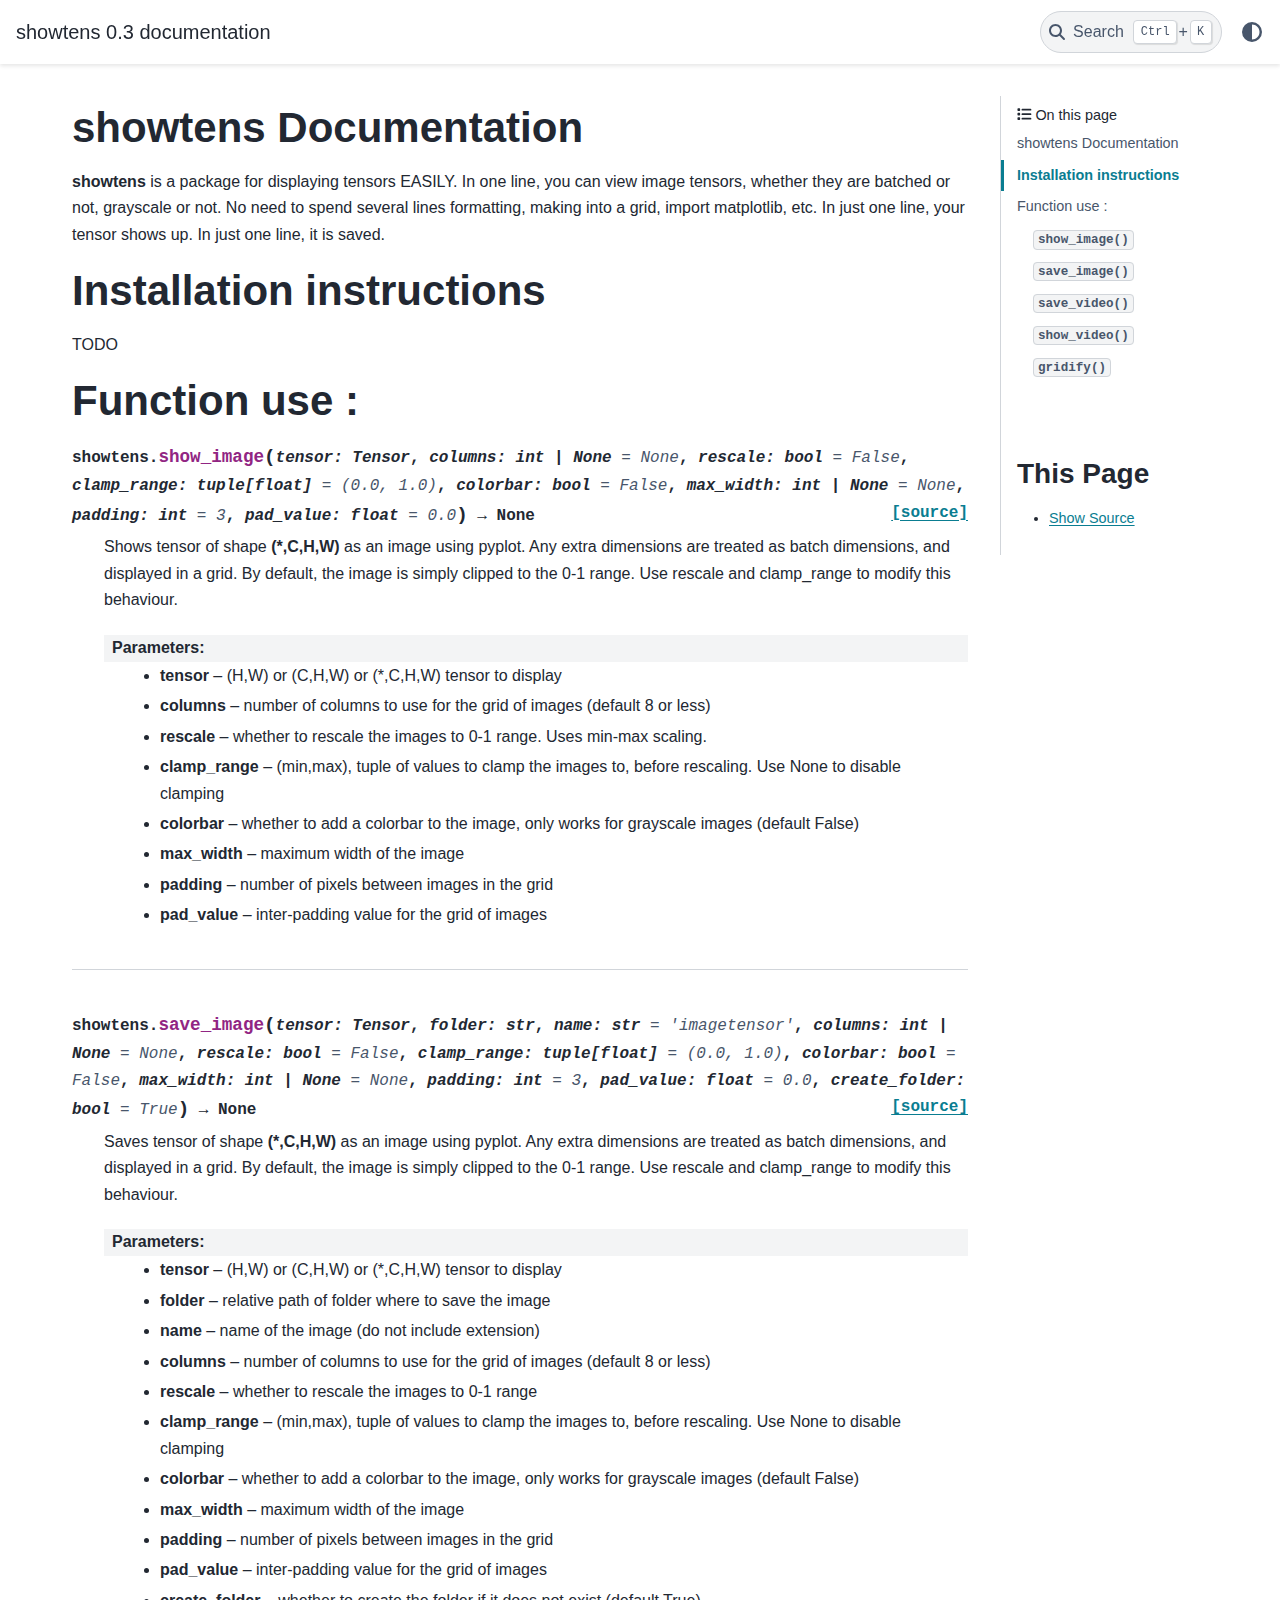
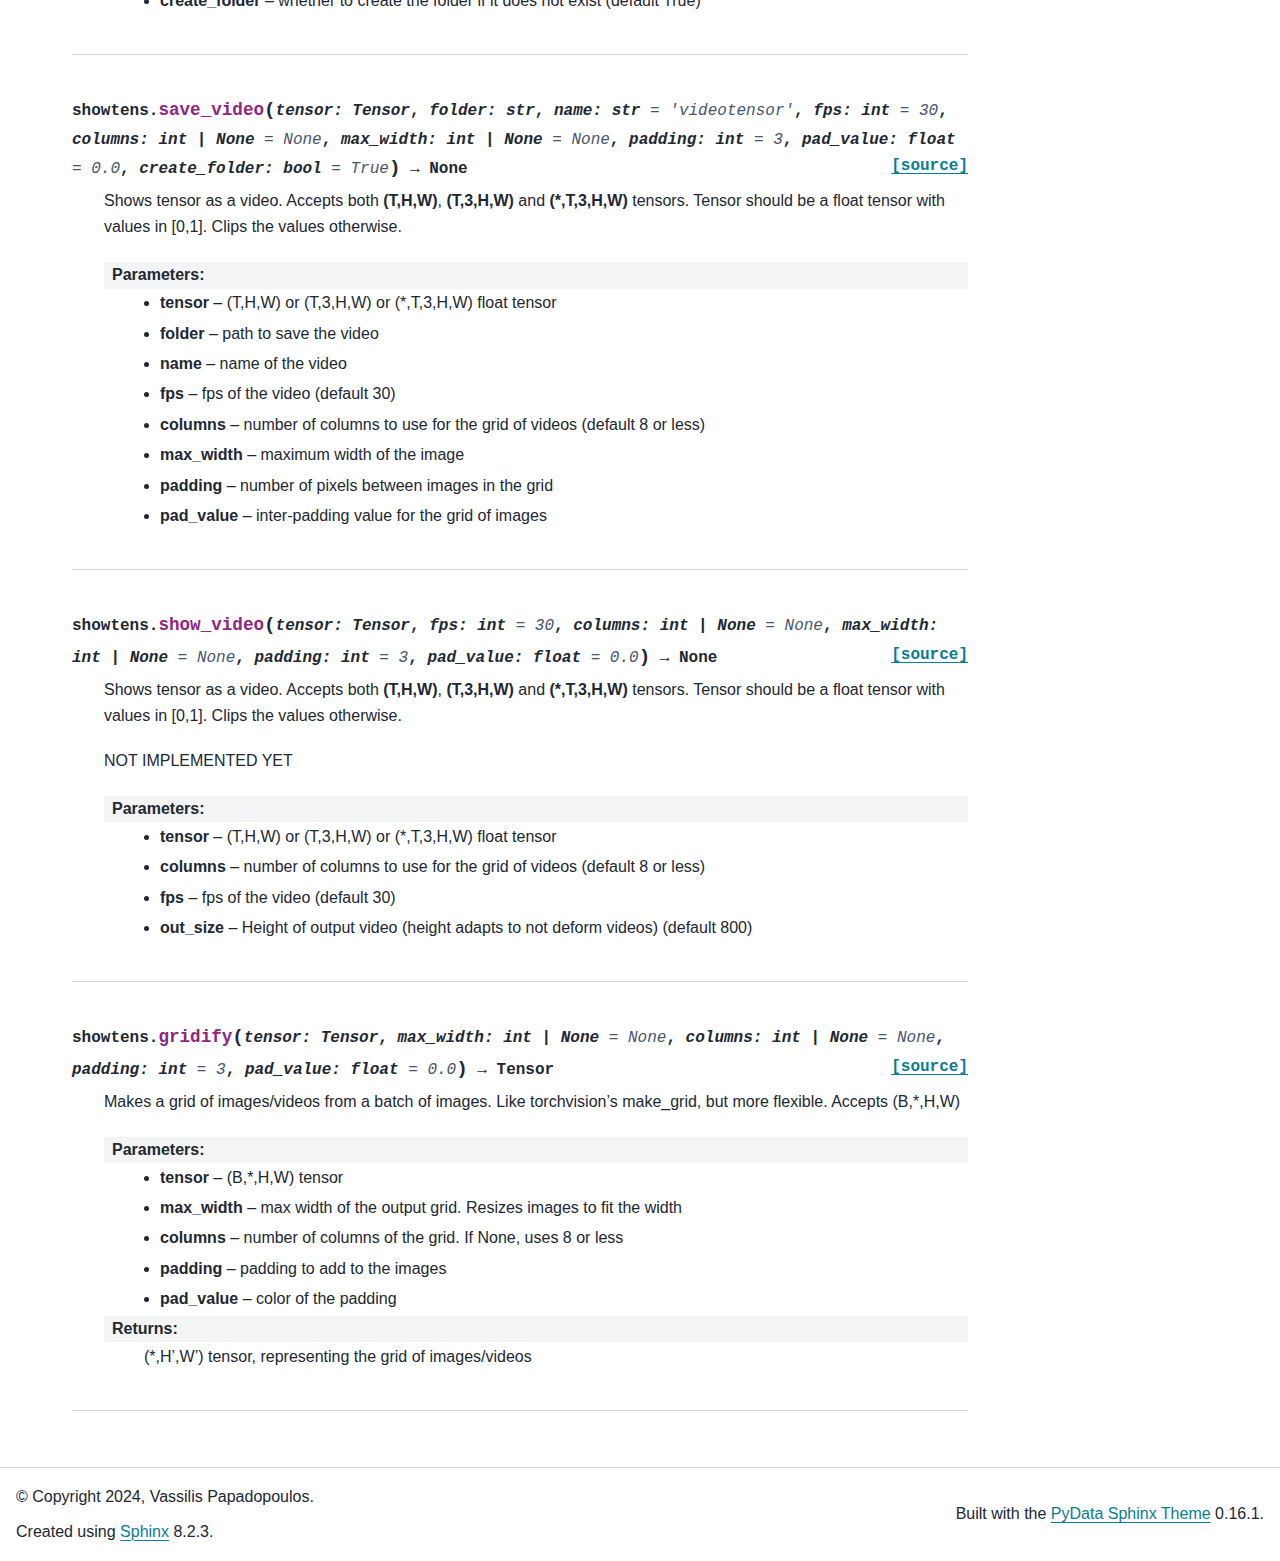
<file: index.html>
<!DOCTYPE html>


<html lang="en" data-content_root="./" >

  <head>
    <meta charset="utf-8" />
    <meta name="viewport" content="width=device-width, initial-scale=1.0" /><meta name="viewport" content="width=device-width, initial-scale=1" />

    <title>showtens Documentation &#8212; showtens 0.3 documentation</title>
  
  
  
  <script data-cfasync="false">
    document.documentElement.dataset.mode = localStorage.getItem("mode") || "";
    document.documentElement.dataset.theme = localStorage.getItem("theme") || "";
  </script>
  <!--
    this give us a css class that will be invisible only if js is disabled
  -->
  <noscript>
    <style>
      .pst-js-only { display: none !important; }

    </style>
  </noscript>
  
  <!-- Loaded before other Sphinx assets -->
  <link href="_static/styles/theme.css?digest=8878045cc6db502f8baf" rel="stylesheet" />
<link href="_static/styles/pydata-sphinx-theme.css?digest=8878045cc6db502f8baf" rel="stylesheet" />

    <link rel="stylesheet" type="text/css" href="_static/pygments.css?v=8f2a1f02" />
    <link rel="stylesheet" type="text/css" href="_static/custom.css?v=f9c38fcf" />
  
  <!-- So that users can add custom icons -->
  <script src="_static/scripts/fontawesome.js?digest=8878045cc6db502f8baf"></script>
  <!-- Pre-loaded scripts that we'll load fully later -->
  <link rel="preload" as="script" href="_static/scripts/bootstrap.js?digest=8878045cc6db502f8baf" />
<link rel="preload" as="script" href="_static/scripts/pydata-sphinx-theme.js?digest=8878045cc6db502f8baf" />

    <script src="_static/documentation_options.js?v=b489f392"></script>
    <script src="_static/doctools.js?v=9bcbadda"></script>
    <script src="_static/sphinx_highlight.js?v=dc90522c"></script>
    <script>DOCUMENTATION_OPTIONS.pagename = 'index';</script>
    <link rel="index" title="Index" href="genindex.html" />
    <link rel="search" title="Search" href="search.html" />
  <meta name="viewport" content="width=device-width, initial-scale=1"/>
  <meta name="docsearch:language" content="en"/>
  <meta name="docsearch:version" content="" />
  </head>
  
  
  <body data-bs-spy="scroll" data-bs-target=".bd-toc-nav" data-offset="180" data-bs-root-margin="0px 0px -60%" data-default-mode="">

  
  
  <div id="pst-skip-link" class="skip-link d-print-none"><a href="#main-content">Skip to main content</a></div>
  
  <div id="pst-scroll-pixel-helper"></div>
  
  <button type="button" class="btn rounded-pill" id="pst-back-to-top">
    <i class="fa-solid fa-arrow-up"></i>Back to top</button>

  
  <dialog id="pst-search-dialog">
    
<form class="bd-search d-flex align-items-center"
      action="search.html"
      method="get">
  <i class="fa-solid fa-magnifying-glass"></i>
  <input type="search"
         class="form-control"
         name="q"
         placeholder="Search the docs ..."
         aria-label="Search the docs ..."
         autocomplete="off"
         autocorrect="off"
         autocapitalize="off"
         spellcheck="false"/>
  <span class="search-button__kbd-shortcut"><kbd class="kbd-shortcut__modifier">Ctrl</kbd>+<kbd>K</kbd></span>
</form>
  </dialog>

  <div class="pst-async-banner-revealer d-none">
  <aside id="bd-header-version-warning" class="d-none d-print-none" aria-label="Version warning"></aside>
</div>

  
    <header class="bd-header navbar navbar-expand-lg bd-navbar d-print-none">
<div class="bd-header__inner bd-page-width">
  <button class="pst-navbar-icon sidebar-toggle primary-toggle" aria-label="Site navigation">
    <span class="fa-solid fa-bars"></span>
  </button>
  
  
  <div class="col-lg-3 navbar-header-items__start">
    
      <div class="navbar-item">

  
    
  

<a class="navbar-brand logo" href="#">
  
  
  
  
  
  
    <p class="title logo__title">showtens 0.3 documentation</p>
  
</a></div>
    
  </div>
  
  <div class="col-lg-9 navbar-header-items">
    
    <div class="me-auto navbar-header-items__center">
      
        <div class="navbar-item">
<nav>
  <ul class="bd-navbar-elements navbar-nav">
    
  </ul>
</nav></div>
      
    </div>
    
    
    <div class="navbar-header-items__end">
      
        <div class="navbar-item navbar-persistent--container">
          

<button class="btn search-button-field search-button__button pst-js-only" title="Search" aria-label="Search" data-bs-placement="bottom" data-bs-toggle="tooltip">
 <i class="fa-solid fa-magnifying-glass"></i>
 <span class="search-button__default-text">Search</span>
 <span class="search-button__kbd-shortcut"><kbd class="kbd-shortcut__modifier">Ctrl</kbd>+<kbd class="kbd-shortcut__modifier">K</kbd></span>
</button>
        </div>
      
      
        <div class="navbar-item">

<button class="btn btn-sm nav-link pst-navbar-icon theme-switch-button pst-js-only" aria-label="Color mode" data-bs-title="Color mode"  data-bs-placement="bottom" data-bs-toggle="tooltip">
  <i class="theme-switch fa-solid fa-sun                fa-lg" data-mode="light" title="Light"></i>
  <i class="theme-switch fa-solid fa-moon               fa-lg" data-mode="dark"  title="Dark"></i>
  <i class="theme-switch fa-solid fa-circle-half-stroke fa-lg" data-mode="auto"  title="System Settings"></i>
</button></div>
      
    </div>
    
  </div>
  
  
    <div class="navbar-persistent--mobile">

<button class="btn search-button-field search-button__button pst-js-only" title="Search" aria-label="Search" data-bs-placement="bottom" data-bs-toggle="tooltip">
 <i class="fa-solid fa-magnifying-glass"></i>
 <span class="search-button__default-text">Search</span>
 <span class="search-button__kbd-shortcut"><kbd class="kbd-shortcut__modifier">Ctrl</kbd>+<kbd class="kbd-shortcut__modifier">K</kbd></span>
</button>
    </div>
  

  
    <button class="pst-navbar-icon sidebar-toggle secondary-toggle" aria-label="On this page">
      <span class="fa-solid fa-outdent"></span>
    </button>
  
</div>

    </header>
  

  <div class="bd-container">
    <div class="bd-container__inner bd-page-width">
      
      
      
        
      
      <dialog id="pst-primary-sidebar-modal"></dialog>
      <div id="pst-primary-sidebar" class="bd-sidebar-primary bd-sidebar hide-on-wide">
        

  
  <div class="sidebar-header-items sidebar-primary__section">
    
    
      <div class="sidebar-header-items__center">
        
          
          
            <div class="navbar-item">
<nav>
  <ul class="bd-navbar-elements navbar-nav">
    
  </ul>
</nav></div>
          
        
      </div>
    
    
    
      <div class="sidebar-header-items__end">
        
          <div class="navbar-item">

<button class="btn btn-sm nav-link pst-navbar-icon theme-switch-button pst-js-only" aria-label="Color mode" data-bs-title="Color mode"  data-bs-placement="bottom" data-bs-toggle="tooltip">
  <i class="theme-switch fa-solid fa-sun                fa-lg" data-mode="light" title="Light"></i>
  <i class="theme-switch fa-solid fa-moon               fa-lg" data-mode="dark"  title="Dark"></i>
  <i class="theme-switch fa-solid fa-circle-half-stroke fa-lg" data-mode="auto"  title="System Settings"></i>
</button></div>
        
      </div>
    
  </div>
  
  
  <div class="sidebar-primary-items__end sidebar-primary__section">
      <div class="sidebar-primary-item">
<div id="ethical-ad-placement"
      class="flat"
      data-ea-publisher="readthedocs"
      data-ea-type="readthedocs-sidebar"
      data-ea-manual="true">
</div></div>
  </div>


      </div>
      
      <main id="main-content" class="bd-main" role="main">
        
        
          <div class="bd-content">
            <div class="bd-article-container">
              
              <div class="bd-header-article d-print-none"></div>
              
              
              
                
<div id="searchbox"></div>
                <article class="bd-article">
                  
  <section id="showtens-documentation">
<h1>showtens Documentation<a class="headerlink" href="#showtens-documentation" title="Link to this heading">#</a></h1>
<p><strong>showtens</strong> is a package for displaying tensors EASILY. In one line, you can
view image tensors, whether they are batched or not, grayscale or not.
No need to spend several lines formatting, making into a grid, import matplotlib, etc.
In just one line, your tensor shows up. In just one line, it is saved.</p>
</section>
<section id="installation-instructions">
<h1>Installation instructions<a class="headerlink" href="#installation-instructions" title="Link to this heading">#</a></h1>
<p>TODO</p>
</section>
<section id="module-showtens">
<span id="function-use"></span><h1>Function use :<a class="headerlink" href="#module-showtens" title="Link to this heading">#</a></h1>
<dl class="py function">
<dt class="sig sig-object py" id="showtens.show_image">
<span class="sig-prename descclassname"><span class="pre">showtens.</span></span><span class="sig-name descname"><span class="pre">show_image</span></span><span class="sig-paren">(</span><em class="sig-param"><span class="n"><span class="pre">tensor</span></span><span class="p"><span class="pre">:</span></span><span class="w"> </span><span class="n"><span class="pre">Tensor</span></span></em>, <em class="sig-param"><span class="n"><span class="pre">columns</span></span><span class="p"><span class="pre">:</span></span><span class="w"> </span><span class="n"><span class="pre">int</span><span class="w"> </span><span class="p"><span class="pre">|</span></span><span class="w"> </span><span class="pre">None</span></span><span class="w"> </span><span class="o"><span class="pre">=</span></span><span class="w"> </span><span class="default_value"><span class="pre">None</span></span></em>, <em class="sig-param"><span class="n"><span class="pre">rescale</span></span><span class="p"><span class="pre">:</span></span><span class="w"> </span><span class="n"><span class="pre">bool</span></span><span class="w"> </span><span class="o"><span class="pre">=</span></span><span class="w"> </span><span class="default_value"><span class="pre">False</span></span></em>, <em class="sig-param"><span class="n"><span class="pre">clamp_range</span></span><span class="p"><span class="pre">:</span></span><span class="w"> </span><span class="n"><span class="pre">tuple</span><span class="p"><span class="pre">[</span></span><span class="pre">float</span><span class="p"><span class="pre">]</span></span></span><span class="w"> </span><span class="o"><span class="pre">=</span></span><span class="w"> </span><span class="default_value"><span class="pre">(0.0,</span> <span class="pre">1.0)</span></span></em>, <em class="sig-param"><span class="n"><span class="pre">colorbar</span></span><span class="p"><span class="pre">:</span></span><span class="w"> </span><span class="n"><span class="pre">bool</span></span><span class="w"> </span><span class="o"><span class="pre">=</span></span><span class="w"> </span><span class="default_value"><span class="pre">False</span></span></em>, <em class="sig-param"><span class="n"><span class="pre">max_width</span></span><span class="p"><span class="pre">:</span></span><span class="w"> </span><span class="n"><span class="pre">int</span><span class="w"> </span><span class="p"><span class="pre">|</span></span><span class="w"> </span><span class="pre">None</span></span><span class="w"> </span><span class="o"><span class="pre">=</span></span><span class="w"> </span><span class="default_value"><span class="pre">None</span></span></em>, <em class="sig-param"><span class="n"><span class="pre">padding</span></span><span class="p"><span class="pre">:</span></span><span class="w"> </span><span class="n"><span class="pre">int</span></span><span class="w"> </span><span class="o"><span class="pre">=</span></span><span class="w"> </span><span class="default_value"><span class="pre">3</span></span></em>, <em class="sig-param"><span class="n"><span class="pre">pad_value</span></span><span class="p"><span class="pre">:</span></span><span class="w"> </span><span class="n"><span class="pre">float</span></span><span class="w"> </span><span class="o"><span class="pre">=</span></span><span class="w"> </span><span class="default_value"><span class="pre">0.0</span></span></em><span class="sig-paren">)</span> <span class="sig-return"><span class="sig-return-icon">&#x2192;</span> <span class="sig-return-typehint"><span class="pre">None</span></span></span><a class="reference internal" href="_modules/showtens/images.html#show_image"><span class="viewcode-link"><span class="pre">[source]</span></span></a><a class="headerlink" href="#showtens.show_image" title="Link to this definition">#</a></dt>
<dd><p>Shows tensor of shape <strong>(*,C,H,W)</strong> as an image using pyplot.
Any extra dimensions are treated as batch dimensions, and displayed in a grid.
By default, the image is simply clipped to the 0-1 range. Use rescale and clamp_range to modify this behaviour.</p>
<dl class="field-list simple">
<dt class="field-odd">Parameters<span class="colon">:</span></dt>
<dd class="field-odd"><ul class="simple">
<li><p><strong>tensor</strong> – (H,W) or (C,H,W) or (*,C,H,W) tensor to display</p></li>
<li><p><strong>columns</strong> – number of columns to use for the grid of images (default 8 or less)</p></li>
<li><p><strong>rescale</strong> – whether to rescale the images to 0-1 range. Uses min-max scaling.</p></li>
<li><p><strong>clamp_range</strong> – (min,max), tuple of values to clamp the images to, before rescaling. Use None to disable clamping</p></li>
<li><p><strong>colorbar</strong> – whether to add a colorbar to the image, only works for grayscale images (default False)</p></li>
<li><p><strong>max_width</strong> – maximum width of the image</p></li>
<li><p><strong>padding</strong> – number of pixels between images in the grid</p></li>
<li><p><strong>pad_value</strong> – inter-padding value for the grid of images</p></li>
</ul>
</dd>
</dl>
</dd></dl>

<dl class="py function">
<dt class="sig sig-object py" id="showtens.save_image">
<span class="sig-prename descclassname"><span class="pre">showtens.</span></span><span class="sig-name descname"><span class="pre">save_image</span></span><span class="sig-paren">(</span><em class="sig-param"><span class="n"><span class="pre">tensor</span></span><span class="p"><span class="pre">:</span></span><span class="w"> </span><span class="n"><span class="pre">Tensor</span></span></em>, <em class="sig-param"><span class="n"><span class="pre">folder</span></span><span class="p"><span class="pre">:</span></span><span class="w"> </span><span class="n"><span class="pre">str</span></span></em>, <em class="sig-param"><span class="n"><span class="pre">name</span></span><span class="p"><span class="pre">:</span></span><span class="w"> </span><span class="n"><span class="pre">str</span></span><span class="w"> </span><span class="o"><span class="pre">=</span></span><span class="w"> </span><span class="default_value"><span class="pre">'imagetensor'</span></span></em>, <em class="sig-param"><span class="n"><span class="pre">columns</span></span><span class="p"><span class="pre">:</span></span><span class="w"> </span><span class="n"><span class="pre">int</span><span class="w"> </span><span class="p"><span class="pre">|</span></span><span class="w"> </span><span class="pre">None</span></span><span class="w"> </span><span class="o"><span class="pre">=</span></span><span class="w"> </span><span class="default_value"><span class="pre">None</span></span></em>, <em class="sig-param"><span class="n"><span class="pre">rescale</span></span><span class="p"><span class="pre">:</span></span><span class="w"> </span><span class="n"><span class="pre">bool</span></span><span class="w"> </span><span class="o"><span class="pre">=</span></span><span class="w"> </span><span class="default_value"><span class="pre">False</span></span></em>, <em class="sig-param"><span class="n"><span class="pre">clamp_range</span></span><span class="p"><span class="pre">:</span></span><span class="w"> </span><span class="n"><span class="pre">tuple</span><span class="p"><span class="pre">[</span></span><span class="pre">float</span><span class="p"><span class="pre">]</span></span></span><span class="w"> </span><span class="o"><span class="pre">=</span></span><span class="w"> </span><span class="default_value"><span class="pre">(0.0,</span> <span class="pre">1.0)</span></span></em>, <em class="sig-param"><span class="n"><span class="pre">colorbar</span></span><span class="p"><span class="pre">:</span></span><span class="w"> </span><span class="n"><span class="pre">bool</span></span><span class="w"> </span><span class="o"><span class="pre">=</span></span><span class="w"> </span><span class="default_value"><span class="pre">False</span></span></em>, <em class="sig-param"><span class="n"><span class="pre">max_width</span></span><span class="p"><span class="pre">:</span></span><span class="w"> </span><span class="n"><span class="pre">int</span><span class="w"> </span><span class="p"><span class="pre">|</span></span><span class="w"> </span><span class="pre">None</span></span><span class="w"> </span><span class="o"><span class="pre">=</span></span><span class="w"> </span><span class="default_value"><span class="pre">None</span></span></em>, <em class="sig-param"><span class="n"><span class="pre">padding</span></span><span class="p"><span class="pre">:</span></span><span class="w"> </span><span class="n"><span class="pre">int</span></span><span class="w"> </span><span class="o"><span class="pre">=</span></span><span class="w"> </span><span class="default_value"><span class="pre">3</span></span></em>, <em class="sig-param"><span class="n"><span class="pre">pad_value</span></span><span class="p"><span class="pre">:</span></span><span class="w"> </span><span class="n"><span class="pre">float</span></span><span class="w"> </span><span class="o"><span class="pre">=</span></span><span class="w"> </span><span class="default_value"><span class="pre">0.0</span></span></em>, <em class="sig-param"><span class="n"><span class="pre">create_folder</span></span><span class="p"><span class="pre">:</span></span><span class="w"> </span><span class="n"><span class="pre">bool</span></span><span class="w"> </span><span class="o"><span class="pre">=</span></span><span class="w"> </span><span class="default_value"><span class="pre">True</span></span></em><span class="sig-paren">)</span> <span class="sig-return"><span class="sig-return-icon">&#x2192;</span> <span class="sig-return-typehint"><span class="pre">None</span></span></span><a class="reference internal" href="_modules/showtens/images.html#save_image"><span class="viewcode-link"><span class="pre">[source]</span></span></a><a class="headerlink" href="#showtens.save_image" title="Link to this definition">#</a></dt>
<dd><p>Saves tensor of shape <strong>(*,C,H,W)</strong> as an image using pyplot.
Any extra dimensions are treated as batch dimensions, and displayed in a grid.
By default, the image is simply clipped to the 0-1 range. Use rescale and clamp_range to modify this behaviour.</p>
<dl class="field-list simple">
<dt class="field-odd">Parameters<span class="colon">:</span></dt>
<dd class="field-odd"><ul class="simple">
<li><p><strong>tensor</strong> – (H,W) or (C,H,W) or (*,C,H,W) tensor to display</p></li>
<li><p><strong>folder</strong> – relative path of folder where to save the image</p></li>
<li><p><strong>name</strong> – name of the image (do not include extension)</p></li>
<li><p><strong>columns</strong> – number of columns to use for the grid of images (default 8 or less)</p></li>
<li><p><strong>rescale</strong> – whether to rescale the images to 0-1 range</p></li>
<li><p><strong>clamp_range</strong> – (min,max), tuple of values to clamp the images to, before rescaling. Use None to disable clamping</p></li>
<li><p><strong>colorbar</strong> – whether to add a colorbar to the image, only works for grayscale images (default False)</p></li>
<li><p><strong>max_width</strong> – maximum width of the image</p></li>
<li><p><strong>padding</strong> – number of pixels between images in the grid</p></li>
<li><p><strong>pad_value</strong> – inter-padding value for the grid of images</p></li>
<li><p><strong>create_folder</strong> – whether to create the folder if it does not exist (default True)</p></li>
</ul>
</dd>
</dl>
</dd></dl>

<dl class="py function">
<dt class="sig sig-object py" id="showtens.save_video">
<span class="sig-prename descclassname"><span class="pre">showtens.</span></span><span class="sig-name descname"><span class="pre">save_video</span></span><span class="sig-paren">(</span><em class="sig-param"><span class="n"><span class="pre">tensor</span></span><span class="p"><span class="pre">:</span></span><span class="w"> </span><span class="n"><span class="pre">Tensor</span></span></em>, <em class="sig-param"><span class="n"><span class="pre">folder</span></span><span class="p"><span class="pre">:</span></span><span class="w"> </span><span class="n"><span class="pre">str</span></span></em>, <em class="sig-param"><span class="n"><span class="pre">name</span></span><span class="p"><span class="pre">:</span></span><span class="w"> </span><span class="n"><span class="pre">str</span></span><span class="w"> </span><span class="o"><span class="pre">=</span></span><span class="w"> </span><span class="default_value"><span class="pre">'videotensor'</span></span></em>, <em class="sig-param"><span class="n"><span class="pre">fps</span></span><span class="p"><span class="pre">:</span></span><span class="w"> </span><span class="n"><span class="pre">int</span></span><span class="w"> </span><span class="o"><span class="pre">=</span></span><span class="w"> </span><span class="default_value"><span class="pre">30</span></span></em>, <em class="sig-param"><span class="n"><span class="pre">columns</span></span><span class="p"><span class="pre">:</span></span><span class="w"> </span><span class="n"><span class="pre">int</span><span class="w"> </span><span class="p"><span class="pre">|</span></span><span class="w"> </span><span class="pre">None</span></span><span class="w"> </span><span class="o"><span class="pre">=</span></span><span class="w"> </span><span class="default_value"><span class="pre">None</span></span></em>, <em class="sig-param"><span class="n"><span class="pre">max_width</span></span><span class="p"><span class="pre">:</span></span><span class="w"> </span><span class="n"><span class="pre">int</span><span class="w"> </span><span class="p"><span class="pre">|</span></span><span class="w"> </span><span class="pre">None</span></span><span class="w"> </span><span class="o"><span class="pre">=</span></span><span class="w"> </span><span class="default_value"><span class="pre">None</span></span></em>, <em class="sig-param"><span class="n"><span class="pre">padding</span></span><span class="p"><span class="pre">:</span></span><span class="w"> </span><span class="n"><span class="pre">int</span></span><span class="w"> </span><span class="o"><span class="pre">=</span></span><span class="w"> </span><span class="default_value"><span class="pre">3</span></span></em>, <em class="sig-param"><span class="n"><span class="pre">pad_value</span></span><span class="p"><span class="pre">:</span></span><span class="w"> </span><span class="n"><span class="pre">float</span></span><span class="w"> </span><span class="o"><span class="pre">=</span></span><span class="w"> </span><span class="default_value"><span class="pre">0.0</span></span></em>, <em class="sig-param"><span class="n"><span class="pre">create_folder</span></span><span class="p"><span class="pre">:</span></span><span class="w"> </span><span class="n"><span class="pre">bool</span></span><span class="w"> </span><span class="o"><span class="pre">=</span></span><span class="w"> </span><span class="default_value"><span class="pre">True</span></span></em><span class="sig-paren">)</span> <span class="sig-return"><span class="sig-return-icon">&#x2192;</span> <span class="sig-return-typehint"><span class="pre">None</span></span></span><a class="reference internal" href="_modules/showtens/videos.html#save_video"><span class="viewcode-link"><span class="pre">[source]</span></span></a><a class="headerlink" href="#showtens.save_video" title="Link to this definition">#</a></dt>
<dd><p>Shows tensor as a video. Accepts both <strong>(T,H,W)</strong>, <strong>(T,3,H,W)</strong> and <strong>(*,T,3,H,W)</strong> tensors.
Tensor should be a float tensor with values in [0,1]. Clips the values otherwise.</p>
<dl class="field-list simple">
<dt class="field-odd">Parameters<span class="colon">:</span></dt>
<dd class="field-odd"><ul class="simple">
<li><p><strong>tensor</strong> – (T,H,W) or (T,3,H,W) or (*,T,3,H,W) float tensor</p></li>
<li><p><strong>folder</strong> – path to save the video</p></li>
<li><p><strong>name</strong> – name of the video</p></li>
<li><p><strong>fps</strong> – fps of the video (default 30)</p></li>
<li><p><strong>columns</strong> – number of columns to use for the grid of videos (default 8 or less)</p></li>
<li><p><strong>max_width</strong> – maximum width of the image</p></li>
<li><p><strong>padding</strong> – number of pixels between images in the grid</p></li>
<li><p><strong>pad_value</strong> – inter-padding value for the grid of images</p></li>
</ul>
</dd>
</dl>
</dd></dl>

<dl class="py function">
<dt class="sig sig-object py" id="showtens.show_video">
<span class="sig-prename descclassname"><span class="pre">showtens.</span></span><span class="sig-name descname"><span class="pre">show_video</span></span><span class="sig-paren">(</span><em class="sig-param"><span class="n"><span class="pre">tensor</span></span><span class="p"><span class="pre">:</span></span><span class="w"> </span><span class="n"><span class="pre">Tensor</span></span></em>, <em class="sig-param"><span class="n"><span class="pre">fps</span></span><span class="p"><span class="pre">:</span></span><span class="w"> </span><span class="n"><span class="pre">int</span></span><span class="w"> </span><span class="o"><span class="pre">=</span></span><span class="w"> </span><span class="default_value"><span class="pre">30</span></span></em>, <em class="sig-param"><span class="n"><span class="pre">columns</span></span><span class="p"><span class="pre">:</span></span><span class="w"> </span><span class="n"><span class="pre">int</span><span class="w"> </span><span class="p"><span class="pre">|</span></span><span class="w"> </span><span class="pre">None</span></span><span class="w"> </span><span class="o"><span class="pre">=</span></span><span class="w"> </span><span class="default_value"><span class="pre">None</span></span></em>, <em class="sig-param"><span class="n"><span class="pre">max_width</span></span><span class="p"><span class="pre">:</span></span><span class="w"> </span><span class="n"><span class="pre">int</span><span class="w"> </span><span class="p"><span class="pre">|</span></span><span class="w"> </span><span class="pre">None</span></span><span class="w"> </span><span class="o"><span class="pre">=</span></span><span class="w"> </span><span class="default_value"><span class="pre">None</span></span></em>, <em class="sig-param"><span class="n"><span class="pre">padding</span></span><span class="p"><span class="pre">:</span></span><span class="w"> </span><span class="n"><span class="pre">int</span></span><span class="w"> </span><span class="o"><span class="pre">=</span></span><span class="w"> </span><span class="default_value"><span class="pre">3</span></span></em>, <em class="sig-param"><span class="n"><span class="pre">pad_value</span></span><span class="p"><span class="pre">:</span></span><span class="w"> </span><span class="n"><span class="pre">float</span></span><span class="w"> </span><span class="o"><span class="pre">=</span></span><span class="w"> </span><span class="default_value"><span class="pre">0.0</span></span></em><span class="sig-paren">)</span> <span class="sig-return"><span class="sig-return-icon">&#x2192;</span> <span class="sig-return-typehint"><span class="pre">None</span></span></span><a class="reference internal" href="_modules/showtens/videos.html#show_video"><span class="viewcode-link"><span class="pre">[source]</span></span></a><a class="headerlink" href="#showtens.show_video" title="Link to this definition">#</a></dt>
<dd><p>Shows tensor as a video. Accepts both <strong>(T,H,W)</strong>, <strong>(T,3,H,W)</strong> and <strong>(*,T,3,H,W)</strong> tensors.
Tensor should be a float tensor with values in [0,1]. Clips the values otherwise.</p>
<p>NOT IMPLEMENTED YET</p>
<dl class="field-list simple">
<dt class="field-odd">Parameters<span class="colon">:</span></dt>
<dd class="field-odd"><ul class="simple">
<li><p><strong>tensor</strong> – (T,H,W) or (T,3,H,W) or (*,T,3,H,W) float tensor</p></li>
<li><p><strong>columns</strong> – number of columns to use for the grid of videos (default 8 or less)</p></li>
<li><p><strong>fps</strong> – fps of the video (default 30)</p></li>
<li><p><strong>out_size</strong> – Height of output video (height adapts to not deform videos) (default 800)</p></li>
</ul>
</dd>
</dl>
</dd></dl>

<dl class="py function">
<dt class="sig sig-object py" id="showtens.gridify">
<span class="sig-prename descclassname"><span class="pre">showtens.</span></span><span class="sig-name descname"><span class="pre">gridify</span></span><span class="sig-paren">(</span><em class="sig-param"><span class="n"><span class="pre">tensor</span></span><span class="p"><span class="pre">:</span></span><span class="w"> </span><span class="n"><span class="pre">Tensor</span></span></em>, <em class="sig-param"><span class="n"><span class="pre">max_width</span></span><span class="p"><span class="pre">:</span></span><span class="w"> </span><span class="n"><span class="pre">int</span><span class="w"> </span><span class="p"><span class="pre">|</span></span><span class="w"> </span><span class="pre">None</span></span><span class="w"> </span><span class="o"><span class="pre">=</span></span><span class="w"> </span><span class="default_value"><span class="pre">None</span></span></em>, <em class="sig-param"><span class="n"><span class="pre">columns</span></span><span class="p"><span class="pre">:</span></span><span class="w"> </span><span class="n"><span class="pre">int</span><span class="w"> </span><span class="p"><span class="pre">|</span></span><span class="w"> </span><span class="pre">None</span></span><span class="w"> </span><span class="o"><span class="pre">=</span></span><span class="w"> </span><span class="default_value"><span class="pre">None</span></span></em>, <em class="sig-param"><span class="n"><span class="pre">padding</span></span><span class="p"><span class="pre">:</span></span><span class="w"> </span><span class="n"><span class="pre">int</span></span><span class="w"> </span><span class="o"><span class="pre">=</span></span><span class="w"> </span><span class="default_value"><span class="pre">3</span></span></em>, <em class="sig-param"><span class="n"><span class="pre">pad_value</span></span><span class="p"><span class="pre">:</span></span><span class="w"> </span><span class="n"><span class="pre">float</span></span><span class="w"> </span><span class="o"><span class="pre">=</span></span><span class="w"> </span><span class="default_value"><span class="pre">0.0</span></span></em><span class="sig-paren">)</span> <span class="sig-return"><span class="sig-return-icon">&#x2192;</span> <span class="sig-return-typehint"><span class="pre">Tensor</span></span></span><a class="reference internal" href="_modules/showtens/util.html#gridify"><span class="viewcode-link"><span class="pre">[source]</span></span></a><a class="headerlink" href="#showtens.gridify" title="Link to this definition">#</a></dt>
<dd><p>Makes a grid of images/videos from a batch of images.
Like torchvision’s make_grid, but more flexible.
Accepts (B,*,H,W)</p>
<dl class="field-list simple">
<dt class="field-odd">Parameters<span class="colon">:</span></dt>
<dd class="field-odd"><ul class="simple">
<li><p><strong>tensor</strong> – (B,*,H,W) tensor</p></li>
<li><p><strong>max_width</strong> – max width of the output grid. Resizes images to fit the width</p></li>
<li><p><strong>columns</strong> – number of columns of the grid. If None, uses 8 or less</p></li>
<li><p><strong>padding</strong> – padding to add to the images</p></li>
<li><p><strong>pad_value</strong> – color of the padding</p></li>
</ul>
</dd>
<dt class="field-even">Returns<span class="colon">:</span></dt>
<dd class="field-even"><p>(*,H’,W’) tensor, representing the grid of images/videos</p>
</dd>
</dl>
</dd></dl>

</section>


                </article>
              
              
              
              
              
                <footer class="prev-next-footer d-print-none">
                  
<div class="prev-next-area">
</div>
                </footer>
              
            </div>
            
            
              
                <dialog id="pst-secondary-sidebar-modal"></dialog>
                <div id="pst-secondary-sidebar" class="bd-sidebar-secondary bd-toc"><div class="sidebar-secondary-items sidebar-secondary__inner">


  <div class="sidebar-secondary-item">
<div
    id="pst-page-navigation-heading-2"
    class="page-toc tocsection onthispage">
    <i class="fa-solid fa-list"></i> On this page
  </div>
  <nav class="bd-toc-nav page-toc" aria-labelledby="pst-page-navigation-heading-2">
    <ul class="visible nav section-nav flex-column">
<li class="toc-h1 nav-item toc-entry"><a class="reference internal nav-link" href="#">showtens Documentation</a></li>
<li class="toc-h1 nav-item toc-entry"><a class="reference internal nav-link" href="#installation-instructions">Installation instructions</a></li>
<li class="toc-h1 nav-item toc-entry"><a class="reference internal nav-link" href="#module-showtens">Function use :</a><ul class="visible nav section-nav flex-column">
<li class="toc-h2 nav-item toc-entry"><a class="reference internal nav-link" href="#showtens.show_image"><code class="docutils literal notranslate"><span class="pre">show_image()</span></code></a></li>
<li class="toc-h2 nav-item toc-entry"><a class="reference internal nav-link" href="#showtens.save_image"><code class="docutils literal notranslate"><span class="pre">save_image()</span></code></a></li>
<li class="toc-h2 nav-item toc-entry"><a class="reference internal nav-link" href="#showtens.save_video"><code class="docutils literal notranslate"><span class="pre">save_video()</span></code></a></li>
<li class="toc-h2 nav-item toc-entry"><a class="reference internal nav-link" href="#showtens.show_video"><code class="docutils literal notranslate"><span class="pre">show_video()</span></code></a></li>
<li class="toc-h2 nav-item toc-entry"><a class="reference internal nav-link" href="#showtens.gridify"><code class="docutils literal notranslate"><span class="pre">gridify()</span></code></a></li>
</ul>
</li>
</ul>

  </nav></div>

  <div class="sidebar-secondary-item">
  <div role="note" aria-label="source link">
    <h3>This Page</h3>
    <ul class="this-page-menu">
      <li><a href="_sources/index.rst.txt"
            rel="nofollow">Show Source</a></li>
    </ul>
   </div></div>

</div></div>
              
            
          </div>
          <footer class="bd-footer-content">
            
          </footer>
        
      </main>
    </div>
  </div>
  
  <!-- Scripts loaded after <body> so the DOM is not blocked -->
  <script defer src="_static/scripts/bootstrap.js?digest=8878045cc6db502f8baf"></script>
<script defer src="_static/scripts/pydata-sphinx-theme.js?digest=8878045cc6db502f8baf"></script>

  <footer class="bd-footer">
<div class="bd-footer__inner bd-page-width">
  
    <div class="footer-items__start">
      
        <div class="footer-item">

  <p class="copyright">
    
      © Copyright 2024, Vassilis Papadopoulos.
      <br/>
    
  </p>
</div>
      
        <div class="footer-item">

  <p class="sphinx-version">
    Created using <a href="https://www.sphinx-doc.org/">Sphinx</a> 8.2.3.
    <br/>
  </p>
</div>
      
    </div>
  
  
  
    <div class="footer-items__end">
      
        <div class="footer-item">
<p class="theme-version">
  <!-- # L10n: Setting the PST URL as an argument as this does not need to be localized -->
  Built with the <a href="https://pydata-sphinx-theme.readthedocs.io/en/stable/index.html">PyData Sphinx Theme</a> 0.16.1.
</p></div>
      
    </div>
  
</div>

  </footer>
  </body>
</html>
</file>
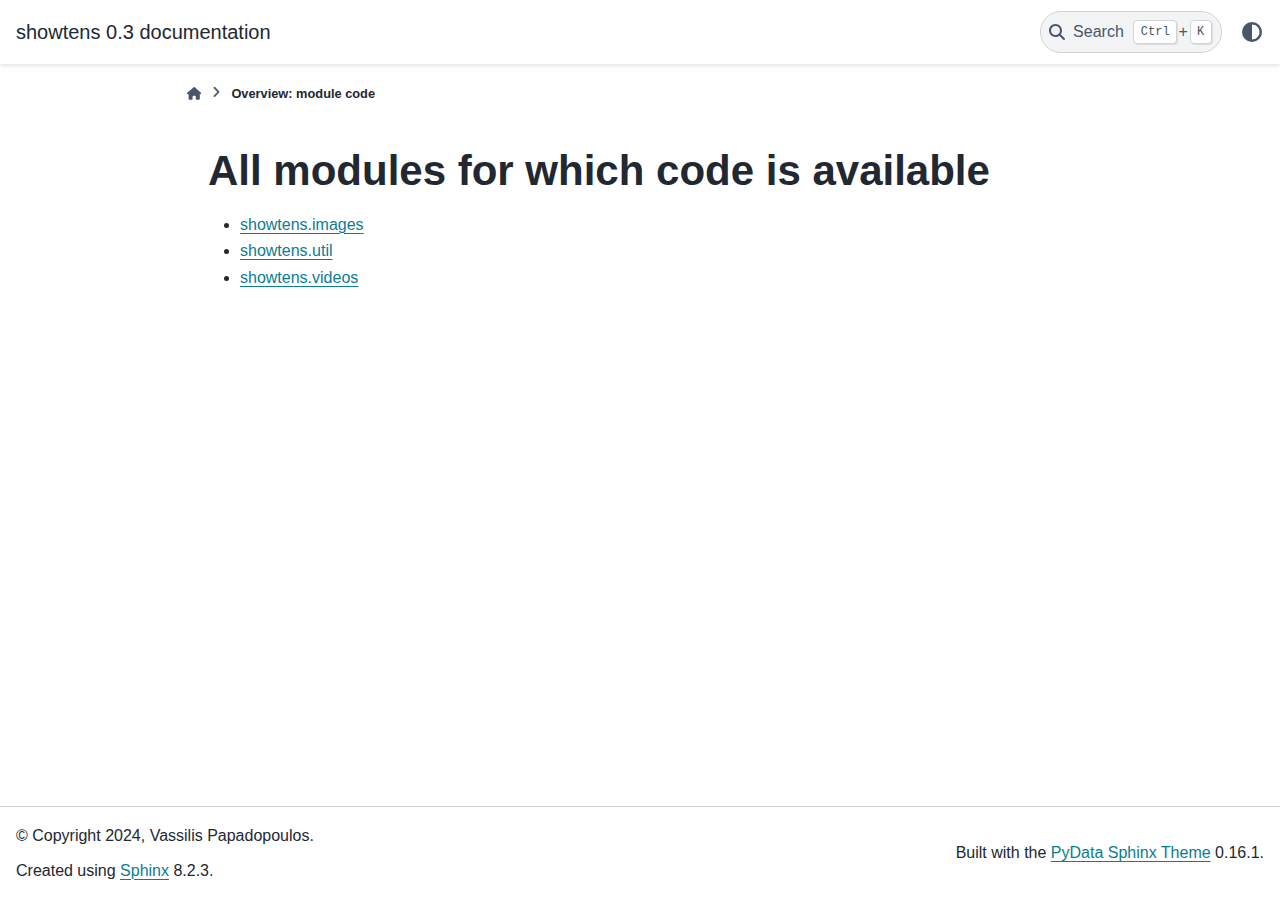
<file: _modules/index.html>
<!DOCTYPE html>


<html lang="en" data-content_root="../" >

  <head>
    <meta charset="utf-8" />
    <meta name="viewport" content="width=device-width, initial-scale=1.0" />
    <title>Overview: module code &#8212; showtens 0.3 documentation</title>
  
  
  
  <script data-cfasync="false">
    document.documentElement.dataset.mode = localStorage.getItem("mode") || "";
    document.documentElement.dataset.theme = localStorage.getItem("theme") || "";
  </script>
  <!--
    this give us a css class that will be invisible only if js is disabled
  -->
  <noscript>
    <style>
      .pst-js-only { display: none !important; }

    </style>
  </noscript>
  
  <!-- Loaded before other Sphinx assets -->
  <link href="../_static/styles/theme.css?digest=8878045cc6db502f8baf" rel="stylesheet" />
<link href="../_static/styles/pydata-sphinx-theme.css?digest=8878045cc6db502f8baf" rel="stylesheet" />

    <link rel="stylesheet" type="text/css" href="../_static/pygments.css?v=8f2a1f02" />
    <link rel="stylesheet" type="text/css" href="../_static/custom.css?v=f9c38fcf" />
  
  <!-- So that users can add custom icons -->
  <script src="../_static/scripts/fontawesome.js?digest=8878045cc6db502f8baf"></script>
  <!-- Pre-loaded scripts that we'll load fully later -->
  <link rel="preload" as="script" href="../_static/scripts/bootstrap.js?digest=8878045cc6db502f8baf" />
<link rel="preload" as="script" href="../_static/scripts/pydata-sphinx-theme.js?digest=8878045cc6db502f8baf" />

    <script src="../_static/documentation_options.js?v=b489f392"></script>
    <script src="../_static/doctools.js?v=9bcbadda"></script>
    <script src="../_static/sphinx_highlight.js?v=dc90522c"></script>
    <script>DOCUMENTATION_OPTIONS.pagename = '_modules/index';</script>
    <link rel="index" title="Index" href="../genindex.html" />
    <link rel="search" title="Search" href="../search.html" />
  <meta name="viewport" content="width=device-width, initial-scale=1"/>
  <meta name="docsearch:language" content="en"/>
  <meta name="docsearch:version" content="" />
  </head>
  
  
  <body data-bs-spy="scroll" data-bs-target=".bd-toc-nav" data-offset="180" data-bs-root-margin="0px 0px -60%" data-default-mode="">

  
  
  <div id="pst-skip-link" class="skip-link d-print-none"><a href="#main-content">Skip to main content</a></div>
  
  <div id="pst-scroll-pixel-helper"></div>
  
  <button type="button" class="btn rounded-pill" id="pst-back-to-top">
    <i class="fa-solid fa-arrow-up"></i>Back to top</button>

  
  <dialog id="pst-search-dialog">
    
<form class="bd-search d-flex align-items-center"
      action="../search.html"
      method="get">
  <i class="fa-solid fa-magnifying-glass"></i>
  <input type="search"
         class="form-control"
         name="q"
         placeholder="Search the docs ..."
         aria-label="Search the docs ..."
         autocomplete="off"
         autocorrect="off"
         autocapitalize="off"
         spellcheck="false"/>
  <span class="search-button__kbd-shortcut"><kbd class="kbd-shortcut__modifier">Ctrl</kbd>+<kbd>K</kbd></span>
</form>
  </dialog>

  <div class="pst-async-banner-revealer d-none">
  <aside id="bd-header-version-warning" class="d-none d-print-none" aria-label="Version warning"></aside>
</div>

  
    <header class="bd-header navbar navbar-expand-lg bd-navbar d-print-none">
<div class="bd-header__inner bd-page-width">
  <button class="pst-navbar-icon sidebar-toggle primary-toggle" aria-label="Site navigation">
    <span class="fa-solid fa-bars"></span>
  </button>
  
  
  <div class="col-lg-3 navbar-header-items__start">
    
      <div class="navbar-item">

  
    
  

<a class="navbar-brand logo" href="../index.html">
  
  
  
  
  
  
    <p class="title logo__title">showtens 0.3 documentation</p>
  
</a></div>
    
  </div>
  
  <div class="col-lg-9 navbar-header-items">
    
    <div class="me-auto navbar-header-items__center">
      
        <div class="navbar-item">
<nav>
  <ul class="bd-navbar-elements navbar-nav">
    
  </ul>
</nav></div>
      
    </div>
    
    
    <div class="navbar-header-items__end">
      
        <div class="navbar-item navbar-persistent--container">
          

<button class="btn search-button-field search-button__button pst-js-only" title="Search" aria-label="Search" data-bs-placement="bottom" data-bs-toggle="tooltip">
 <i class="fa-solid fa-magnifying-glass"></i>
 <span class="search-button__default-text">Search</span>
 <span class="search-button__kbd-shortcut"><kbd class="kbd-shortcut__modifier">Ctrl</kbd>+<kbd class="kbd-shortcut__modifier">K</kbd></span>
</button>
        </div>
      
      
        <div class="navbar-item">

<button class="btn btn-sm nav-link pst-navbar-icon theme-switch-button pst-js-only" aria-label="Color mode" data-bs-title="Color mode"  data-bs-placement="bottom" data-bs-toggle="tooltip">
  <i class="theme-switch fa-solid fa-sun                fa-lg" data-mode="light" title="Light"></i>
  <i class="theme-switch fa-solid fa-moon               fa-lg" data-mode="dark"  title="Dark"></i>
  <i class="theme-switch fa-solid fa-circle-half-stroke fa-lg" data-mode="auto"  title="System Settings"></i>
</button></div>
      
    </div>
    
  </div>
  
  
    <div class="navbar-persistent--mobile">

<button class="btn search-button-field search-button__button pst-js-only" title="Search" aria-label="Search" data-bs-placement="bottom" data-bs-toggle="tooltip">
 <i class="fa-solid fa-magnifying-glass"></i>
 <span class="search-button__default-text">Search</span>
 <span class="search-button__kbd-shortcut"><kbd class="kbd-shortcut__modifier">Ctrl</kbd>+<kbd class="kbd-shortcut__modifier">K</kbd></span>
</button>
    </div>
  

  
</div>

    </header>
  

  <div class="bd-container">
    <div class="bd-container__inner bd-page-width">
      
      
      
        
      
      <dialog id="pst-primary-sidebar-modal"></dialog>
      <div id="pst-primary-sidebar" class="bd-sidebar-primary bd-sidebar hide-on-wide">
        

  
  <div class="sidebar-header-items sidebar-primary__section">
    
    
      <div class="sidebar-header-items__center">
        
          
          
            <div class="navbar-item">
<nav>
  <ul class="bd-navbar-elements navbar-nav">
    
  </ul>
</nav></div>
          
        
      </div>
    
    
    
      <div class="sidebar-header-items__end">
        
          <div class="navbar-item">

<button class="btn btn-sm nav-link pst-navbar-icon theme-switch-button pst-js-only" aria-label="Color mode" data-bs-title="Color mode"  data-bs-placement="bottom" data-bs-toggle="tooltip">
  <i class="theme-switch fa-solid fa-sun                fa-lg" data-mode="light" title="Light"></i>
  <i class="theme-switch fa-solid fa-moon               fa-lg" data-mode="dark"  title="Dark"></i>
  <i class="theme-switch fa-solid fa-circle-half-stroke fa-lg" data-mode="auto"  title="System Settings"></i>
</button></div>
        
      </div>
    
  </div>
  
  
  <div class="sidebar-primary-items__end sidebar-primary__section">
      <div class="sidebar-primary-item">
<div id="ethical-ad-placement"
      class="flat"
      data-ea-publisher="readthedocs"
      data-ea-type="readthedocs-sidebar"
      data-ea-manual="true">
</div></div>
  </div>


      </div>
      
      <main id="main-content" class="bd-main" role="main">
        
        
          <div class="bd-content">
            <div class="bd-article-container">
              
              <div class="bd-header-article d-print-none">
<div class="header-article-items header-article__inner">
  
    <div class="header-article-items__start">
      
        <div class="header-article-item">

<nav aria-label="Breadcrumb" class="d-print-none">
  <ul class="bd-breadcrumbs">
    
    <li class="breadcrumb-item breadcrumb-home">
      <a href="../index.html" class="nav-link" aria-label="Home">
        <i class="fa-solid fa-home"></i>
      </a>
    </li>
    <li class="breadcrumb-item active" aria-current="page"><span class="ellipsis">Overview: module code</span></li>
  </ul>
</nav>
</div>
      
    </div>
  
  
</div>
</div>
              
              
              
                
<div id="searchbox"></div>
                <article class="bd-article">
                  
  <h1>All modules for which code is available</h1>
<ul><li><a href="showtens/images.html">showtens.images</a></li>
<li><a href="showtens/util.html">showtens.util</a></li>
<li><a href="showtens/videos.html">showtens.videos</a></li>
</ul>

                </article>
              
              
              
              
              
                <footer class="prev-next-footer d-print-none">
                  
<div class="prev-next-area">
</div>
                </footer>
              
            </div>
            
            
              
            
          </div>
          <footer class="bd-footer-content">
            
          </footer>
        
      </main>
    </div>
  </div>
  
  <!-- Scripts loaded after <body> so the DOM is not blocked -->
  <script defer src="../_static/scripts/bootstrap.js?digest=8878045cc6db502f8baf"></script>
<script defer src="../_static/scripts/pydata-sphinx-theme.js?digest=8878045cc6db502f8baf"></script>

  <footer class="bd-footer">
<div class="bd-footer__inner bd-page-width">
  
    <div class="footer-items__start">
      
        <div class="footer-item">

  <p class="copyright">
    
      © Copyright 2024, Vassilis Papadopoulos.
      <br/>
    
  </p>
</div>
      
        <div class="footer-item">

  <p class="sphinx-version">
    Created using <a href="https://www.sphinx-doc.org/">Sphinx</a> 8.2.3.
    <br/>
  </p>
</div>
      
    </div>
  
  
  
    <div class="footer-items__end">
      
        <div class="footer-item">
<p class="theme-version">
  <!-- # L10n: Setting the PST URL as an argument as this does not need to be localized -->
  Built with the <a href="https://pydata-sphinx-theme.readthedocs.io/en/stable/index.html">PyData Sphinx Theme</a> 0.16.1.
</p></div>
      
    </div>
  
</div>

  </footer>
  </body>
</html>
</file>
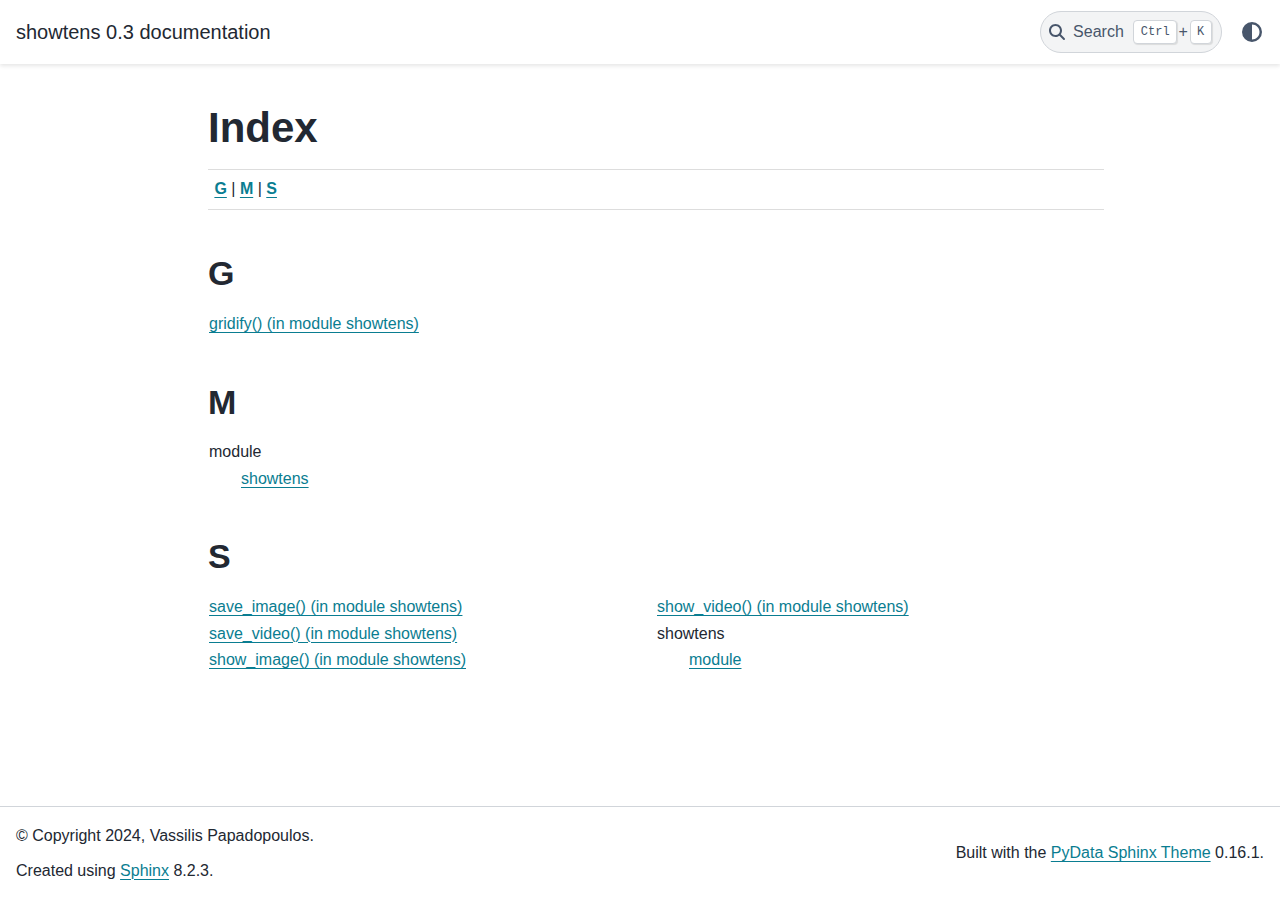
<file: genindex.html>
<!DOCTYPE html>


<html lang="en" data-content_root="./" >

  <head>
    <meta charset="utf-8" />
    <meta name="viewport" content="width=device-width, initial-scale=1.0" />
    <title>Index &#8212; showtens 0.3 documentation</title>
  
  
  
  <script data-cfasync="false">
    document.documentElement.dataset.mode = localStorage.getItem("mode") || "";
    document.documentElement.dataset.theme = localStorage.getItem("theme") || "";
  </script>
  <!--
    this give us a css class that will be invisible only if js is disabled
  -->
  <noscript>
    <style>
      .pst-js-only { display: none !important; }

    </style>
  </noscript>
  
  <!-- Loaded before other Sphinx assets -->
  <link href="_static/styles/theme.css?digest=8878045cc6db502f8baf" rel="stylesheet" />
<link href="_static/styles/pydata-sphinx-theme.css?digest=8878045cc6db502f8baf" rel="stylesheet" />

    <link rel="stylesheet" type="text/css" href="_static/pygments.css?v=8f2a1f02" />
    <link rel="stylesheet" type="text/css" href="_static/custom.css?v=f9c38fcf" />
  
  <!-- So that users can add custom icons -->
  <script src="_static/scripts/fontawesome.js?digest=8878045cc6db502f8baf"></script>
  <!-- Pre-loaded scripts that we'll load fully later -->
  <link rel="preload" as="script" href="_static/scripts/bootstrap.js?digest=8878045cc6db502f8baf" />
<link rel="preload" as="script" href="_static/scripts/pydata-sphinx-theme.js?digest=8878045cc6db502f8baf" />

    <script src="_static/documentation_options.js?v=b489f392"></script>
    <script src="_static/doctools.js?v=9bcbadda"></script>
    <script src="_static/sphinx_highlight.js?v=dc90522c"></script>
    <script>DOCUMENTATION_OPTIONS.pagename = 'genindex';</script>
    <link rel="index" title="Index" href="#" />
    <link rel="search" title="Search" href="search.html" />
  <meta name="viewport" content="width=device-width, initial-scale=1"/>
  <meta name="docsearch:language" content="en"/>
  <meta name="docsearch:version" content="" />
  </head>
  
  
  <body data-bs-spy="scroll" data-bs-target=".bd-toc-nav" data-offset="180" data-bs-root-margin="0px 0px -60%" data-default-mode="">

  
  
  <div id="pst-skip-link" class="skip-link d-print-none"><a href="#main-content">Skip to main content</a></div>
  
  <div id="pst-scroll-pixel-helper"></div>
  
  <button type="button" class="btn rounded-pill" id="pst-back-to-top">
    <i class="fa-solid fa-arrow-up"></i>Back to top</button>

  
  <dialog id="pst-search-dialog">
    
<form class="bd-search d-flex align-items-center"
      action="search.html"
      method="get">
  <i class="fa-solid fa-magnifying-glass"></i>
  <input type="search"
         class="form-control"
         name="q"
         placeholder="Search the docs ..."
         aria-label="Search the docs ..."
         autocomplete="off"
         autocorrect="off"
         autocapitalize="off"
         spellcheck="false"/>
  <span class="search-button__kbd-shortcut"><kbd class="kbd-shortcut__modifier">Ctrl</kbd>+<kbd>K</kbd></span>
</form>
  </dialog>

  <div class="pst-async-banner-revealer d-none">
  <aside id="bd-header-version-warning" class="d-none d-print-none" aria-label="Version warning"></aside>
</div>

  
    <header class="bd-header navbar navbar-expand-lg bd-navbar d-print-none">
<div class="bd-header__inner bd-page-width">
  <button class="pst-navbar-icon sidebar-toggle primary-toggle" aria-label="Site navigation">
    <span class="fa-solid fa-bars"></span>
  </button>
  
  
  <div class="col-lg-3 navbar-header-items__start">
    
      <div class="navbar-item">

  
    
  

<a class="navbar-brand logo" href="index.html">
  
  
  
  
  
  
    <p class="title logo__title">showtens 0.3 documentation</p>
  
</a></div>
    
  </div>
  
  <div class="col-lg-9 navbar-header-items">
    
    <div class="me-auto navbar-header-items__center">
      
        <div class="navbar-item">
<nav>
  <ul class="bd-navbar-elements navbar-nav">
    
  </ul>
</nav></div>
      
    </div>
    
    
    <div class="navbar-header-items__end">
      
        <div class="navbar-item navbar-persistent--container">
          

<button class="btn search-button-field search-button__button pst-js-only" title="Search" aria-label="Search" data-bs-placement="bottom" data-bs-toggle="tooltip">
 <i class="fa-solid fa-magnifying-glass"></i>
 <span class="search-button__default-text">Search</span>
 <span class="search-button__kbd-shortcut"><kbd class="kbd-shortcut__modifier">Ctrl</kbd>+<kbd class="kbd-shortcut__modifier">K</kbd></span>
</button>
        </div>
      
      
        <div class="navbar-item">

<button class="btn btn-sm nav-link pst-navbar-icon theme-switch-button pst-js-only" aria-label="Color mode" data-bs-title="Color mode"  data-bs-placement="bottom" data-bs-toggle="tooltip">
  <i class="theme-switch fa-solid fa-sun                fa-lg" data-mode="light" title="Light"></i>
  <i class="theme-switch fa-solid fa-moon               fa-lg" data-mode="dark"  title="Dark"></i>
  <i class="theme-switch fa-solid fa-circle-half-stroke fa-lg" data-mode="auto"  title="System Settings"></i>
</button></div>
      
    </div>
    
  </div>
  
  
    <div class="navbar-persistent--mobile">

<button class="btn search-button-field search-button__button pst-js-only" title="Search" aria-label="Search" data-bs-placement="bottom" data-bs-toggle="tooltip">
 <i class="fa-solid fa-magnifying-glass"></i>
 <span class="search-button__default-text">Search</span>
 <span class="search-button__kbd-shortcut"><kbd class="kbd-shortcut__modifier">Ctrl</kbd>+<kbd class="kbd-shortcut__modifier">K</kbd></span>
</button>
    </div>
  

  
</div>

    </header>
  

  <div class="bd-container">
    <div class="bd-container__inner bd-page-width">
      
      
      
        
      
      <dialog id="pst-primary-sidebar-modal"></dialog>
      <div id="pst-primary-sidebar" class="bd-sidebar-primary bd-sidebar hide-on-wide">
        

  
  <div class="sidebar-header-items sidebar-primary__section">
    
    
      <div class="sidebar-header-items__center">
        
          
          
            <div class="navbar-item">
<nav>
  <ul class="bd-navbar-elements navbar-nav">
    
  </ul>
</nav></div>
          
        
      </div>
    
    
    
      <div class="sidebar-header-items__end">
        
          <div class="navbar-item">

<button class="btn btn-sm nav-link pst-navbar-icon theme-switch-button pst-js-only" aria-label="Color mode" data-bs-title="Color mode"  data-bs-placement="bottom" data-bs-toggle="tooltip">
  <i class="theme-switch fa-solid fa-sun                fa-lg" data-mode="light" title="Light"></i>
  <i class="theme-switch fa-solid fa-moon               fa-lg" data-mode="dark"  title="Dark"></i>
  <i class="theme-switch fa-solid fa-circle-half-stroke fa-lg" data-mode="auto"  title="System Settings"></i>
</button></div>
        
      </div>
    
  </div>
  
  
  <div class="sidebar-primary-items__end sidebar-primary__section">
      <div class="sidebar-primary-item">
<div id="ethical-ad-placement"
      class="flat"
      data-ea-publisher="readthedocs"
      data-ea-type="readthedocs-sidebar"
      data-ea-manual="true">
</div></div>
  </div>


      </div>
      
      <main id="main-content" class="bd-main" role="main">
        
        
          <div class="bd-content">
            <div class="bd-article-container">
              
              <div class="bd-header-article d-print-none"></div>
              
              
              
                
<div id="searchbox"></div>
                <article class="bd-article">
                  

<h1 id="index">Index</h1>

<div class="genindex-jumpbox">
 <a href="#G"><strong>G</strong></a>
 | <a href="#M"><strong>M</strong></a>
 | <a href="#S"><strong>S</strong></a>
 
</div>
<h2 id="G">G</h2>
<table style="width: 100%" class="indextable genindextable"><tr>
  <td style="width: 33%; vertical-align: top;"><ul>
      <li><a href="index.html#showtens.gridify">gridify() (in module showtens)</a>
</li>
  </ul></td>
</tr></table>

<h2 id="M">M</h2>
<table style="width: 100%" class="indextable genindextable"><tr>
  <td style="width: 33%; vertical-align: top;"><ul>
      <li>
    module

      <ul>
        <li><a href="index.html#module-showtens">showtens</a>
</li>
      </ul></li>
  </ul></td>
</tr></table>

<h2 id="S">S</h2>
<table style="width: 100%" class="indextable genindextable"><tr>
  <td style="width: 33%; vertical-align: top;"><ul>
      <li><a href="index.html#showtens.save_image">save_image() (in module showtens)</a>
</li>
      <li><a href="index.html#showtens.save_video">save_video() (in module showtens)</a>
</li>
      <li><a href="index.html#showtens.show_image">show_image() (in module showtens)</a>
</li>
  </ul></td>
  <td style="width: 33%; vertical-align: top;"><ul>
      <li><a href="index.html#showtens.show_video">show_video() (in module showtens)</a>
</li>
      <li>
    showtens

      <ul>
        <li><a href="index.html#module-showtens">module</a>
</li>
      </ul></li>
  </ul></td>
</tr></table>



                </article>
              
              
              
              
              
                <footer class="prev-next-footer d-print-none">
                  
<div class="prev-next-area">
</div>
                </footer>
              
            </div>
            
            
              
            
          </div>
          <footer class="bd-footer-content">
            
          </footer>
        
      </main>
    </div>
  </div>
  
  <!-- Scripts loaded after <body> so the DOM is not blocked -->
  <script defer src="_static/scripts/bootstrap.js?digest=8878045cc6db502f8baf"></script>
<script defer src="_static/scripts/pydata-sphinx-theme.js?digest=8878045cc6db502f8baf"></script>

  <footer class="bd-footer">
<div class="bd-footer__inner bd-page-width">
  
    <div class="footer-items__start">
      
        <div class="footer-item">

  <p class="copyright">
    
      © Copyright 2024, Vassilis Papadopoulos.
      <br/>
    
  </p>
</div>
      
        <div class="footer-item">

  <p class="sphinx-version">
    Created using <a href="https://www.sphinx-doc.org/">Sphinx</a> 8.2.3.
    <br/>
  </p>
</div>
      
    </div>
  
  
  
    <div class="footer-items__end">
      
        <div class="footer-item">
<p class="theme-version">
  <!-- # L10n: Setting the PST URL as an argument as this does not need to be localized -->
  Built with the <a href="https://pydata-sphinx-theme.readthedocs.io/en/stable/index.html">PyData Sphinx Theme</a> 0.16.1.
</p></div>
      
    </div>
  
</div>

  </footer>
  </body>
</html>
</file>
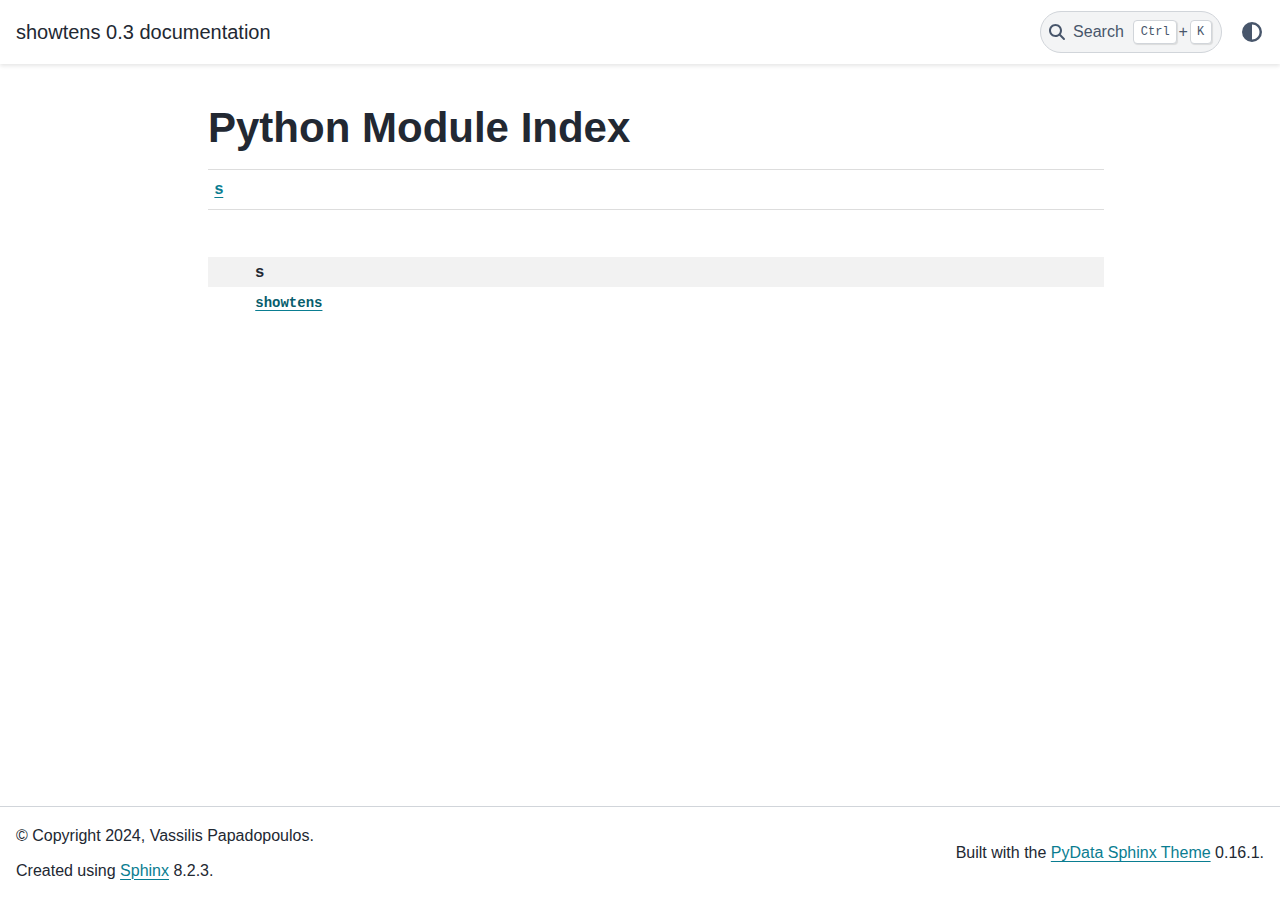
<file: py-modindex.html>
<!DOCTYPE html>


<html lang="en" data-content_root="./" >

  <head>
    <meta charset="utf-8" />
    <meta name="viewport" content="width=device-width, initial-scale=1.0" />
    <title>Python Module Index &#8212; showtens 0.3 documentation</title>
  
  
  
  <script data-cfasync="false">
    document.documentElement.dataset.mode = localStorage.getItem("mode") || "";
    document.documentElement.dataset.theme = localStorage.getItem("theme") || "";
  </script>
  <!--
    this give us a css class that will be invisible only if js is disabled
  -->
  <noscript>
    <style>
      .pst-js-only { display: none !important; }

    </style>
  </noscript>
  
  <!-- Loaded before other Sphinx assets -->
  <link href="_static/styles/theme.css?digest=8878045cc6db502f8baf" rel="stylesheet" />
<link href="_static/styles/pydata-sphinx-theme.css?digest=8878045cc6db502f8baf" rel="stylesheet" />

    <link rel="stylesheet" type="text/css" href="_static/pygments.css?v=8f2a1f02" />
    <link rel="stylesheet" type="text/css" href="_static/custom.css?v=f9c38fcf" />
  
  <!-- So that users can add custom icons -->
  <script src="_static/scripts/fontawesome.js?digest=8878045cc6db502f8baf"></script>
  <!-- Pre-loaded scripts that we'll load fully later -->
  <link rel="preload" as="script" href="_static/scripts/bootstrap.js?digest=8878045cc6db502f8baf" />
<link rel="preload" as="script" href="_static/scripts/pydata-sphinx-theme.js?digest=8878045cc6db502f8baf" />

    <script src="_static/documentation_options.js?v=b489f392"></script>
    <script src="_static/doctools.js?v=9bcbadda"></script>
    <script src="_static/sphinx_highlight.js?v=dc90522c"></script>
    <script>DOCUMENTATION_OPTIONS.pagename = 'py-modindex';</script>
    <link rel="index" title="Index" href="genindex.html" />
    <link rel="search" title="Search" href="search.html" />

  <meta name="viewport" content="width=device-width, initial-scale=1"/>
  <meta name="docsearch:language" content="en"/>
  <meta name="docsearch:version" content="" />

    <script>
      DOCUMENTATION_OPTIONS.COLLAPSE_INDEX = true;
    </script>


  </head>
  
  
  <body data-bs-spy="scroll" data-bs-target=".bd-toc-nav" data-offset="180" data-bs-root-margin="0px 0px -60%" data-default-mode="">

  
  
  <div id="pst-skip-link" class="skip-link d-print-none"><a href="#main-content">Skip to main content</a></div>
  
  <div id="pst-scroll-pixel-helper"></div>
  
  <button type="button" class="btn rounded-pill" id="pst-back-to-top">
    <i class="fa-solid fa-arrow-up"></i>Back to top</button>

  
  <dialog id="pst-search-dialog">
    
<form class="bd-search d-flex align-items-center"
      action="search.html"
      method="get">
  <i class="fa-solid fa-magnifying-glass"></i>
  <input type="search"
         class="form-control"
         name="q"
         placeholder="Search the docs ..."
         aria-label="Search the docs ..."
         autocomplete="off"
         autocorrect="off"
         autocapitalize="off"
         spellcheck="false"/>
  <span class="search-button__kbd-shortcut"><kbd class="kbd-shortcut__modifier">Ctrl</kbd>+<kbd>K</kbd></span>
</form>
  </dialog>

  <div class="pst-async-banner-revealer d-none">
  <aside id="bd-header-version-warning" class="d-none d-print-none" aria-label="Version warning"></aside>
</div>

  
    <header class="bd-header navbar navbar-expand-lg bd-navbar d-print-none">
<div class="bd-header__inner bd-page-width">
  <button class="pst-navbar-icon sidebar-toggle primary-toggle" aria-label="Site navigation">
    <span class="fa-solid fa-bars"></span>
  </button>
  
  
  <div class="col-lg-3 navbar-header-items__start">
    
      <div class="navbar-item">

  
    
  

<a class="navbar-brand logo" href="index.html">
  
  
  
  
  
  
    <p class="title logo__title">showtens 0.3 documentation</p>
  
</a></div>
    
  </div>
  
  <div class="col-lg-9 navbar-header-items">
    
    <div class="me-auto navbar-header-items__center">
      
        <div class="navbar-item">
<nav>
  <ul class="bd-navbar-elements navbar-nav">
    
  </ul>
</nav></div>
      
    </div>
    
    
    <div class="navbar-header-items__end">
      
        <div class="navbar-item navbar-persistent--container">
          

<button class="btn search-button-field search-button__button pst-js-only" title="Search" aria-label="Search" data-bs-placement="bottom" data-bs-toggle="tooltip">
 <i class="fa-solid fa-magnifying-glass"></i>
 <span class="search-button__default-text">Search</span>
 <span class="search-button__kbd-shortcut"><kbd class="kbd-shortcut__modifier">Ctrl</kbd>+<kbd class="kbd-shortcut__modifier">K</kbd></span>
</button>
        </div>
      
      
        <div class="navbar-item">

<button class="btn btn-sm nav-link pst-navbar-icon theme-switch-button pst-js-only" aria-label="Color mode" data-bs-title="Color mode"  data-bs-placement="bottom" data-bs-toggle="tooltip">
  <i class="theme-switch fa-solid fa-sun                fa-lg" data-mode="light" title="Light"></i>
  <i class="theme-switch fa-solid fa-moon               fa-lg" data-mode="dark"  title="Dark"></i>
  <i class="theme-switch fa-solid fa-circle-half-stroke fa-lg" data-mode="auto"  title="System Settings"></i>
</button></div>
      
    </div>
    
  </div>
  
  
    <div class="navbar-persistent--mobile">

<button class="btn search-button-field search-button__button pst-js-only" title="Search" aria-label="Search" data-bs-placement="bottom" data-bs-toggle="tooltip">
 <i class="fa-solid fa-magnifying-glass"></i>
 <span class="search-button__default-text">Search</span>
 <span class="search-button__kbd-shortcut"><kbd class="kbd-shortcut__modifier">Ctrl</kbd>+<kbd class="kbd-shortcut__modifier">K</kbd></span>
</button>
    </div>
  

  
</div>

    </header>
  

  <div class="bd-container">
    <div class="bd-container__inner bd-page-width">
      
      
      
        
      
      <dialog id="pst-primary-sidebar-modal"></dialog>
      <div id="pst-primary-sidebar" class="bd-sidebar-primary bd-sidebar hide-on-wide">
        

  
  <div class="sidebar-header-items sidebar-primary__section">
    
    
      <div class="sidebar-header-items__center">
        
          
          
            <div class="navbar-item">
<nav>
  <ul class="bd-navbar-elements navbar-nav">
    
  </ul>
</nav></div>
          
        
      </div>
    
    
    
      <div class="sidebar-header-items__end">
        
          <div class="navbar-item">

<button class="btn btn-sm nav-link pst-navbar-icon theme-switch-button pst-js-only" aria-label="Color mode" data-bs-title="Color mode"  data-bs-placement="bottom" data-bs-toggle="tooltip">
  <i class="theme-switch fa-solid fa-sun                fa-lg" data-mode="light" title="Light"></i>
  <i class="theme-switch fa-solid fa-moon               fa-lg" data-mode="dark"  title="Dark"></i>
  <i class="theme-switch fa-solid fa-circle-half-stroke fa-lg" data-mode="auto"  title="System Settings"></i>
</button></div>
        
      </div>
    
  </div>
  
  
  <div class="sidebar-primary-items__end sidebar-primary__section">
      <div class="sidebar-primary-item">
<div id="ethical-ad-placement"
      class="flat"
      data-ea-publisher="readthedocs"
      data-ea-type="readthedocs-sidebar"
      data-ea-manual="true">
</div></div>
  </div>


      </div>
      
      <main id="main-content" class="bd-main" role="main">
        
        
          <div class="bd-content">
            <div class="bd-article-container">
              
              <div class="bd-header-article d-print-none"></div>
              
              
              
                
<div id="searchbox"></div>
                <article class="bd-article">
                  

   <h1>Python Module Index</h1>

   <div class="modindex-jumpbox">
   <a href="#cap-s"><strong>s</strong></a>
   </div>

   <table class="indextable modindextable">
     <tr class="pcap"><td></td><td>&#160;</td><td></td></tr>
     <tr class="cap" id="cap-s"><td></td><td>
       <strong>s</strong></td><td></td></tr>
     <tr>
       <td></td>
       <td>
       <a href="index.html#module-showtens"><code class="xref">showtens</code></a></td><td>
       <em></em></td></tr>
   </table>


                </article>
              
              
              
              
              
                <footer class="prev-next-footer d-print-none">
                  
<div class="prev-next-area">
</div>
                </footer>
              
            </div>
            
            
              
            
          </div>
          <footer class="bd-footer-content">
            
          </footer>
        
      </main>
    </div>
  </div>
  
  <!-- Scripts loaded after <body> so the DOM is not blocked -->
  <script defer src="_static/scripts/bootstrap.js?digest=8878045cc6db502f8baf"></script>
<script defer src="_static/scripts/pydata-sphinx-theme.js?digest=8878045cc6db502f8baf"></script>

  <footer class="bd-footer">
<div class="bd-footer__inner bd-page-width">
  
    <div class="footer-items__start">
      
        <div class="footer-item">

  <p class="copyright">
    
      © Copyright 2024, Vassilis Papadopoulos.
      <br/>
    
  </p>
</div>
      
        <div class="footer-item">

  <p class="sphinx-version">
    Created using <a href="https://www.sphinx-doc.org/">Sphinx</a> 8.2.3.
    <br/>
  </p>
</div>
      
    </div>
  
  
  
    <div class="footer-items__end">
      
        <div class="footer-item">
<p class="theme-version">
  <!-- # L10n: Setting the PST URL as an argument as this does not need to be localized -->
  Built with the <a href="https://pydata-sphinx-theme.readthedocs.io/en/stable/index.html">PyData Sphinx Theme</a> 0.16.1.
</p></div>
      
    </div>
  
</div>

  </footer>
  </body>
</html>
</file>
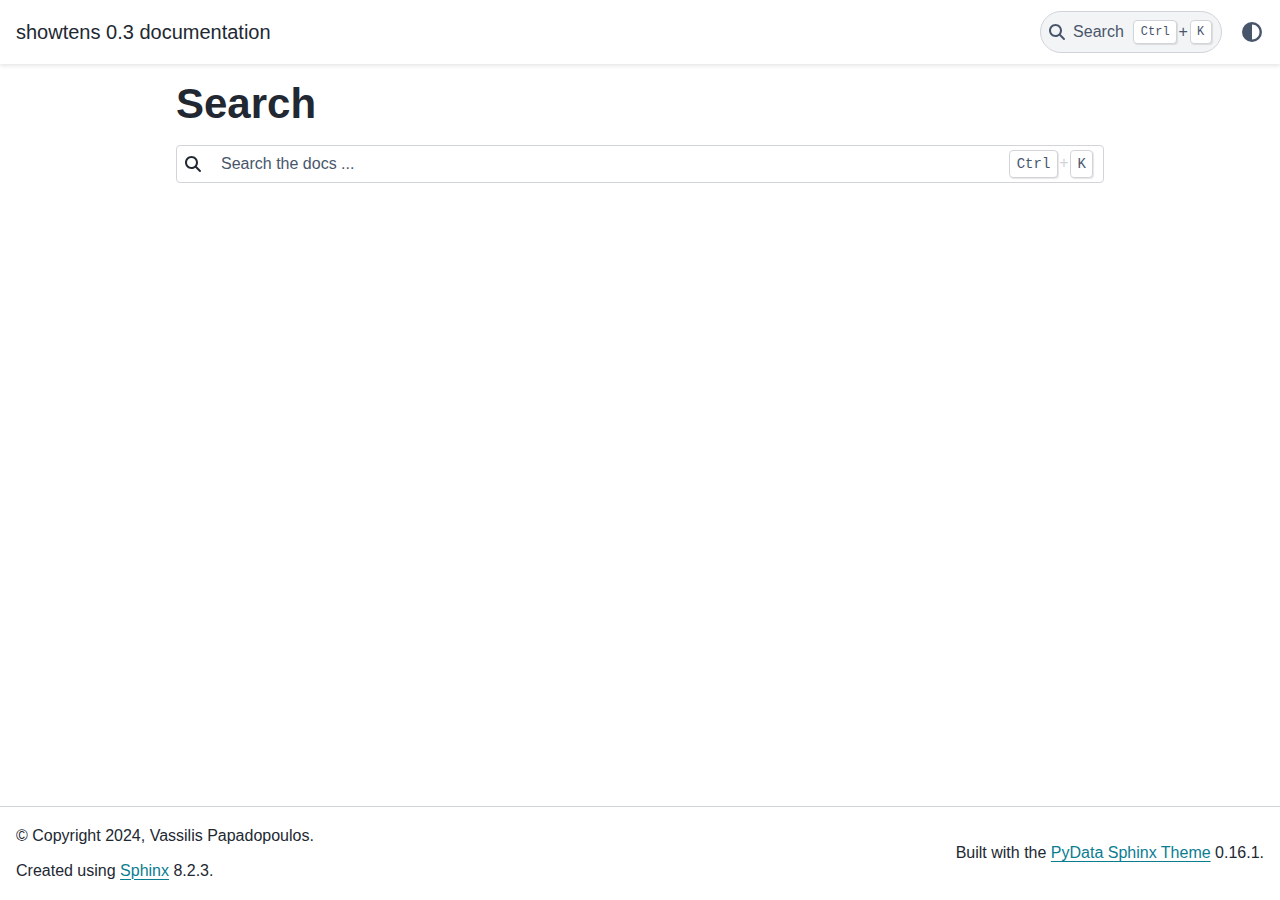
<file: search.html>
<!DOCTYPE html>


<html lang="en" data-content_root="./" >

  <head>
    <meta charset="utf-8" />
    <meta name="viewport" content="width=device-width, initial-scale=1.0" /><title>Search - showtens 0.3 documentation</title>
  
  
  
  <script data-cfasync="false">
    document.documentElement.dataset.mode = localStorage.getItem("mode") || "";
    document.documentElement.dataset.theme = localStorage.getItem("theme") || "";
  </script>
  <!--
    this give us a css class that will be invisible only if js is disabled
  -->
  <noscript>
    <style>
      .pst-js-only { display: none !important; }

    </style>
  </noscript>
  
  <!-- Loaded before other Sphinx assets -->
  <link href="_static/styles/theme.css?digest=8878045cc6db502f8baf" rel="stylesheet" />
<link href="_static/styles/pydata-sphinx-theme.css?digest=8878045cc6db502f8baf" rel="stylesheet" />

    <link rel="stylesheet" type="text/css" href="_static/pygments.css?v=8f2a1f02" />
    <link rel="stylesheet" type="text/css" href="_static/custom.css?v=f9c38fcf" />
  
  <!-- So that users can add custom icons -->
  <script src="_static/scripts/fontawesome.js?digest=8878045cc6db502f8baf"></script>
  <!-- Pre-loaded scripts that we'll load fully later -->
  <link rel="preload" as="script" href="_static/scripts/bootstrap.js?digest=8878045cc6db502f8baf" />
<link rel="preload" as="script" href="_static/scripts/pydata-sphinx-theme.js?digest=8878045cc6db502f8baf" />

    <script src="_static/documentation_options.js?v=b489f392"></script>
    <script src="_static/doctools.js?v=9bcbadda"></script>
    <script src="_static/sphinx_highlight.js?v=dc90522c"></script>
    <script>DOCUMENTATION_OPTIONS.pagename = 'search';</script>
  <script src="_static/searchtools.js"></script>
  <script src="_static/language_data.js"></script>
  <script src="searchindex.js"></script>
    <link rel="index" title="Index" href="genindex.html" />
    <link rel="search" title="Search" href="#" />
  <meta name="viewport" content="width=device-width, initial-scale=1"/>
  <meta name="docsearch:language" content="en"/>
  <meta name="docsearch:version" content="" />
  </head>
  
  
  <body data-bs-spy="scroll" data-bs-target=".bd-toc-nav" data-offset="180" data-bs-root-margin="0px 0px -60%" data-default-mode="">

  
  
  <div id="pst-skip-link" class="skip-link d-print-none"><a href="#main-content">Skip to main content</a></div>
  
  <div id="pst-scroll-pixel-helper"></div>
  
  <button type="button" class="btn rounded-pill" id="pst-back-to-top">
    <i class="fa-solid fa-arrow-up"></i>Back to top</button>

  
  <dialog id="pst-search-dialog">
    
<form class="bd-search d-flex align-items-center"
      action="#"
      method="get">
  <i class="fa-solid fa-magnifying-glass"></i>
  <input type="search"
         class="form-control"
         name="q"
         placeholder="Search the docs ..."
         aria-label="Search the docs ..."
         autocomplete="off"
         autocorrect="off"
         autocapitalize="off"
         spellcheck="false"/>
  <span class="search-button__kbd-shortcut"><kbd class="kbd-shortcut__modifier">Ctrl</kbd>+<kbd>K</kbd></span>
</form>
  </dialog>

  <div class="pst-async-banner-revealer d-none">
  <aside id="bd-header-version-warning" class="d-none d-print-none" aria-label="Version warning"></aside>
</div>

  
    <header class="bd-header navbar navbar-expand-lg bd-navbar d-print-none">
<div class="bd-header__inner bd-page-width">
  <button class="pst-navbar-icon sidebar-toggle primary-toggle" aria-label="Site navigation">
    <span class="fa-solid fa-bars"></span>
  </button>
  
  
  <div class="col-lg-3 navbar-header-items__start">
    
      <div class="navbar-item">

  
    
  

<a class="navbar-brand logo" href="index.html">
  
  
  
  
  
  
    <p class="title logo__title">showtens 0.3 documentation</p>
  
</a></div>
    
  </div>
  
  <div class="col-lg-9 navbar-header-items">
    
    <div class="me-auto navbar-header-items__center">
      
        <div class="navbar-item">
<nav>
  <ul class="bd-navbar-elements navbar-nav">
    
  </ul>
</nav></div>
      
    </div>
    
    
    <div class="navbar-header-items__end">
      
        <div class="navbar-item navbar-persistent--container">
          

<button class="btn search-button-field search-button__button pst-js-only" title="Search" aria-label="Search" data-bs-placement="bottom" data-bs-toggle="tooltip">
 <i class="fa-solid fa-magnifying-glass"></i>
 <span class="search-button__default-text">Search</span>
 <span class="search-button__kbd-shortcut"><kbd class="kbd-shortcut__modifier">Ctrl</kbd>+<kbd class="kbd-shortcut__modifier">K</kbd></span>
</button>
        </div>
      
      
        <div class="navbar-item">

<button class="btn btn-sm nav-link pst-navbar-icon theme-switch-button pst-js-only" aria-label="Color mode" data-bs-title="Color mode"  data-bs-placement="bottom" data-bs-toggle="tooltip">
  <i class="theme-switch fa-solid fa-sun                fa-lg" data-mode="light" title="Light"></i>
  <i class="theme-switch fa-solid fa-moon               fa-lg" data-mode="dark"  title="Dark"></i>
  <i class="theme-switch fa-solid fa-circle-half-stroke fa-lg" data-mode="auto"  title="System Settings"></i>
</button></div>
      
    </div>
    
  </div>
  
  
    <div class="navbar-persistent--mobile">

<button class="btn search-button-field search-button__button pst-js-only" title="Search" aria-label="Search" data-bs-placement="bottom" data-bs-toggle="tooltip">
 <i class="fa-solid fa-magnifying-glass"></i>
 <span class="search-button__default-text">Search</span>
 <span class="search-button__kbd-shortcut"><kbd class="kbd-shortcut__modifier">Ctrl</kbd>+<kbd class="kbd-shortcut__modifier">K</kbd></span>
</button>
    </div>
  

  
</div>

    </header>
  

  <div class="bd-container">
    <div class="bd-container__inner bd-page-width">
      
      
      
        
      
      <dialog id="pst-primary-sidebar-modal"></dialog>
      <div id="pst-primary-sidebar" class="bd-sidebar-primary bd-sidebar hide-on-wide">
        

  
  <div class="sidebar-header-items sidebar-primary__section">
    
    
      <div class="sidebar-header-items__center">
        
          
          
            <div class="navbar-item">
<nav>
  <ul class="bd-navbar-elements navbar-nav">
    
  </ul>
</nav></div>
          
        
      </div>
    
    
    
      <div class="sidebar-header-items__end">
        
          <div class="navbar-item">

<button class="btn btn-sm nav-link pst-navbar-icon theme-switch-button pst-js-only" aria-label="Color mode" data-bs-title="Color mode"  data-bs-placement="bottom" data-bs-toggle="tooltip">
  <i class="theme-switch fa-solid fa-sun                fa-lg" data-mode="light" title="Light"></i>
  <i class="theme-switch fa-solid fa-moon               fa-lg" data-mode="dark"  title="Dark"></i>
  <i class="theme-switch fa-solid fa-circle-half-stroke fa-lg" data-mode="auto"  title="System Settings"></i>
</button></div>
        
      </div>
    
  </div>
  
  
  <div class="sidebar-primary-items__end sidebar-primary__section">
      <div class="sidebar-primary-item">
<div id="ethical-ad-placement"
      class="flat"
      data-ea-publisher="readthedocs"
      data-ea-type="readthedocs-sidebar"
      data-ea-manual="true">
</div></div>
  </div>


      </div>
      
      <main id="main-content" class="bd-main" role="main">
        
        
          <div class="bd-content">
            <div class="bd-article-container">
              
              <div class="bd-header-article d-print-none"></div>
              
              
  <div class="bd-search-container">
    <h1>Search</h1>
    <noscript>
      <div class="admonition error">
        <p class="admonition-title">Error</p>
        <p>Please activate JavaScript to enable the search functionality.</p>
      </div>
    </noscript>
    
<form class="bd-search d-flex align-items-center"
      action="#"
      method="get">
  <i class="fa-solid fa-magnifying-glass"></i>
  <input type="search"
         class="form-control"
         name="q"
         placeholder="Search the docs ..."
         aria-label="Search the docs ..."
         autocomplete="off"
         autocorrect="off"
         autocapitalize="off"
         spellcheck="false"/>
  <span class="search-button__kbd-shortcut"><kbd class="kbd-shortcut__modifier">Ctrl</kbd>+<kbd>K</kbd></span>
</form>
    <div id="search-results"></div>
  </div>
  <script>
    // Activate the search field on page load
    let searchInput = document.querySelector("form.bd-search input");
    if (searchInput) {
        searchInput.focus();
        searchInput.select();
        console.log("[PST]: Set focus on search field.");
    }
  </script>

              
              
              
              
                <footer class="prev-next-footer d-print-none">
                  
<div class="prev-next-area">
</div>
                </footer>
              
            </div>
            
            
              
            
          </div>
          <footer class="bd-footer-content">
            
          </footer>
        
      </main>
    </div>
  </div>
  
  <!-- Scripts loaded after <body> so the DOM is not blocked -->
  <script defer src="_static/scripts/bootstrap.js?digest=8878045cc6db502f8baf"></script>
<script defer src="_static/scripts/pydata-sphinx-theme.js?digest=8878045cc6db502f8baf"></script>

  <footer class="bd-footer">
<div class="bd-footer__inner bd-page-width">
  
    <div class="footer-items__start">
      
        <div class="footer-item">

  <p class="copyright">
    
      © Copyright 2024, Vassilis Papadopoulos.
      <br/>
    
  </p>
</div>
      
        <div class="footer-item">

  <p class="sphinx-version">
    Created using <a href="https://www.sphinx-doc.org/">Sphinx</a> 8.2.3.
    <br/>
  </p>
</div>
      
    </div>
  
  
  
    <div class="footer-items__end">
      
        <div class="footer-item">
<p class="theme-version">
  <!-- # L10n: Setting the PST URL as an argument as this does not need to be localized -->
  Built with the <a href="https://pydata-sphinx-theme.readthedocs.io/en/stable/index.html">PyData Sphinx Theme</a> 0.16.1.
</p></div>
      
    </div>
  
</div>

  </footer>
  </body>
</html>
</file>
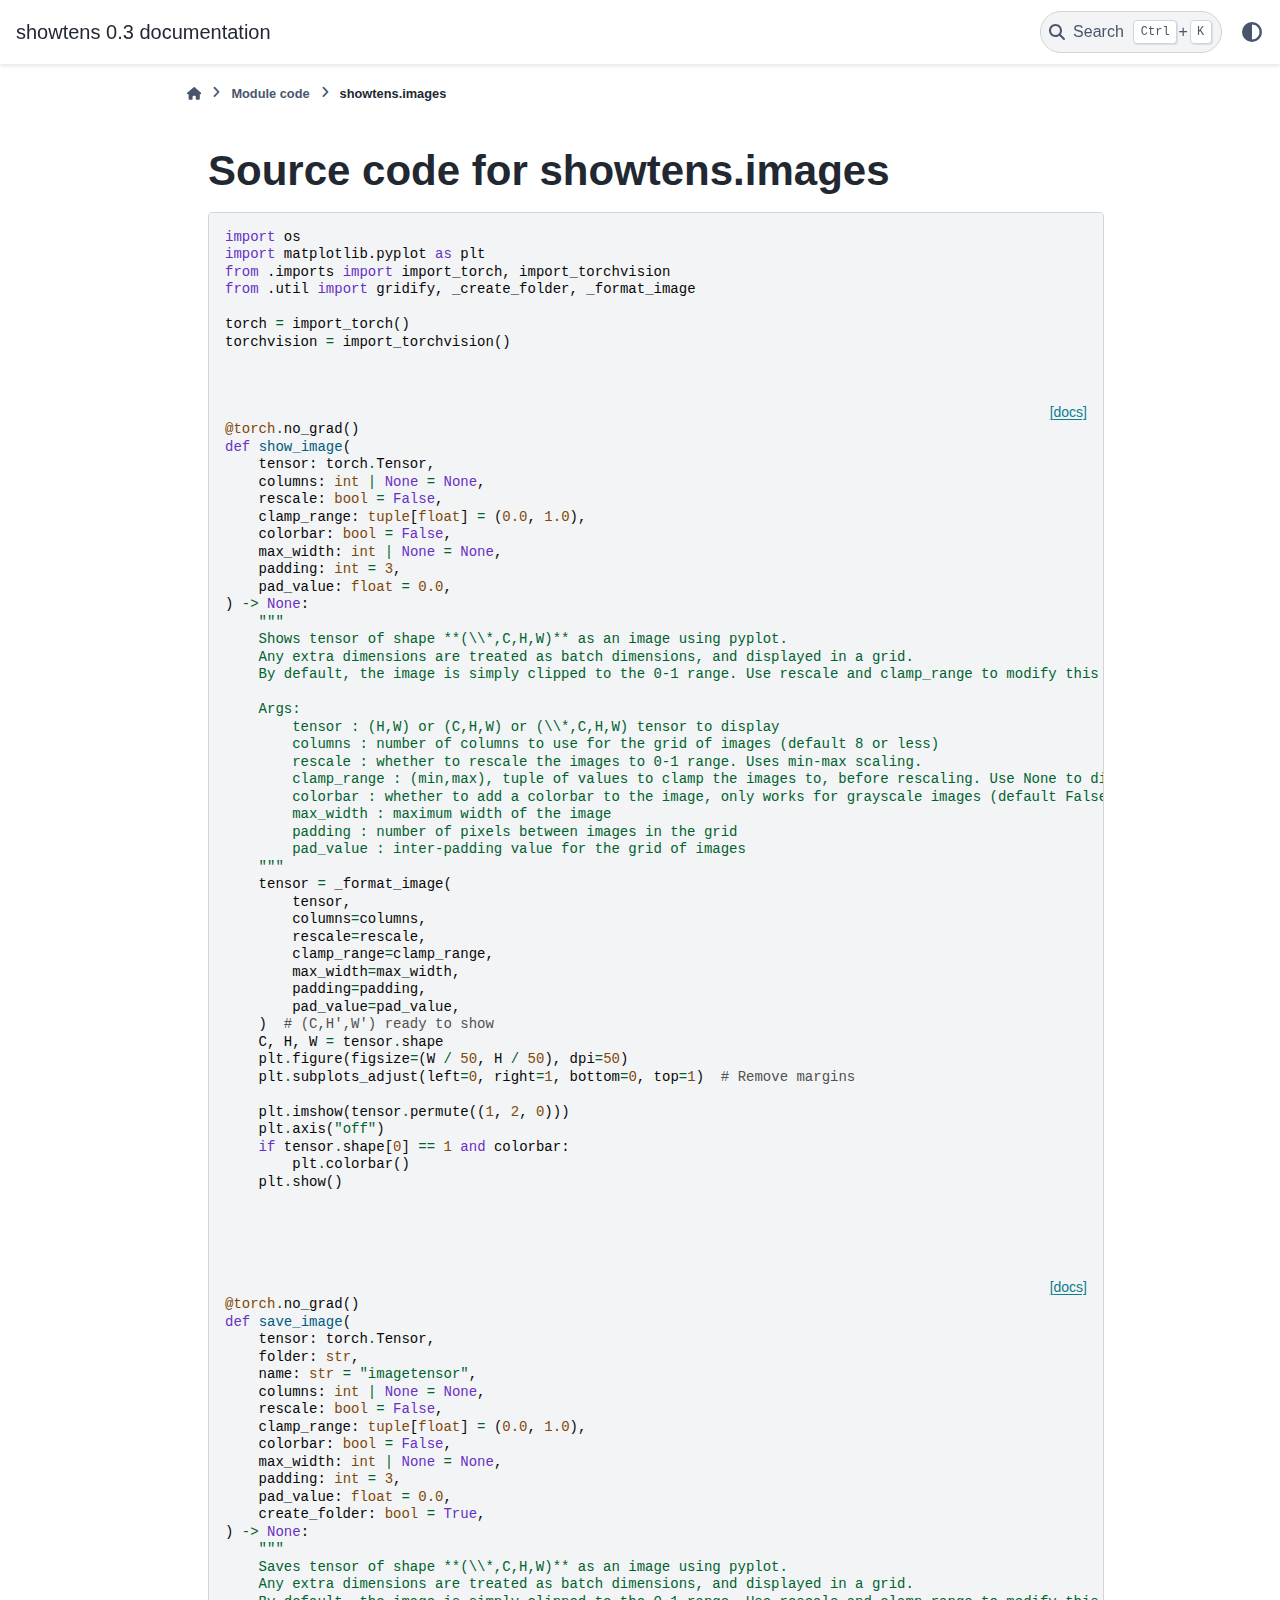
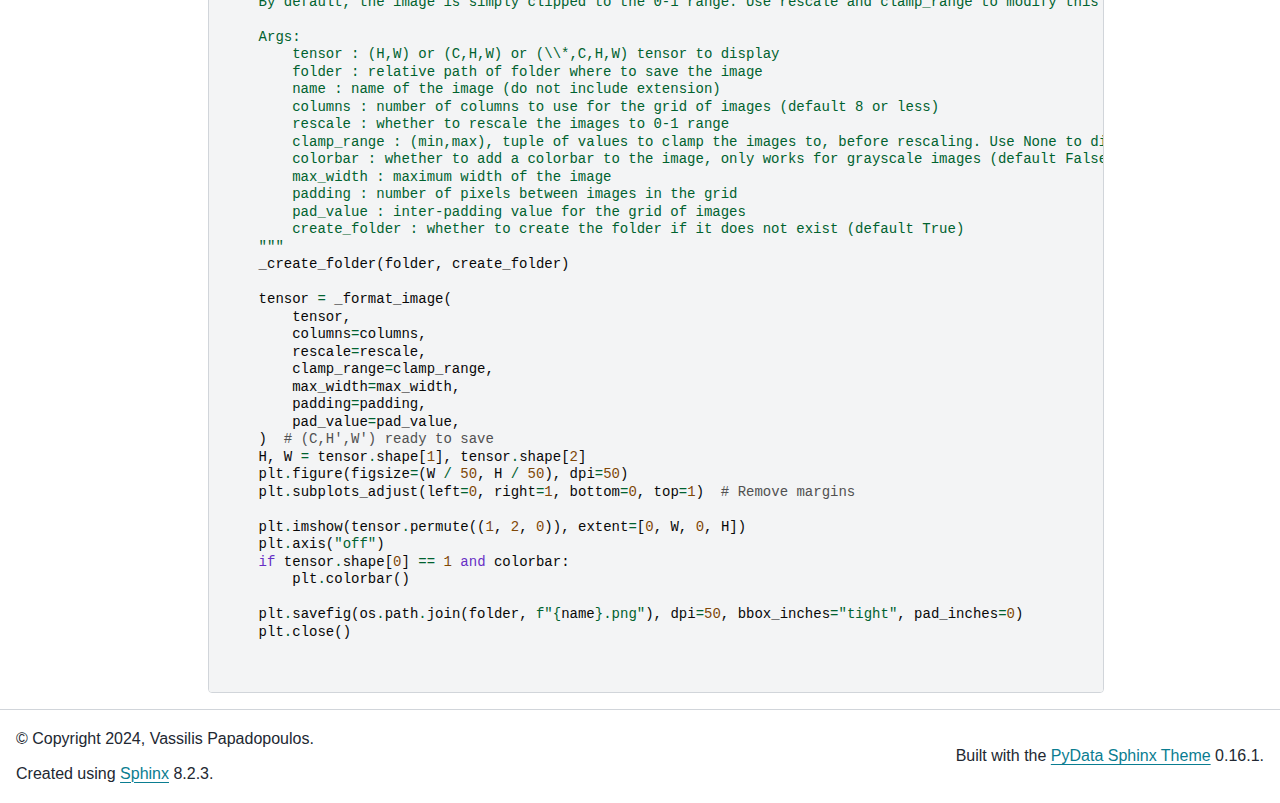
<file: _modules/showtens/images.html>
<!DOCTYPE html>


<html lang="en" data-content_root="../../" >

  <head>
    <meta charset="utf-8" />
    <meta name="viewport" content="width=device-width, initial-scale=1.0" />
    <title>showtens.images &#8212; showtens 0.3 documentation</title>
  
  
  
  <script data-cfasync="false">
    document.documentElement.dataset.mode = localStorage.getItem("mode") || "";
    document.documentElement.dataset.theme = localStorage.getItem("theme") || "";
  </script>
  <!--
    this give us a css class that will be invisible only if js is disabled
  -->
  <noscript>
    <style>
      .pst-js-only { display: none !important; }

    </style>
  </noscript>
  
  <!-- Loaded before other Sphinx assets -->
  <link href="../../_static/styles/theme.css?digest=8878045cc6db502f8baf" rel="stylesheet" />
<link href="../../_static/styles/pydata-sphinx-theme.css?digest=8878045cc6db502f8baf" rel="stylesheet" />

    <link rel="stylesheet" type="text/css" href="../../_static/pygments.css?v=8f2a1f02" />
    <link rel="stylesheet" type="text/css" href="../../_static/custom.css?v=f9c38fcf" />
  
  <!-- So that users can add custom icons -->
  <script src="../../_static/scripts/fontawesome.js?digest=8878045cc6db502f8baf"></script>
  <!-- Pre-loaded scripts that we'll load fully later -->
  <link rel="preload" as="script" href="../../_static/scripts/bootstrap.js?digest=8878045cc6db502f8baf" />
<link rel="preload" as="script" href="../../_static/scripts/pydata-sphinx-theme.js?digest=8878045cc6db502f8baf" />

    <script src="../../_static/documentation_options.js?v=b489f392"></script>
    <script src="../../_static/doctools.js?v=9bcbadda"></script>
    <script src="../../_static/sphinx_highlight.js?v=dc90522c"></script>
    <script>DOCUMENTATION_OPTIONS.pagename = '_modules/showtens/images';</script>
    <link rel="index" title="Index" href="../../genindex.html" />
    <link rel="search" title="Search" href="../../search.html" />
  <meta name="viewport" content="width=device-width, initial-scale=1"/>
  <meta name="docsearch:language" content="en"/>
  <meta name="docsearch:version" content="" />
  </head>
  
  
  <body data-bs-spy="scroll" data-bs-target=".bd-toc-nav" data-offset="180" data-bs-root-margin="0px 0px -60%" data-default-mode="">

  
  
  <div id="pst-skip-link" class="skip-link d-print-none"><a href="#main-content">Skip to main content</a></div>
  
  <div id="pst-scroll-pixel-helper"></div>
  
  <button type="button" class="btn rounded-pill" id="pst-back-to-top">
    <i class="fa-solid fa-arrow-up"></i>Back to top</button>

  
  <dialog id="pst-search-dialog">
    
<form class="bd-search d-flex align-items-center"
      action="../../search.html"
      method="get">
  <i class="fa-solid fa-magnifying-glass"></i>
  <input type="search"
         class="form-control"
         name="q"
         placeholder="Search the docs ..."
         aria-label="Search the docs ..."
         autocomplete="off"
         autocorrect="off"
         autocapitalize="off"
         spellcheck="false"/>
  <span class="search-button__kbd-shortcut"><kbd class="kbd-shortcut__modifier">Ctrl</kbd>+<kbd>K</kbd></span>
</form>
  </dialog>

  <div class="pst-async-banner-revealer d-none">
  <aside id="bd-header-version-warning" class="d-none d-print-none" aria-label="Version warning"></aside>
</div>

  
    <header class="bd-header navbar navbar-expand-lg bd-navbar d-print-none">
<div class="bd-header__inner bd-page-width">
  <button class="pst-navbar-icon sidebar-toggle primary-toggle" aria-label="Site navigation">
    <span class="fa-solid fa-bars"></span>
  </button>
  
  
  <div class="col-lg-3 navbar-header-items__start">
    
      <div class="navbar-item">

  
    
  

<a class="navbar-brand logo" href="../../index.html">
  
  
  
  
  
  
    <p class="title logo__title">showtens 0.3 documentation</p>
  
</a></div>
    
  </div>
  
  <div class="col-lg-9 navbar-header-items">
    
    <div class="me-auto navbar-header-items__center">
      
        <div class="navbar-item">
<nav>
  <ul class="bd-navbar-elements navbar-nav">
    
  </ul>
</nav></div>
      
    </div>
    
    
    <div class="navbar-header-items__end">
      
        <div class="navbar-item navbar-persistent--container">
          

<button class="btn search-button-field search-button__button pst-js-only" title="Search" aria-label="Search" data-bs-placement="bottom" data-bs-toggle="tooltip">
 <i class="fa-solid fa-magnifying-glass"></i>
 <span class="search-button__default-text">Search</span>
 <span class="search-button__kbd-shortcut"><kbd class="kbd-shortcut__modifier">Ctrl</kbd>+<kbd class="kbd-shortcut__modifier">K</kbd></span>
</button>
        </div>
      
      
        <div class="navbar-item">

<button class="btn btn-sm nav-link pst-navbar-icon theme-switch-button pst-js-only" aria-label="Color mode" data-bs-title="Color mode"  data-bs-placement="bottom" data-bs-toggle="tooltip">
  <i class="theme-switch fa-solid fa-sun                fa-lg" data-mode="light" title="Light"></i>
  <i class="theme-switch fa-solid fa-moon               fa-lg" data-mode="dark"  title="Dark"></i>
  <i class="theme-switch fa-solid fa-circle-half-stroke fa-lg" data-mode="auto"  title="System Settings"></i>
</button></div>
      
    </div>
    
  </div>
  
  
    <div class="navbar-persistent--mobile">

<button class="btn search-button-field search-button__button pst-js-only" title="Search" aria-label="Search" data-bs-placement="bottom" data-bs-toggle="tooltip">
 <i class="fa-solid fa-magnifying-glass"></i>
 <span class="search-button__default-text">Search</span>
 <span class="search-button__kbd-shortcut"><kbd class="kbd-shortcut__modifier">Ctrl</kbd>+<kbd class="kbd-shortcut__modifier">K</kbd></span>
</button>
    </div>
  

  
</div>

    </header>
  

  <div class="bd-container">
    <div class="bd-container__inner bd-page-width">
      
      
      
        
      
      <dialog id="pst-primary-sidebar-modal"></dialog>
      <div id="pst-primary-sidebar" class="bd-sidebar-primary bd-sidebar hide-on-wide">
        

  
  <div class="sidebar-header-items sidebar-primary__section">
    
    
      <div class="sidebar-header-items__center">
        
          
          
            <div class="navbar-item">
<nav>
  <ul class="bd-navbar-elements navbar-nav">
    
  </ul>
</nav></div>
          
        
      </div>
    
    
    
      <div class="sidebar-header-items__end">
        
          <div class="navbar-item">

<button class="btn btn-sm nav-link pst-navbar-icon theme-switch-button pst-js-only" aria-label="Color mode" data-bs-title="Color mode"  data-bs-placement="bottom" data-bs-toggle="tooltip">
  <i class="theme-switch fa-solid fa-sun                fa-lg" data-mode="light" title="Light"></i>
  <i class="theme-switch fa-solid fa-moon               fa-lg" data-mode="dark"  title="Dark"></i>
  <i class="theme-switch fa-solid fa-circle-half-stroke fa-lg" data-mode="auto"  title="System Settings"></i>
</button></div>
        
      </div>
    
  </div>
  
  
  <div class="sidebar-primary-items__end sidebar-primary__section">
      <div class="sidebar-primary-item">
<div id="ethical-ad-placement"
      class="flat"
      data-ea-publisher="readthedocs"
      data-ea-type="readthedocs-sidebar"
      data-ea-manual="true">
</div></div>
  </div>


      </div>
      
      <main id="main-content" class="bd-main" role="main">
        
        
          <div class="bd-content">
            <div class="bd-article-container">
              
              <div class="bd-header-article d-print-none">
<div class="header-article-items header-article__inner">
  
    <div class="header-article-items__start">
      
        <div class="header-article-item">

<nav aria-label="Breadcrumb" class="d-print-none">
  <ul class="bd-breadcrumbs">
    
    <li class="breadcrumb-item breadcrumb-home">
      <a href="../../index.html" class="nav-link" aria-label="Home">
        <i class="fa-solid fa-home"></i>
      </a>
    </li>
    
    <li class="breadcrumb-item"><a href="../index.html" class="nav-link">Module code</a></li>
    
    <li class="breadcrumb-item active" aria-current="page"><span class="ellipsis">showtens.images</span></li>
  </ul>
</nav>
</div>
      
    </div>
  
  
</div>
</div>
              
              
              
                
<div id="searchbox"></div>
                <article class="bd-article">
                  
  <h1>Source code for showtens.images</h1><div class="highlight"><pre>
<span></span><span class="kn">import</span><span class="w"> </span><span class="nn">os</span>
<span class="kn">import</span><span class="w"> </span><span class="nn">matplotlib.pyplot</span><span class="w"> </span><span class="k">as</span><span class="w"> </span><span class="nn">plt</span>
<span class="kn">from</span><span class="w"> </span><span class="nn">.imports</span><span class="w"> </span><span class="kn">import</span> <span class="n">import_torch</span><span class="p">,</span> <span class="n">import_torchvision</span>
<span class="kn">from</span><span class="w"> </span><span class="nn">.util</span><span class="w"> </span><span class="kn">import</span> <span class="n">gridify</span><span class="p">,</span> <span class="n">_create_folder</span><span class="p">,</span> <span class="n">_format_image</span>

<span class="n">torch</span> <span class="o">=</span> <span class="n">import_torch</span><span class="p">()</span>
<span class="n">torchvision</span> <span class="o">=</span> <span class="n">import_torchvision</span><span class="p">()</span>


<div class="viewcode-block" id="show_image">
<a class="viewcode-back" href="../../index.html#showtens.show_image">[docs]</a>
<span class="nd">@torch</span><span class="o">.</span><span class="n">no_grad</span><span class="p">()</span>
<span class="k">def</span><span class="w"> </span><span class="nf">show_image</span><span class="p">(</span>
    <span class="n">tensor</span><span class="p">:</span> <span class="n">torch</span><span class="o">.</span><span class="n">Tensor</span><span class="p">,</span>
    <span class="n">columns</span><span class="p">:</span> <span class="nb">int</span> <span class="o">|</span> <span class="kc">None</span> <span class="o">=</span> <span class="kc">None</span><span class="p">,</span>
    <span class="n">rescale</span><span class="p">:</span> <span class="nb">bool</span> <span class="o">=</span> <span class="kc">False</span><span class="p">,</span>
    <span class="n">clamp_range</span><span class="p">:</span> <span class="nb">tuple</span><span class="p">[</span><span class="nb">float</span><span class="p">]</span> <span class="o">=</span> <span class="p">(</span><span class="mf">0.0</span><span class="p">,</span> <span class="mf">1.0</span><span class="p">),</span>
    <span class="n">colorbar</span><span class="p">:</span> <span class="nb">bool</span> <span class="o">=</span> <span class="kc">False</span><span class="p">,</span>
    <span class="n">max_width</span><span class="p">:</span> <span class="nb">int</span> <span class="o">|</span> <span class="kc">None</span> <span class="o">=</span> <span class="kc">None</span><span class="p">,</span>
    <span class="n">padding</span><span class="p">:</span> <span class="nb">int</span> <span class="o">=</span> <span class="mi">3</span><span class="p">,</span>
    <span class="n">pad_value</span><span class="p">:</span> <span class="nb">float</span> <span class="o">=</span> <span class="mf">0.0</span><span class="p">,</span>
<span class="p">)</span> <span class="o">-&gt;</span> <span class="kc">None</span><span class="p">:</span>
<span class="w">    </span><span class="sd">&quot;&quot;&quot;</span>
<span class="sd">    Shows tensor of shape **(\\*,C,H,W)** as an image using pyplot.</span>
<span class="sd">    Any extra dimensions are treated as batch dimensions, and displayed in a grid.</span>
<span class="sd">    By default, the image is simply clipped to the 0-1 range. Use rescale and clamp_range to modify this behaviour.</span>

<span class="sd">    Args:</span>
<span class="sd">        tensor : (H,W) or (C,H,W) or (\\*,C,H,W) tensor to display</span>
<span class="sd">        columns : number of columns to use for the grid of images (default 8 or less)</span>
<span class="sd">        rescale : whether to rescale the images to 0-1 range. Uses min-max scaling.</span>
<span class="sd">        clamp_range : (min,max), tuple of values to clamp the images to, before rescaling. Use None to disable clamping</span>
<span class="sd">        colorbar : whether to add a colorbar to the image, only works for grayscale images (default False)</span>
<span class="sd">        max_width : maximum width of the image</span>
<span class="sd">        padding : number of pixels between images in the grid</span>
<span class="sd">        pad_value : inter-padding value for the grid of images</span>
<span class="sd">    &quot;&quot;&quot;</span>
    <span class="n">tensor</span> <span class="o">=</span> <span class="n">_format_image</span><span class="p">(</span>
        <span class="n">tensor</span><span class="p">,</span>
        <span class="n">columns</span><span class="o">=</span><span class="n">columns</span><span class="p">,</span>
        <span class="n">rescale</span><span class="o">=</span><span class="n">rescale</span><span class="p">,</span>
        <span class="n">clamp_range</span><span class="o">=</span><span class="n">clamp_range</span><span class="p">,</span>
        <span class="n">max_width</span><span class="o">=</span><span class="n">max_width</span><span class="p">,</span>
        <span class="n">padding</span><span class="o">=</span><span class="n">padding</span><span class="p">,</span>
        <span class="n">pad_value</span><span class="o">=</span><span class="n">pad_value</span><span class="p">,</span>
    <span class="p">)</span>  <span class="c1"># (C,H&#39;,W&#39;) ready to show</span>
    <span class="n">C</span><span class="p">,</span> <span class="n">H</span><span class="p">,</span> <span class="n">W</span> <span class="o">=</span> <span class="n">tensor</span><span class="o">.</span><span class="n">shape</span>
    <span class="n">plt</span><span class="o">.</span><span class="n">figure</span><span class="p">(</span><span class="n">figsize</span><span class="o">=</span><span class="p">(</span><span class="n">W</span> <span class="o">/</span> <span class="mi">50</span><span class="p">,</span> <span class="n">H</span> <span class="o">/</span> <span class="mi">50</span><span class="p">),</span> <span class="n">dpi</span><span class="o">=</span><span class="mi">50</span><span class="p">)</span>
    <span class="n">plt</span><span class="o">.</span><span class="n">subplots_adjust</span><span class="p">(</span><span class="n">left</span><span class="o">=</span><span class="mi">0</span><span class="p">,</span> <span class="n">right</span><span class="o">=</span><span class="mi">1</span><span class="p">,</span> <span class="n">bottom</span><span class="o">=</span><span class="mi">0</span><span class="p">,</span> <span class="n">top</span><span class="o">=</span><span class="mi">1</span><span class="p">)</span>  <span class="c1"># Remove margins</span>

    <span class="n">plt</span><span class="o">.</span><span class="n">imshow</span><span class="p">(</span><span class="n">tensor</span><span class="o">.</span><span class="n">permute</span><span class="p">((</span><span class="mi">1</span><span class="p">,</span> <span class="mi">2</span><span class="p">,</span> <span class="mi">0</span><span class="p">)))</span>
    <span class="n">plt</span><span class="o">.</span><span class="n">axis</span><span class="p">(</span><span class="s2">&quot;off&quot;</span><span class="p">)</span>
    <span class="k">if</span> <span class="n">tensor</span><span class="o">.</span><span class="n">shape</span><span class="p">[</span><span class="mi">0</span><span class="p">]</span> <span class="o">==</span> <span class="mi">1</span> <span class="ow">and</span> <span class="n">colorbar</span><span class="p">:</span>
        <span class="n">plt</span><span class="o">.</span><span class="n">colorbar</span><span class="p">()</span>
    <span class="n">plt</span><span class="o">.</span><span class="n">show</span><span class="p">()</span></div>



<div class="viewcode-block" id="save_image">
<a class="viewcode-back" href="../../index.html#showtens.save_image">[docs]</a>
<span class="nd">@torch</span><span class="o">.</span><span class="n">no_grad</span><span class="p">()</span>
<span class="k">def</span><span class="w"> </span><span class="nf">save_image</span><span class="p">(</span>
    <span class="n">tensor</span><span class="p">:</span> <span class="n">torch</span><span class="o">.</span><span class="n">Tensor</span><span class="p">,</span>
    <span class="n">folder</span><span class="p">:</span> <span class="nb">str</span><span class="p">,</span>
    <span class="n">name</span><span class="p">:</span> <span class="nb">str</span> <span class="o">=</span> <span class="s2">&quot;imagetensor&quot;</span><span class="p">,</span>
    <span class="n">columns</span><span class="p">:</span> <span class="nb">int</span> <span class="o">|</span> <span class="kc">None</span> <span class="o">=</span> <span class="kc">None</span><span class="p">,</span>
    <span class="n">rescale</span><span class="p">:</span> <span class="nb">bool</span> <span class="o">=</span> <span class="kc">False</span><span class="p">,</span>
    <span class="n">clamp_range</span><span class="p">:</span> <span class="nb">tuple</span><span class="p">[</span><span class="nb">float</span><span class="p">]</span> <span class="o">=</span> <span class="p">(</span><span class="mf">0.0</span><span class="p">,</span> <span class="mf">1.0</span><span class="p">),</span>
    <span class="n">colorbar</span><span class="p">:</span> <span class="nb">bool</span> <span class="o">=</span> <span class="kc">False</span><span class="p">,</span>
    <span class="n">max_width</span><span class="p">:</span> <span class="nb">int</span> <span class="o">|</span> <span class="kc">None</span> <span class="o">=</span> <span class="kc">None</span><span class="p">,</span>
    <span class="n">padding</span><span class="p">:</span> <span class="nb">int</span> <span class="o">=</span> <span class="mi">3</span><span class="p">,</span>
    <span class="n">pad_value</span><span class="p">:</span> <span class="nb">float</span> <span class="o">=</span> <span class="mf">0.0</span><span class="p">,</span>
    <span class="n">create_folder</span><span class="p">:</span> <span class="nb">bool</span> <span class="o">=</span> <span class="kc">True</span><span class="p">,</span>
<span class="p">)</span> <span class="o">-&gt;</span> <span class="kc">None</span><span class="p">:</span>
<span class="w">    </span><span class="sd">&quot;&quot;&quot;</span>
<span class="sd">    Saves tensor of shape **(\\*,C,H,W)** as an image using pyplot.</span>
<span class="sd">    Any extra dimensions are treated as batch dimensions, and displayed in a grid.</span>
<span class="sd">    By default, the image is simply clipped to the 0-1 range. Use rescale and clamp_range to modify this behaviour.</span>

<span class="sd">    Args:</span>
<span class="sd">        tensor : (H,W) or (C,H,W) or (\\*,C,H,W) tensor to display</span>
<span class="sd">        folder : relative path of folder where to save the image</span>
<span class="sd">        name : name of the image (do not include extension)</span>
<span class="sd">        columns : number of columns to use for the grid of images (default 8 or less)</span>
<span class="sd">        rescale : whether to rescale the images to 0-1 range</span>
<span class="sd">        clamp_range : (min,max), tuple of values to clamp the images to, before rescaling. Use None to disable clamping</span>
<span class="sd">        colorbar : whether to add a colorbar to the image, only works for grayscale images (default False)</span>
<span class="sd">        max_width : maximum width of the image</span>
<span class="sd">        padding : number of pixels between images in the grid</span>
<span class="sd">        pad_value : inter-padding value for the grid of images</span>
<span class="sd">        create_folder : whether to create the folder if it does not exist (default True)</span>
<span class="sd">    &quot;&quot;&quot;</span>
    <span class="n">_create_folder</span><span class="p">(</span><span class="n">folder</span><span class="p">,</span> <span class="n">create_folder</span><span class="p">)</span>

    <span class="n">tensor</span> <span class="o">=</span> <span class="n">_format_image</span><span class="p">(</span>
        <span class="n">tensor</span><span class="p">,</span>
        <span class="n">columns</span><span class="o">=</span><span class="n">columns</span><span class="p">,</span>
        <span class="n">rescale</span><span class="o">=</span><span class="n">rescale</span><span class="p">,</span>
        <span class="n">clamp_range</span><span class="o">=</span><span class="n">clamp_range</span><span class="p">,</span>
        <span class="n">max_width</span><span class="o">=</span><span class="n">max_width</span><span class="p">,</span>
        <span class="n">padding</span><span class="o">=</span><span class="n">padding</span><span class="p">,</span>
        <span class="n">pad_value</span><span class="o">=</span><span class="n">pad_value</span><span class="p">,</span>
    <span class="p">)</span>  <span class="c1"># (C,H&#39;,W&#39;) ready to save</span>
    <span class="n">H</span><span class="p">,</span> <span class="n">W</span> <span class="o">=</span> <span class="n">tensor</span><span class="o">.</span><span class="n">shape</span><span class="p">[</span><span class="mi">1</span><span class="p">],</span> <span class="n">tensor</span><span class="o">.</span><span class="n">shape</span><span class="p">[</span><span class="mi">2</span><span class="p">]</span>
    <span class="n">plt</span><span class="o">.</span><span class="n">figure</span><span class="p">(</span><span class="n">figsize</span><span class="o">=</span><span class="p">(</span><span class="n">W</span> <span class="o">/</span> <span class="mi">50</span><span class="p">,</span> <span class="n">H</span> <span class="o">/</span> <span class="mi">50</span><span class="p">),</span> <span class="n">dpi</span><span class="o">=</span><span class="mi">50</span><span class="p">)</span>
    <span class="n">plt</span><span class="o">.</span><span class="n">subplots_adjust</span><span class="p">(</span><span class="n">left</span><span class="o">=</span><span class="mi">0</span><span class="p">,</span> <span class="n">right</span><span class="o">=</span><span class="mi">1</span><span class="p">,</span> <span class="n">bottom</span><span class="o">=</span><span class="mi">0</span><span class="p">,</span> <span class="n">top</span><span class="o">=</span><span class="mi">1</span><span class="p">)</span>  <span class="c1"># Remove margins</span>

    <span class="n">plt</span><span class="o">.</span><span class="n">imshow</span><span class="p">(</span><span class="n">tensor</span><span class="o">.</span><span class="n">permute</span><span class="p">((</span><span class="mi">1</span><span class="p">,</span> <span class="mi">2</span><span class="p">,</span> <span class="mi">0</span><span class="p">)),</span> <span class="n">extent</span><span class="o">=</span><span class="p">[</span><span class="mi">0</span><span class="p">,</span> <span class="n">W</span><span class="p">,</span> <span class="mi">0</span><span class="p">,</span> <span class="n">H</span><span class="p">])</span>
    <span class="n">plt</span><span class="o">.</span><span class="n">axis</span><span class="p">(</span><span class="s2">&quot;off&quot;</span><span class="p">)</span>
    <span class="k">if</span> <span class="n">tensor</span><span class="o">.</span><span class="n">shape</span><span class="p">[</span><span class="mi">0</span><span class="p">]</span> <span class="o">==</span> <span class="mi">1</span> <span class="ow">and</span> <span class="n">colorbar</span><span class="p">:</span>
        <span class="n">plt</span><span class="o">.</span><span class="n">colorbar</span><span class="p">()</span>

    <span class="n">plt</span><span class="o">.</span><span class="n">savefig</span><span class="p">(</span><span class="n">os</span><span class="o">.</span><span class="n">path</span><span class="o">.</span><span class="n">join</span><span class="p">(</span><span class="n">folder</span><span class="p">,</span> <span class="sa">f</span><span class="s2">&quot;</span><span class="si">{</span><span class="n">name</span><span class="si">}</span><span class="s2">.png&quot;</span><span class="p">),</span> <span class="n">dpi</span><span class="o">=</span><span class="mi">50</span><span class="p">,</span> <span class="n">bbox_inches</span><span class="o">=</span><span class="s2">&quot;tight&quot;</span><span class="p">,</span> <span class="n">pad_inches</span><span class="o">=</span><span class="mi">0</span><span class="p">)</span>
    <span class="n">plt</span><span class="o">.</span><span class="n">close</span><span class="p">()</span></div>

</pre></div>

                </article>
              
              
              
              
              
                <footer class="prev-next-footer d-print-none">
                  
<div class="prev-next-area">
</div>
                </footer>
              
            </div>
            
            
              
            
          </div>
          <footer class="bd-footer-content">
            
          </footer>
        
      </main>
    </div>
  </div>
  
  <!-- Scripts loaded after <body> so the DOM is not blocked -->
  <script defer src="../../_static/scripts/bootstrap.js?digest=8878045cc6db502f8baf"></script>
<script defer src="../../_static/scripts/pydata-sphinx-theme.js?digest=8878045cc6db502f8baf"></script>

  <footer class="bd-footer">
<div class="bd-footer__inner bd-page-width">
  
    <div class="footer-items__start">
      
        <div class="footer-item">

  <p class="copyright">
    
      © Copyright 2024, Vassilis Papadopoulos.
      <br/>
    
  </p>
</div>
      
        <div class="footer-item">

  <p class="sphinx-version">
    Created using <a href="https://www.sphinx-doc.org/">Sphinx</a> 8.2.3.
    <br/>
  </p>
</div>
      
    </div>
  
  
  
    <div class="footer-items__end">
      
        <div class="footer-item">
<p class="theme-version">
  <!-- # L10n: Setting the PST URL as an argument as this does not need to be localized -->
  Built with the <a href="https://pydata-sphinx-theme.readthedocs.io/en/stable/index.html">PyData Sphinx Theme</a> 0.16.1.
</p></div>
      
    </div>
  
</div>

  </footer>
  </body>
</html>
</file>
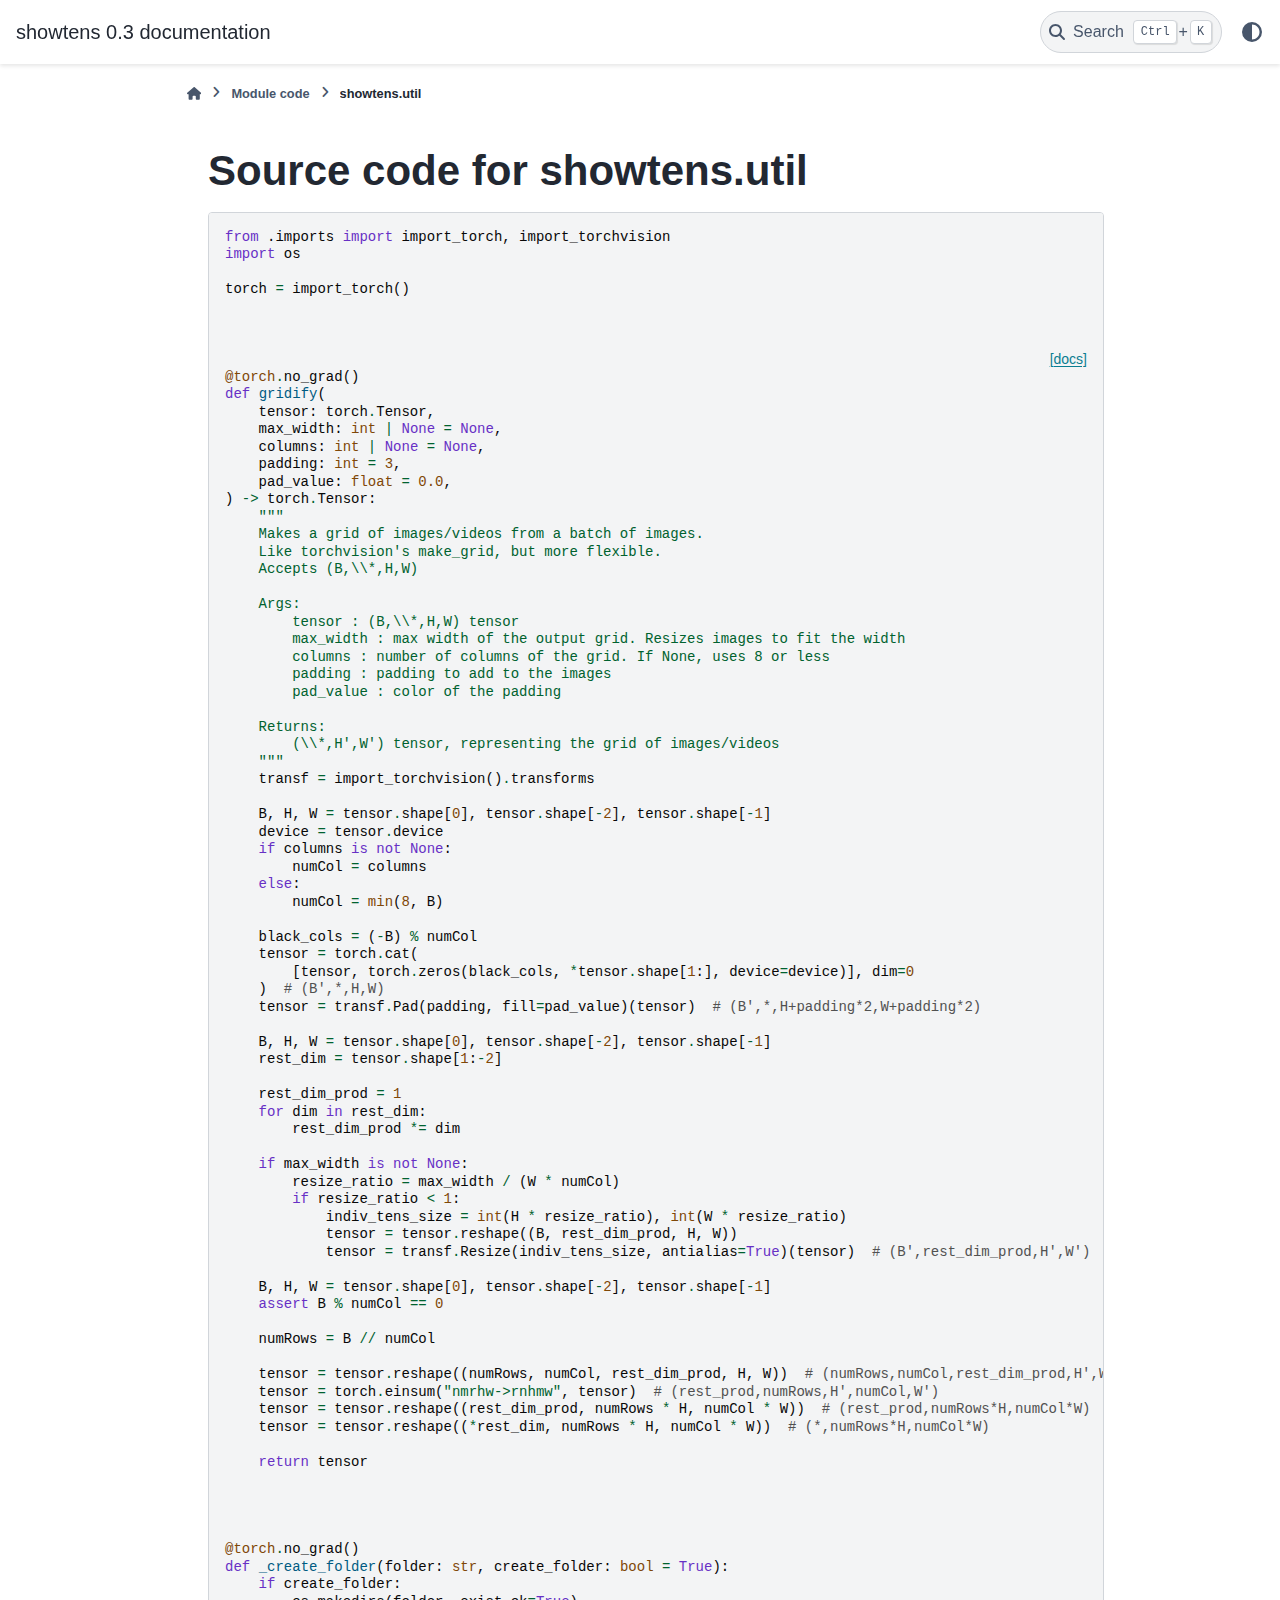
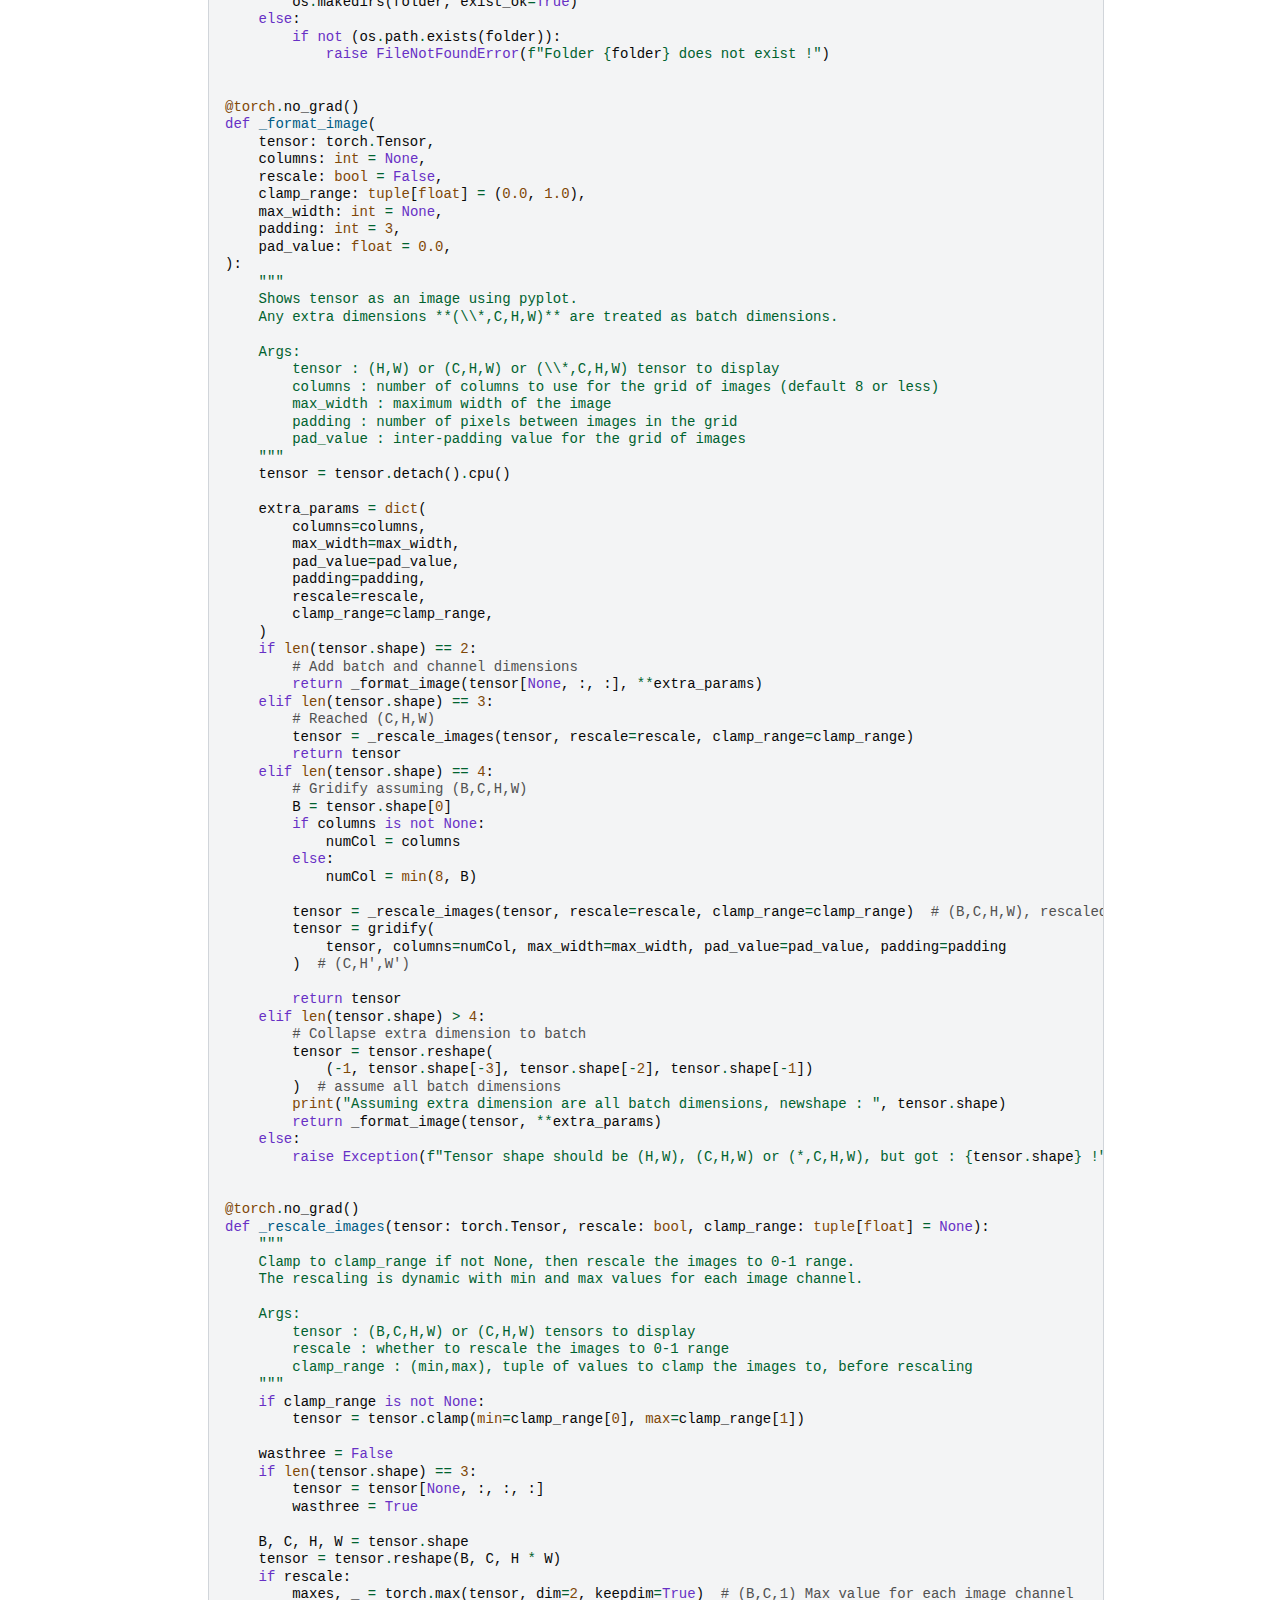
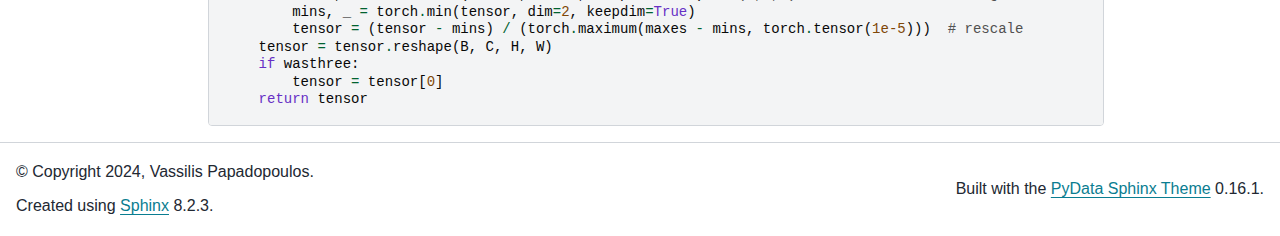
<file: _modules/showtens/util.html>
<!DOCTYPE html>


<html lang="en" data-content_root="../../" >

  <head>
    <meta charset="utf-8" />
    <meta name="viewport" content="width=device-width, initial-scale=1.0" />
    <title>showtens.util &#8212; showtens 0.3 documentation</title>
  
  
  
  <script data-cfasync="false">
    document.documentElement.dataset.mode = localStorage.getItem("mode") || "";
    document.documentElement.dataset.theme = localStorage.getItem("theme") || "";
  </script>
  <!--
    this give us a css class that will be invisible only if js is disabled
  -->
  <noscript>
    <style>
      .pst-js-only { display: none !important; }

    </style>
  </noscript>
  
  <!-- Loaded before other Sphinx assets -->
  <link href="../../_static/styles/theme.css?digest=8878045cc6db502f8baf" rel="stylesheet" />
<link href="../../_static/styles/pydata-sphinx-theme.css?digest=8878045cc6db502f8baf" rel="stylesheet" />

    <link rel="stylesheet" type="text/css" href="../../_static/pygments.css?v=8f2a1f02" />
    <link rel="stylesheet" type="text/css" href="../../_static/custom.css?v=f9c38fcf" />
  
  <!-- So that users can add custom icons -->
  <script src="../../_static/scripts/fontawesome.js?digest=8878045cc6db502f8baf"></script>
  <!-- Pre-loaded scripts that we'll load fully later -->
  <link rel="preload" as="script" href="../../_static/scripts/bootstrap.js?digest=8878045cc6db502f8baf" />
<link rel="preload" as="script" href="../../_static/scripts/pydata-sphinx-theme.js?digest=8878045cc6db502f8baf" />

    <script src="../../_static/documentation_options.js?v=b489f392"></script>
    <script src="../../_static/doctools.js?v=9bcbadda"></script>
    <script src="../../_static/sphinx_highlight.js?v=dc90522c"></script>
    <script>DOCUMENTATION_OPTIONS.pagename = '_modules/showtens/util';</script>
    <link rel="index" title="Index" href="../../genindex.html" />
    <link rel="search" title="Search" href="../../search.html" />
  <meta name="viewport" content="width=device-width, initial-scale=1"/>
  <meta name="docsearch:language" content="en"/>
  <meta name="docsearch:version" content="" />
  </head>
  
  
  <body data-bs-spy="scroll" data-bs-target=".bd-toc-nav" data-offset="180" data-bs-root-margin="0px 0px -60%" data-default-mode="">

  
  
  <div id="pst-skip-link" class="skip-link d-print-none"><a href="#main-content">Skip to main content</a></div>
  
  <div id="pst-scroll-pixel-helper"></div>
  
  <button type="button" class="btn rounded-pill" id="pst-back-to-top">
    <i class="fa-solid fa-arrow-up"></i>Back to top</button>

  
  <dialog id="pst-search-dialog">
    
<form class="bd-search d-flex align-items-center"
      action="../../search.html"
      method="get">
  <i class="fa-solid fa-magnifying-glass"></i>
  <input type="search"
         class="form-control"
         name="q"
         placeholder="Search the docs ..."
         aria-label="Search the docs ..."
         autocomplete="off"
         autocorrect="off"
         autocapitalize="off"
         spellcheck="false"/>
  <span class="search-button__kbd-shortcut"><kbd class="kbd-shortcut__modifier">Ctrl</kbd>+<kbd>K</kbd></span>
</form>
  </dialog>

  <div class="pst-async-banner-revealer d-none">
  <aside id="bd-header-version-warning" class="d-none d-print-none" aria-label="Version warning"></aside>
</div>

  
    <header class="bd-header navbar navbar-expand-lg bd-navbar d-print-none">
<div class="bd-header__inner bd-page-width">
  <button class="pst-navbar-icon sidebar-toggle primary-toggle" aria-label="Site navigation">
    <span class="fa-solid fa-bars"></span>
  </button>
  
  
  <div class="col-lg-3 navbar-header-items__start">
    
      <div class="navbar-item">

  
    
  

<a class="navbar-brand logo" href="../../index.html">
  
  
  
  
  
  
    <p class="title logo__title">showtens 0.3 documentation</p>
  
</a></div>
    
  </div>
  
  <div class="col-lg-9 navbar-header-items">
    
    <div class="me-auto navbar-header-items__center">
      
        <div class="navbar-item">
<nav>
  <ul class="bd-navbar-elements navbar-nav">
    
  </ul>
</nav></div>
      
    </div>
    
    
    <div class="navbar-header-items__end">
      
        <div class="navbar-item navbar-persistent--container">
          

<button class="btn search-button-field search-button__button pst-js-only" title="Search" aria-label="Search" data-bs-placement="bottom" data-bs-toggle="tooltip">
 <i class="fa-solid fa-magnifying-glass"></i>
 <span class="search-button__default-text">Search</span>
 <span class="search-button__kbd-shortcut"><kbd class="kbd-shortcut__modifier">Ctrl</kbd>+<kbd class="kbd-shortcut__modifier">K</kbd></span>
</button>
        </div>
      
      
        <div class="navbar-item">

<button class="btn btn-sm nav-link pst-navbar-icon theme-switch-button pst-js-only" aria-label="Color mode" data-bs-title="Color mode"  data-bs-placement="bottom" data-bs-toggle="tooltip">
  <i class="theme-switch fa-solid fa-sun                fa-lg" data-mode="light" title="Light"></i>
  <i class="theme-switch fa-solid fa-moon               fa-lg" data-mode="dark"  title="Dark"></i>
  <i class="theme-switch fa-solid fa-circle-half-stroke fa-lg" data-mode="auto"  title="System Settings"></i>
</button></div>
      
    </div>
    
  </div>
  
  
    <div class="navbar-persistent--mobile">

<button class="btn search-button-field search-button__button pst-js-only" title="Search" aria-label="Search" data-bs-placement="bottom" data-bs-toggle="tooltip">
 <i class="fa-solid fa-magnifying-glass"></i>
 <span class="search-button__default-text">Search</span>
 <span class="search-button__kbd-shortcut"><kbd class="kbd-shortcut__modifier">Ctrl</kbd>+<kbd class="kbd-shortcut__modifier">K</kbd></span>
</button>
    </div>
  

  
</div>

    </header>
  

  <div class="bd-container">
    <div class="bd-container__inner bd-page-width">
      
      
      
        
      
      <dialog id="pst-primary-sidebar-modal"></dialog>
      <div id="pst-primary-sidebar" class="bd-sidebar-primary bd-sidebar hide-on-wide">
        

  
  <div class="sidebar-header-items sidebar-primary__section">
    
    
      <div class="sidebar-header-items__center">
        
          
          
            <div class="navbar-item">
<nav>
  <ul class="bd-navbar-elements navbar-nav">
    
  </ul>
</nav></div>
          
        
      </div>
    
    
    
      <div class="sidebar-header-items__end">
        
          <div class="navbar-item">

<button class="btn btn-sm nav-link pst-navbar-icon theme-switch-button pst-js-only" aria-label="Color mode" data-bs-title="Color mode"  data-bs-placement="bottom" data-bs-toggle="tooltip">
  <i class="theme-switch fa-solid fa-sun                fa-lg" data-mode="light" title="Light"></i>
  <i class="theme-switch fa-solid fa-moon               fa-lg" data-mode="dark"  title="Dark"></i>
  <i class="theme-switch fa-solid fa-circle-half-stroke fa-lg" data-mode="auto"  title="System Settings"></i>
</button></div>
        
      </div>
    
  </div>
  
  
  <div class="sidebar-primary-items__end sidebar-primary__section">
      <div class="sidebar-primary-item">
<div id="ethical-ad-placement"
      class="flat"
      data-ea-publisher="readthedocs"
      data-ea-type="readthedocs-sidebar"
      data-ea-manual="true">
</div></div>
  </div>


      </div>
      
      <main id="main-content" class="bd-main" role="main">
        
        
          <div class="bd-content">
            <div class="bd-article-container">
              
              <div class="bd-header-article d-print-none">
<div class="header-article-items header-article__inner">
  
    <div class="header-article-items__start">
      
        <div class="header-article-item">

<nav aria-label="Breadcrumb" class="d-print-none">
  <ul class="bd-breadcrumbs">
    
    <li class="breadcrumb-item breadcrumb-home">
      <a href="../../index.html" class="nav-link" aria-label="Home">
        <i class="fa-solid fa-home"></i>
      </a>
    </li>
    
    <li class="breadcrumb-item"><a href="../index.html" class="nav-link">Module code</a></li>
    
    <li class="breadcrumb-item active" aria-current="page"><span class="ellipsis">showtens.util</span></li>
  </ul>
</nav>
</div>
      
    </div>
  
  
</div>
</div>
              
              
              
                
<div id="searchbox"></div>
                <article class="bd-article">
                  
  <h1>Source code for showtens.util</h1><div class="highlight"><pre>
<span></span><span class="kn">from</span><span class="w"> </span><span class="nn">.imports</span><span class="w"> </span><span class="kn">import</span> <span class="n">import_torch</span><span class="p">,</span> <span class="n">import_torchvision</span>
<span class="kn">import</span><span class="w"> </span><span class="nn">os</span>

<span class="n">torch</span> <span class="o">=</span> <span class="n">import_torch</span><span class="p">()</span>


<div class="viewcode-block" id="gridify">
<a class="viewcode-back" href="../../index.html#showtens.gridify">[docs]</a>
<span class="nd">@torch</span><span class="o">.</span><span class="n">no_grad</span><span class="p">()</span>
<span class="k">def</span><span class="w"> </span><span class="nf">gridify</span><span class="p">(</span>
    <span class="n">tensor</span><span class="p">:</span> <span class="n">torch</span><span class="o">.</span><span class="n">Tensor</span><span class="p">,</span>
    <span class="n">max_width</span><span class="p">:</span> <span class="nb">int</span> <span class="o">|</span> <span class="kc">None</span> <span class="o">=</span> <span class="kc">None</span><span class="p">,</span>
    <span class="n">columns</span><span class="p">:</span> <span class="nb">int</span> <span class="o">|</span> <span class="kc">None</span> <span class="o">=</span> <span class="kc">None</span><span class="p">,</span>
    <span class="n">padding</span><span class="p">:</span> <span class="nb">int</span> <span class="o">=</span> <span class="mi">3</span><span class="p">,</span>
    <span class="n">pad_value</span><span class="p">:</span> <span class="nb">float</span> <span class="o">=</span> <span class="mf">0.0</span><span class="p">,</span>
<span class="p">)</span> <span class="o">-&gt;</span> <span class="n">torch</span><span class="o">.</span><span class="n">Tensor</span><span class="p">:</span>
<span class="w">    </span><span class="sd">&quot;&quot;&quot;</span>
<span class="sd">    Makes a grid of images/videos from a batch of images.</span>
<span class="sd">    Like torchvision&#39;s make_grid, but more flexible.</span>
<span class="sd">    Accepts (B,\\*,H,W)</span>

<span class="sd">    Args:</span>
<span class="sd">        tensor : (B,\\*,H,W) tensor</span>
<span class="sd">        max_width : max width of the output grid. Resizes images to fit the width</span>
<span class="sd">        columns : number of columns of the grid. If None, uses 8 or less</span>
<span class="sd">        padding : padding to add to the images</span>
<span class="sd">        pad_value : color of the padding</span>

<span class="sd">    Returns:</span>
<span class="sd">        (\\*,H&#39;,W&#39;) tensor, representing the grid of images/videos</span>
<span class="sd">    &quot;&quot;&quot;</span>
    <span class="n">transf</span> <span class="o">=</span> <span class="n">import_torchvision</span><span class="p">()</span><span class="o">.</span><span class="n">transforms</span>

    <span class="n">B</span><span class="p">,</span> <span class="n">H</span><span class="p">,</span> <span class="n">W</span> <span class="o">=</span> <span class="n">tensor</span><span class="o">.</span><span class="n">shape</span><span class="p">[</span><span class="mi">0</span><span class="p">],</span> <span class="n">tensor</span><span class="o">.</span><span class="n">shape</span><span class="p">[</span><span class="o">-</span><span class="mi">2</span><span class="p">],</span> <span class="n">tensor</span><span class="o">.</span><span class="n">shape</span><span class="p">[</span><span class="o">-</span><span class="mi">1</span><span class="p">]</span>
    <span class="n">device</span> <span class="o">=</span> <span class="n">tensor</span><span class="o">.</span><span class="n">device</span>
    <span class="k">if</span> <span class="n">columns</span> <span class="ow">is</span> <span class="ow">not</span> <span class="kc">None</span><span class="p">:</span>
        <span class="n">numCol</span> <span class="o">=</span> <span class="n">columns</span>
    <span class="k">else</span><span class="p">:</span>
        <span class="n">numCol</span> <span class="o">=</span> <span class="nb">min</span><span class="p">(</span><span class="mi">8</span><span class="p">,</span> <span class="n">B</span><span class="p">)</span>

    <span class="n">black_cols</span> <span class="o">=</span> <span class="p">(</span><span class="o">-</span><span class="n">B</span><span class="p">)</span> <span class="o">%</span> <span class="n">numCol</span>
    <span class="n">tensor</span> <span class="o">=</span> <span class="n">torch</span><span class="o">.</span><span class="n">cat</span><span class="p">(</span>
        <span class="p">[</span><span class="n">tensor</span><span class="p">,</span> <span class="n">torch</span><span class="o">.</span><span class="n">zeros</span><span class="p">(</span><span class="n">black_cols</span><span class="p">,</span> <span class="o">*</span><span class="n">tensor</span><span class="o">.</span><span class="n">shape</span><span class="p">[</span><span class="mi">1</span><span class="p">:],</span> <span class="n">device</span><span class="o">=</span><span class="n">device</span><span class="p">)],</span> <span class="n">dim</span><span class="o">=</span><span class="mi">0</span>
    <span class="p">)</span>  <span class="c1"># (B&#39;,*,H,W)</span>
    <span class="n">tensor</span> <span class="o">=</span> <span class="n">transf</span><span class="o">.</span><span class="n">Pad</span><span class="p">(</span><span class="n">padding</span><span class="p">,</span> <span class="n">fill</span><span class="o">=</span><span class="n">pad_value</span><span class="p">)(</span><span class="n">tensor</span><span class="p">)</span>  <span class="c1"># (B&#39;,*,H+padding*2,W+padding*2)</span>

    <span class="n">B</span><span class="p">,</span> <span class="n">H</span><span class="p">,</span> <span class="n">W</span> <span class="o">=</span> <span class="n">tensor</span><span class="o">.</span><span class="n">shape</span><span class="p">[</span><span class="mi">0</span><span class="p">],</span> <span class="n">tensor</span><span class="o">.</span><span class="n">shape</span><span class="p">[</span><span class="o">-</span><span class="mi">2</span><span class="p">],</span> <span class="n">tensor</span><span class="o">.</span><span class="n">shape</span><span class="p">[</span><span class="o">-</span><span class="mi">1</span><span class="p">]</span>
    <span class="n">rest_dim</span> <span class="o">=</span> <span class="n">tensor</span><span class="o">.</span><span class="n">shape</span><span class="p">[</span><span class="mi">1</span><span class="p">:</span><span class="o">-</span><span class="mi">2</span><span class="p">]</span>

    <span class="n">rest_dim_prod</span> <span class="o">=</span> <span class="mi">1</span>
    <span class="k">for</span> <span class="n">dim</span> <span class="ow">in</span> <span class="n">rest_dim</span><span class="p">:</span>
        <span class="n">rest_dim_prod</span> <span class="o">*=</span> <span class="n">dim</span>

    <span class="k">if</span> <span class="n">max_width</span> <span class="ow">is</span> <span class="ow">not</span> <span class="kc">None</span><span class="p">:</span>
        <span class="n">resize_ratio</span> <span class="o">=</span> <span class="n">max_width</span> <span class="o">/</span> <span class="p">(</span><span class="n">W</span> <span class="o">*</span> <span class="n">numCol</span><span class="p">)</span>
        <span class="k">if</span> <span class="n">resize_ratio</span> <span class="o">&lt;</span> <span class="mi">1</span><span class="p">:</span>
            <span class="n">indiv_tens_size</span> <span class="o">=</span> <span class="nb">int</span><span class="p">(</span><span class="n">H</span> <span class="o">*</span> <span class="n">resize_ratio</span><span class="p">),</span> <span class="nb">int</span><span class="p">(</span><span class="n">W</span> <span class="o">*</span> <span class="n">resize_ratio</span><span class="p">)</span>
            <span class="n">tensor</span> <span class="o">=</span> <span class="n">tensor</span><span class="o">.</span><span class="n">reshape</span><span class="p">((</span><span class="n">B</span><span class="p">,</span> <span class="n">rest_dim_prod</span><span class="p">,</span> <span class="n">H</span><span class="p">,</span> <span class="n">W</span><span class="p">))</span>
            <span class="n">tensor</span> <span class="o">=</span> <span class="n">transf</span><span class="o">.</span><span class="n">Resize</span><span class="p">(</span><span class="n">indiv_tens_size</span><span class="p">,</span> <span class="n">antialias</span><span class="o">=</span><span class="kc">True</span><span class="p">)(</span><span class="n">tensor</span><span class="p">)</span>  <span class="c1"># (B&#39;,rest_dim_prod,H&#39;,W&#39;)</span>

    <span class="n">B</span><span class="p">,</span> <span class="n">H</span><span class="p">,</span> <span class="n">W</span> <span class="o">=</span> <span class="n">tensor</span><span class="o">.</span><span class="n">shape</span><span class="p">[</span><span class="mi">0</span><span class="p">],</span> <span class="n">tensor</span><span class="o">.</span><span class="n">shape</span><span class="p">[</span><span class="o">-</span><span class="mi">2</span><span class="p">],</span> <span class="n">tensor</span><span class="o">.</span><span class="n">shape</span><span class="p">[</span><span class="o">-</span><span class="mi">1</span><span class="p">]</span>
    <span class="k">assert</span> <span class="n">B</span> <span class="o">%</span> <span class="n">numCol</span> <span class="o">==</span> <span class="mi">0</span>

    <span class="n">numRows</span> <span class="o">=</span> <span class="n">B</span> <span class="o">//</span> <span class="n">numCol</span>

    <span class="n">tensor</span> <span class="o">=</span> <span class="n">tensor</span><span class="o">.</span><span class="n">reshape</span><span class="p">((</span><span class="n">numRows</span><span class="p">,</span> <span class="n">numCol</span><span class="p">,</span> <span class="n">rest_dim_prod</span><span class="p">,</span> <span class="n">H</span><span class="p">,</span> <span class="n">W</span><span class="p">))</span>  <span class="c1"># (numRows,numCol,rest_dim_prod,H&#39;,W&#39;)</span>
    <span class="n">tensor</span> <span class="o">=</span> <span class="n">torch</span><span class="o">.</span><span class="n">einsum</span><span class="p">(</span><span class="s2">&quot;nmrhw-&gt;rnhmw&quot;</span><span class="p">,</span> <span class="n">tensor</span><span class="p">)</span>  <span class="c1"># (rest_prod,numRows,H&#39;,numCol,W&#39;)</span>
    <span class="n">tensor</span> <span class="o">=</span> <span class="n">tensor</span><span class="o">.</span><span class="n">reshape</span><span class="p">((</span><span class="n">rest_dim_prod</span><span class="p">,</span> <span class="n">numRows</span> <span class="o">*</span> <span class="n">H</span><span class="p">,</span> <span class="n">numCol</span> <span class="o">*</span> <span class="n">W</span><span class="p">))</span>  <span class="c1"># (rest_prod,numRows*H,numCol*W)</span>
    <span class="n">tensor</span> <span class="o">=</span> <span class="n">tensor</span><span class="o">.</span><span class="n">reshape</span><span class="p">((</span><span class="o">*</span><span class="n">rest_dim</span><span class="p">,</span> <span class="n">numRows</span> <span class="o">*</span> <span class="n">H</span><span class="p">,</span> <span class="n">numCol</span> <span class="o">*</span> <span class="n">W</span><span class="p">))</span>  <span class="c1"># (*,numRows*H,numCol*W)</span>

    <span class="k">return</span> <span class="n">tensor</span></div>



<span class="nd">@torch</span><span class="o">.</span><span class="n">no_grad</span><span class="p">()</span>
<span class="k">def</span><span class="w"> </span><span class="nf">_create_folder</span><span class="p">(</span><span class="n">folder</span><span class="p">:</span> <span class="nb">str</span><span class="p">,</span> <span class="n">create_folder</span><span class="p">:</span> <span class="nb">bool</span> <span class="o">=</span> <span class="kc">True</span><span class="p">):</span>
    <span class="k">if</span> <span class="n">create_folder</span><span class="p">:</span>
        <span class="n">os</span><span class="o">.</span><span class="n">makedirs</span><span class="p">(</span><span class="n">folder</span><span class="p">,</span> <span class="n">exist_ok</span><span class="o">=</span><span class="kc">True</span><span class="p">)</span>
    <span class="k">else</span><span class="p">:</span>
        <span class="k">if</span> <span class="ow">not</span> <span class="p">(</span><span class="n">os</span><span class="o">.</span><span class="n">path</span><span class="o">.</span><span class="n">exists</span><span class="p">(</span><span class="n">folder</span><span class="p">)):</span>
            <span class="k">raise</span> <span class="ne">FileNotFoundError</span><span class="p">(</span><span class="sa">f</span><span class="s2">&quot;Folder </span><span class="si">{</span><span class="n">folder</span><span class="si">}</span><span class="s2"> does not exist !&quot;</span><span class="p">)</span>


<span class="nd">@torch</span><span class="o">.</span><span class="n">no_grad</span><span class="p">()</span>
<span class="k">def</span><span class="w"> </span><span class="nf">_format_image</span><span class="p">(</span>
    <span class="n">tensor</span><span class="p">:</span> <span class="n">torch</span><span class="o">.</span><span class="n">Tensor</span><span class="p">,</span>
    <span class="n">columns</span><span class="p">:</span> <span class="nb">int</span> <span class="o">=</span> <span class="kc">None</span><span class="p">,</span>
    <span class="n">rescale</span><span class="p">:</span> <span class="nb">bool</span> <span class="o">=</span> <span class="kc">False</span><span class="p">,</span>
    <span class="n">clamp_range</span><span class="p">:</span> <span class="nb">tuple</span><span class="p">[</span><span class="nb">float</span><span class="p">]</span> <span class="o">=</span> <span class="p">(</span><span class="mf">0.0</span><span class="p">,</span> <span class="mf">1.0</span><span class="p">),</span>
    <span class="n">max_width</span><span class="p">:</span> <span class="nb">int</span> <span class="o">=</span> <span class="kc">None</span><span class="p">,</span>
    <span class="n">padding</span><span class="p">:</span> <span class="nb">int</span> <span class="o">=</span> <span class="mi">3</span><span class="p">,</span>
    <span class="n">pad_value</span><span class="p">:</span> <span class="nb">float</span> <span class="o">=</span> <span class="mf">0.0</span><span class="p">,</span>
<span class="p">):</span>
<span class="w">    </span><span class="sd">&quot;&quot;&quot;</span>
<span class="sd">    Shows tensor as an image using pyplot.</span>
<span class="sd">    Any extra dimensions **(\\*,C,H,W)** are treated as batch dimensions.</span>

<span class="sd">    Args:</span>
<span class="sd">        tensor : (H,W) or (C,H,W) or (\\*,C,H,W) tensor to display</span>
<span class="sd">        columns : number of columns to use for the grid of images (default 8 or less)</span>
<span class="sd">        max_width : maximum width of the image</span>
<span class="sd">        padding : number of pixels between images in the grid</span>
<span class="sd">        pad_value : inter-padding value for the grid of images</span>
<span class="sd">    &quot;&quot;&quot;</span>
    <span class="n">tensor</span> <span class="o">=</span> <span class="n">tensor</span><span class="o">.</span><span class="n">detach</span><span class="p">()</span><span class="o">.</span><span class="n">cpu</span><span class="p">()</span>

    <span class="n">extra_params</span> <span class="o">=</span> <span class="nb">dict</span><span class="p">(</span>
        <span class="n">columns</span><span class="o">=</span><span class="n">columns</span><span class="p">,</span>
        <span class="n">max_width</span><span class="o">=</span><span class="n">max_width</span><span class="p">,</span>
        <span class="n">pad_value</span><span class="o">=</span><span class="n">pad_value</span><span class="p">,</span>
        <span class="n">padding</span><span class="o">=</span><span class="n">padding</span><span class="p">,</span>
        <span class="n">rescale</span><span class="o">=</span><span class="n">rescale</span><span class="p">,</span>
        <span class="n">clamp_range</span><span class="o">=</span><span class="n">clamp_range</span><span class="p">,</span>
    <span class="p">)</span>
    <span class="k">if</span> <span class="nb">len</span><span class="p">(</span><span class="n">tensor</span><span class="o">.</span><span class="n">shape</span><span class="p">)</span> <span class="o">==</span> <span class="mi">2</span><span class="p">:</span>
        <span class="c1"># Add batch and channel dimensions</span>
        <span class="k">return</span> <span class="n">_format_image</span><span class="p">(</span><span class="n">tensor</span><span class="p">[</span><span class="kc">None</span><span class="p">,</span> <span class="p">:,</span> <span class="p">:],</span> <span class="o">**</span><span class="n">extra_params</span><span class="p">)</span>
    <span class="k">elif</span> <span class="nb">len</span><span class="p">(</span><span class="n">tensor</span><span class="o">.</span><span class="n">shape</span><span class="p">)</span> <span class="o">==</span> <span class="mi">3</span><span class="p">:</span>
        <span class="c1"># Reached (C,H,W)</span>
        <span class="n">tensor</span> <span class="o">=</span> <span class="n">_rescale_images</span><span class="p">(</span><span class="n">tensor</span><span class="p">,</span> <span class="n">rescale</span><span class="o">=</span><span class="n">rescale</span><span class="p">,</span> <span class="n">clamp_range</span><span class="o">=</span><span class="n">clamp_range</span><span class="p">)</span>
        <span class="k">return</span> <span class="n">tensor</span>
    <span class="k">elif</span> <span class="nb">len</span><span class="p">(</span><span class="n">tensor</span><span class="o">.</span><span class="n">shape</span><span class="p">)</span> <span class="o">==</span> <span class="mi">4</span><span class="p">:</span>
        <span class="c1"># Gridify assuming (B,C,H,W)</span>
        <span class="n">B</span> <span class="o">=</span> <span class="n">tensor</span><span class="o">.</span><span class="n">shape</span><span class="p">[</span><span class="mi">0</span><span class="p">]</span>
        <span class="k">if</span> <span class="n">columns</span> <span class="ow">is</span> <span class="ow">not</span> <span class="kc">None</span><span class="p">:</span>
            <span class="n">numCol</span> <span class="o">=</span> <span class="n">columns</span>
        <span class="k">else</span><span class="p">:</span>
            <span class="n">numCol</span> <span class="o">=</span> <span class="nb">min</span><span class="p">(</span><span class="mi">8</span><span class="p">,</span> <span class="n">B</span><span class="p">)</span>

        <span class="n">tensor</span> <span class="o">=</span> <span class="n">_rescale_images</span><span class="p">(</span><span class="n">tensor</span><span class="p">,</span> <span class="n">rescale</span><span class="o">=</span><span class="n">rescale</span><span class="p">,</span> <span class="n">clamp_range</span><span class="o">=</span><span class="n">clamp_range</span><span class="p">)</span>  <span class="c1"># (B,C,H,W), rescaled</span>
        <span class="n">tensor</span> <span class="o">=</span> <span class="n">gridify</span><span class="p">(</span>
            <span class="n">tensor</span><span class="p">,</span> <span class="n">columns</span><span class="o">=</span><span class="n">numCol</span><span class="p">,</span> <span class="n">max_width</span><span class="o">=</span><span class="n">max_width</span><span class="p">,</span> <span class="n">pad_value</span><span class="o">=</span><span class="n">pad_value</span><span class="p">,</span> <span class="n">padding</span><span class="o">=</span><span class="n">padding</span>
        <span class="p">)</span>  <span class="c1"># (C,H&#39;,W&#39;)</span>

        <span class="k">return</span> <span class="n">tensor</span>
    <span class="k">elif</span> <span class="nb">len</span><span class="p">(</span><span class="n">tensor</span><span class="o">.</span><span class="n">shape</span><span class="p">)</span> <span class="o">&gt;</span> <span class="mi">4</span><span class="p">:</span>
        <span class="c1"># Collapse extra dimension to batch</span>
        <span class="n">tensor</span> <span class="o">=</span> <span class="n">tensor</span><span class="o">.</span><span class="n">reshape</span><span class="p">(</span>
            <span class="p">(</span><span class="o">-</span><span class="mi">1</span><span class="p">,</span> <span class="n">tensor</span><span class="o">.</span><span class="n">shape</span><span class="p">[</span><span class="o">-</span><span class="mi">3</span><span class="p">],</span> <span class="n">tensor</span><span class="o">.</span><span class="n">shape</span><span class="p">[</span><span class="o">-</span><span class="mi">2</span><span class="p">],</span> <span class="n">tensor</span><span class="o">.</span><span class="n">shape</span><span class="p">[</span><span class="o">-</span><span class="mi">1</span><span class="p">])</span>
        <span class="p">)</span>  <span class="c1"># assume all batch dimensions</span>
        <span class="nb">print</span><span class="p">(</span><span class="s2">&quot;Assuming extra dimension are all batch dimensions, newshape : &quot;</span><span class="p">,</span> <span class="n">tensor</span><span class="o">.</span><span class="n">shape</span><span class="p">)</span>
        <span class="k">return</span> <span class="n">_format_image</span><span class="p">(</span><span class="n">tensor</span><span class="p">,</span> <span class="o">**</span><span class="n">extra_params</span><span class="p">)</span>
    <span class="k">else</span><span class="p">:</span>
        <span class="k">raise</span> <span class="ne">Exception</span><span class="p">(</span><span class="sa">f</span><span class="s2">&quot;Tensor shape should be (H,W), (C,H,W) or (*,C,H,W), but got : </span><span class="si">{</span><span class="n">tensor</span><span class="o">.</span><span class="n">shape</span><span class="si">}</span><span class="s2"> !&quot;</span><span class="p">)</span>


<span class="nd">@torch</span><span class="o">.</span><span class="n">no_grad</span><span class="p">()</span>
<span class="k">def</span><span class="w"> </span><span class="nf">_rescale_images</span><span class="p">(</span><span class="n">tensor</span><span class="p">:</span> <span class="n">torch</span><span class="o">.</span><span class="n">Tensor</span><span class="p">,</span> <span class="n">rescale</span><span class="p">:</span> <span class="nb">bool</span><span class="p">,</span> <span class="n">clamp_range</span><span class="p">:</span> <span class="nb">tuple</span><span class="p">[</span><span class="nb">float</span><span class="p">]</span> <span class="o">=</span> <span class="kc">None</span><span class="p">):</span>
<span class="w">    </span><span class="sd">&quot;&quot;&quot;</span>
<span class="sd">    Clamp to clamp_range if not None, then rescale the images to 0-1 range.</span>
<span class="sd">    The rescaling is dynamic with min and max values for each image channel.</span>

<span class="sd">    Args:</span>
<span class="sd">        tensor : (B,C,H,W) or (C,H,W) tensors to display</span>
<span class="sd">        rescale : whether to rescale the images to 0-1 range</span>
<span class="sd">        clamp_range : (min,max), tuple of values to clamp the images to, before rescaling</span>
<span class="sd">    &quot;&quot;&quot;</span>
    <span class="k">if</span> <span class="n">clamp_range</span> <span class="ow">is</span> <span class="ow">not</span> <span class="kc">None</span><span class="p">:</span>
        <span class="n">tensor</span> <span class="o">=</span> <span class="n">tensor</span><span class="o">.</span><span class="n">clamp</span><span class="p">(</span><span class="nb">min</span><span class="o">=</span><span class="n">clamp_range</span><span class="p">[</span><span class="mi">0</span><span class="p">],</span> <span class="nb">max</span><span class="o">=</span><span class="n">clamp_range</span><span class="p">[</span><span class="mi">1</span><span class="p">])</span>

    <span class="n">wasthree</span> <span class="o">=</span> <span class="kc">False</span>
    <span class="k">if</span> <span class="nb">len</span><span class="p">(</span><span class="n">tensor</span><span class="o">.</span><span class="n">shape</span><span class="p">)</span> <span class="o">==</span> <span class="mi">3</span><span class="p">:</span>
        <span class="n">tensor</span> <span class="o">=</span> <span class="n">tensor</span><span class="p">[</span><span class="kc">None</span><span class="p">,</span> <span class="p">:,</span> <span class="p">:,</span> <span class="p">:]</span>
        <span class="n">wasthree</span> <span class="o">=</span> <span class="kc">True</span>

    <span class="n">B</span><span class="p">,</span> <span class="n">C</span><span class="p">,</span> <span class="n">H</span><span class="p">,</span> <span class="n">W</span> <span class="o">=</span> <span class="n">tensor</span><span class="o">.</span><span class="n">shape</span>
    <span class="n">tensor</span> <span class="o">=</span> <span class="n">tensor</span><span class="o">.</span><span class="n">reshape</span><span class="p">(</span><span class="n">B</span><span class="p">,</span> <span class="n">C</span><span class="p">,</span> <span class="n">H</span> <span class="o">*</span> <span class="n">W</span><span class="p">)</span>
    <span class="k">if</span> <span class="n">rescale</span><span class="p">:</span>
        <span class="n">maxes</span><span class="p">,</span> <span class="n">_</span> <span class="o">=</span> <span class="n">torch</span><span class="o">.</span><span class="n">max</span><span class="p">(</span><span class="n">tensor</span><span class="p">,</span> <span class="n">dim</span><span class="o">=</span><span class="mi">2</span><span class="p">,</span> <span class="n">keepdim</span><span class="o">=</span><span class="kc">True</span><span class="p">)</span>  <span class="c1"># (B,C,1) Max value for each image channel</span>
        <span class="n">mins</span><span class="p">,</span> <span class="n">_</span> <span class="o">=</span> <span class="n">torch</span><span class="o">.</span><span class="n">min</span><span class="p">(</span><span class="n">tensor</span><span class="p">,</span> <span class="n">dim</span><span class="o">=</span><span class="mi">2</span><span class="p">,</span> <span class="n">keepdim</span><span class="o">=</span><span class="kc">True</span><span class="p">)</span>
        <span class="n">tensor</span> <span class="o">=</span> <span class="p">(</span><span class="n">tensor</span> <span class="o">-</span> <span class="n">mins</span><span class="p">)</span> <span class="o">/</span> <span class="p">(</span><span class="n">torch</span><span class="o">.</span><span class="n">maximum</span><span class="p">(</span><span class="n">maxes</span> <span class="o">-</span> <span class="n">mins</span><span class="p">,</span> <span class="n">torch</span><span class="o">.</span><span class="n">tensor</span><span class="p">(</span><span class="mf">1e-5</span><span class="p">)))</span>  <span class="c1"># rescale</span>
    <span class="n">tensor</span> <span class="o">=</span> <span class="n">tensor</span><span class="o">.</span><span class="n">reshape</span><span class="p">(</span><span class="n">B</span><span class="p">,</span> <span class="n">C</span><span class="p">,</span> <span class="n">H</span><span class="p">,</span> <span class="n">W</span><span class="p">)</span>
    <span class="k">if</span> <span class="n">wasthree</span><span class="p">:</span>
        <span class="n">tensor</span> <span class="o">=</span> <span class="n">tensor</span><span class="p">[</span><span class="mi">0</span><span class="p">]</span>
    <span class="k">return</span> <span class="n">tensor</span>
</pre></div>

                </article>
              
              
              
              
              
                <footer class="prev-next-footer d-print-none">
                  
<div class="prev-next-area">
</div>
                </footer>
              
            </div>
            
            
              
            
          </div>
          <footer class="bd-footer-content">
            
          </footer>
        
      </main>
    </div>
  </div>
  
  <!-- Scripts loaded after <body> so the DOM is not blocked -->
  <script defer src="../../_static/scripts/bootstrap.js?digest=8878045cc6db502f8baf"></script>
<script defer src="../../_static/scripts/pydata-sphinx-theme.js?digest=8878045cc6db502f8baf"></script>

  <footer class="bd-footer">
<div class="bd-footer__inner bd-page-width">
  
    <div class="footer-items__start">
      
        <div class="footer-item">

  <p class="copyright">
    
      © Copyright 2024, Vassilis Papadopoulos.
      <br/>
    
  </p>
</div>
      
        <div class="footer-item">

  <p class="sphinx-version">
    Created using <a href="https://www.sphinx-doc.org/">Sphinx</a> 8.2.3.
    <br/>
  </p>
</div>
      
    </div>
  
  
  
    <div class="footer-items__end">
      
        <div class="footer-item">
<p class="theme-version">
  <!-- # L10n: Setting the PST URL as an argument as this does not need to be localized -->
  Built with the <a href="https://pydata-sphinx-theme.readthedocs.io/en/stable/index.html">PyData Sphinx Theme</a> 0.16.1.
</p></div>
      
    </div>
  
</div>

  </footer>
  </body>
</html>
</file>
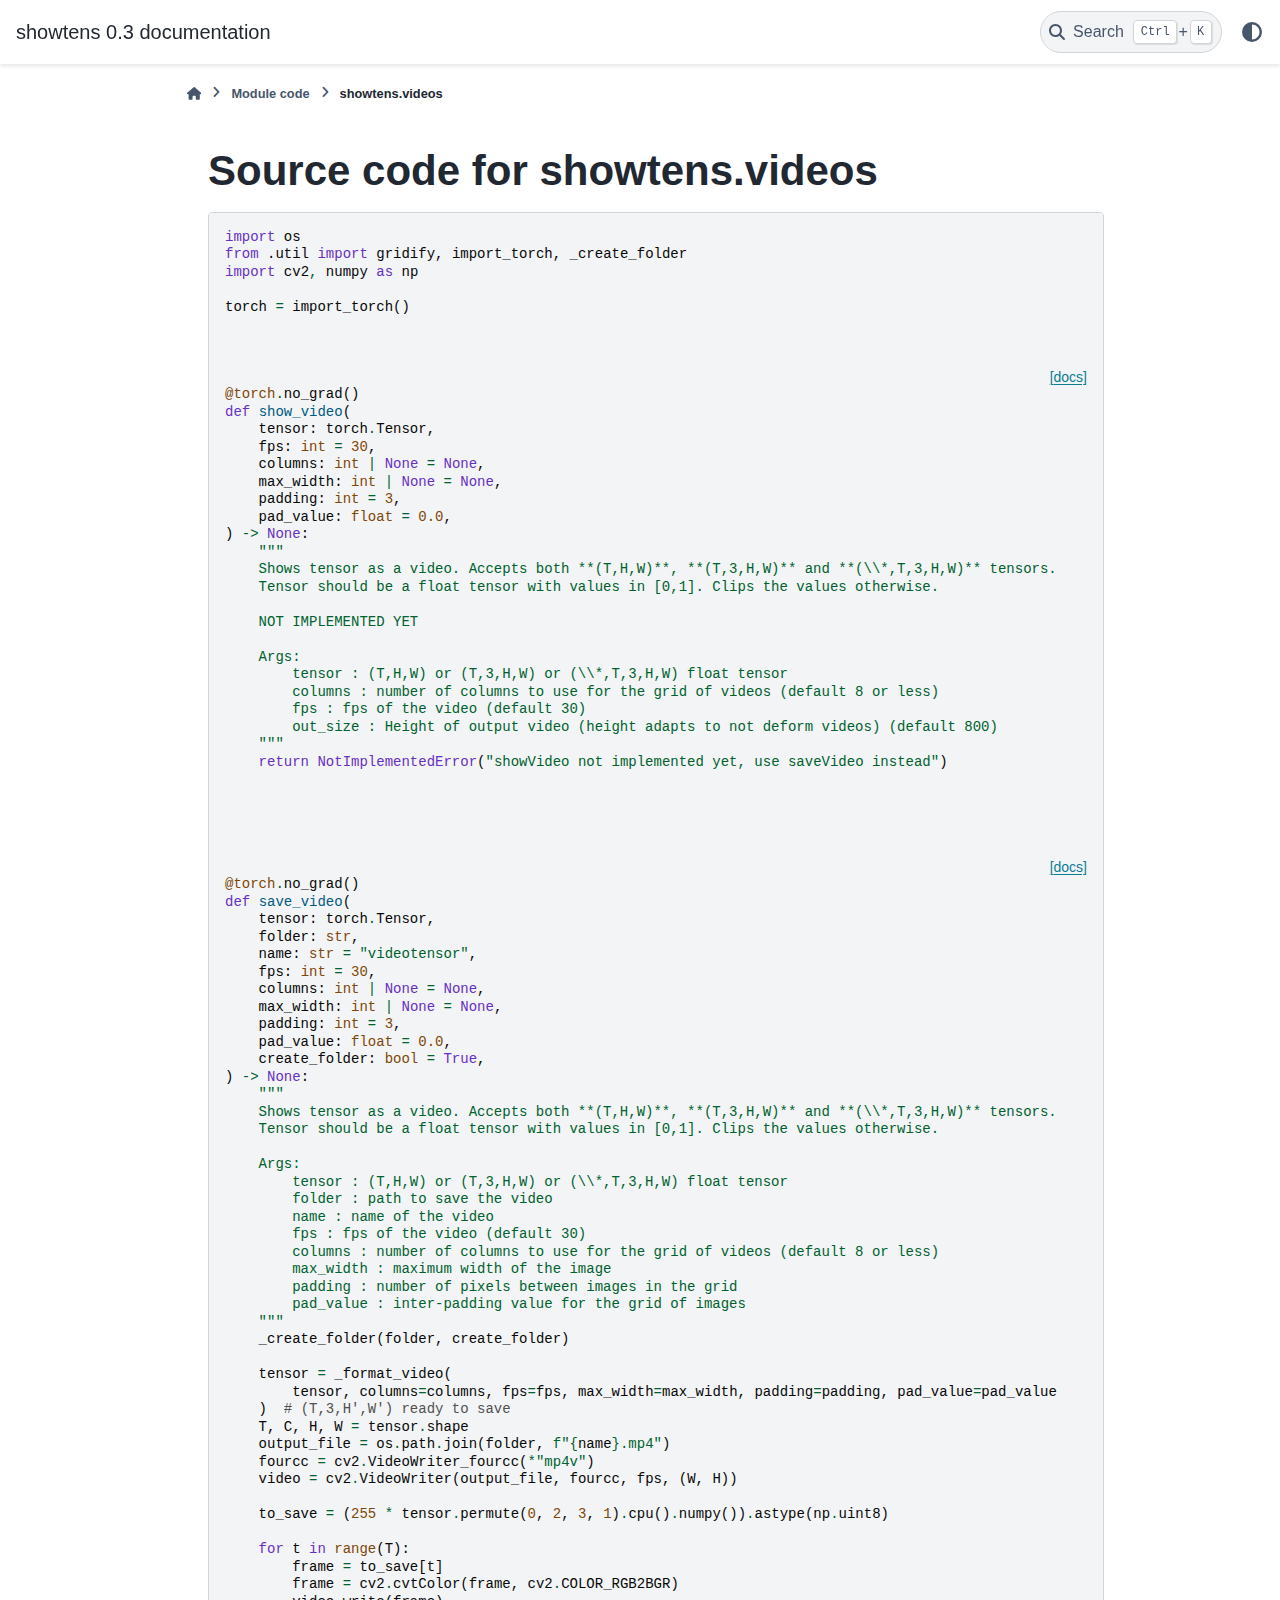
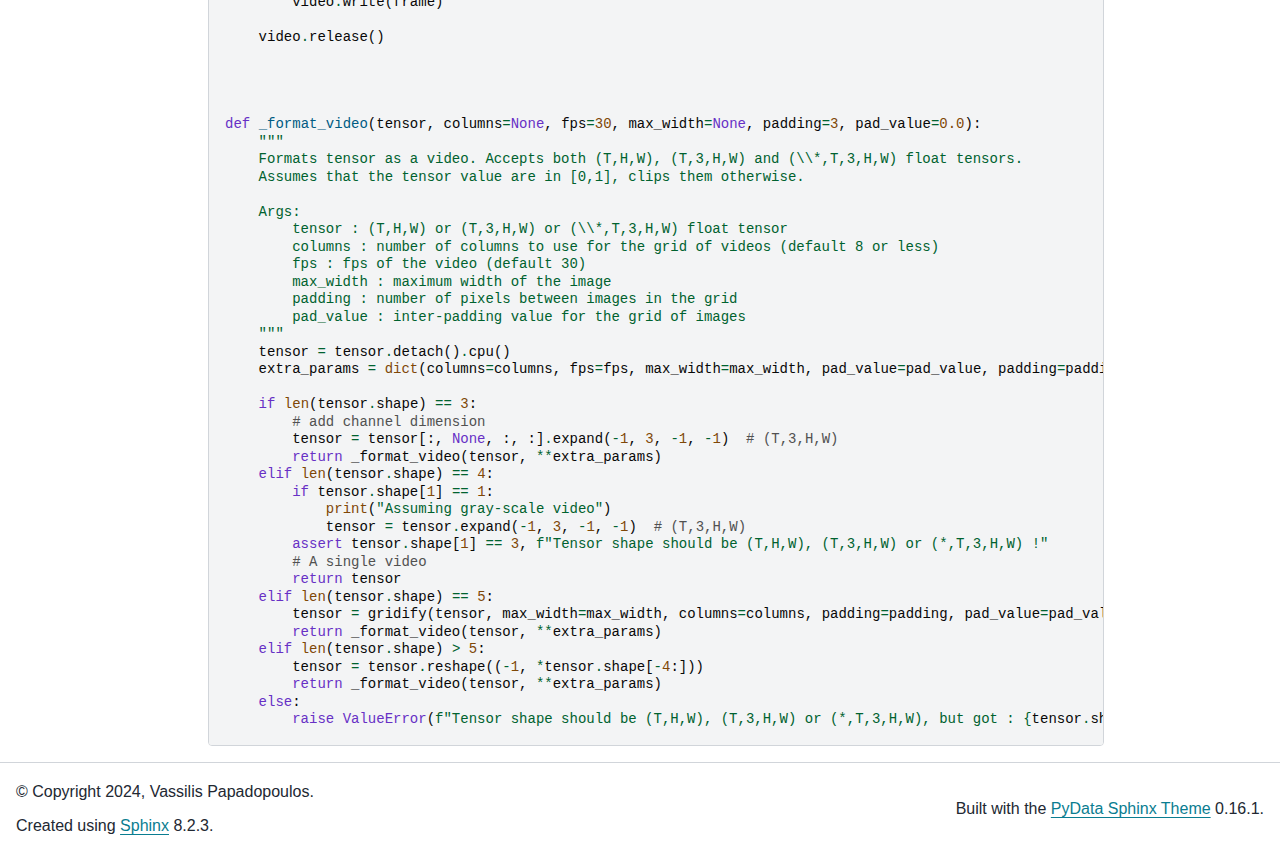
<file: _modules/showtens/videos.html>
<!DOCTYPE html>


<html lang="en" data-content_root="../../" >

  <head>
    <meta charset="utf-8" />
    <meta name="viewport" content="width=device-width, initial-scale=1.0" />
    <title>showtens.videos &#8212; showtens 0.3 documentation</title>
  
  
  
  <script data-cfasync="false">
    document.documentElement.dataset.mode = localStorage.getItem("mode") || "";
    document.documentElement.dataset.theme = localStorage.getItem("theme") || "";
  </script>
  <!--
    this give us a css class that will be invisible only if js is disabled
  -->
  <noscript>
    <style>
      .pst-js-only { display: none !important; }

    </style>
  </noscript>
  
  <!-- Loaded before other Sphinx assets -->
  <link href="../../_static/styles/theme.css?digest=8878045cc6db502f8baf" rel="stylesheet" />
<link href="../../_static/styles/pydata-sphinx-theme.css?digest=8878045cc6db502f8baf" rel="stylesheet" />

    <link rel="stylesheet" type="text/css" href="../../_static/pygments.css?v=8f2a1f02" />
    <link rel="stylesheet" type="text/css" href="../../_static/custom.css?v=f9c38fcf" />
  
  <!-- So that users can add custom icons -->
  <script src="../../_static/scripts/fontawesome.js?digest=8878045cc6db502f8baf"></script>
  <!-- Pre-loaded scripts that we'll load fully later -->
  <link rel="preload" as="script" href="../../_static/scripts/bootstrap.js?digest=8878045cc6db502f8baf" />
<link rel="preload" as="script" href="../../_static/scripts/pydata-sphinx-theme.js?digest=8878045cc6db502f8baf" />

    <script src="../../_static/documentation_options.js?v=b489f392"></script>
    <script src="../../_static/doctools.js?v=9bcbadda"></script>
    <script src="../../_static/sphinx_highlight.js?v=dc90522c"></script>
    <script>DOCUMENTATION_OPTIONS.pagename = '_modules/showtens/videos';</script>
    <link rel="index" title="Index" href="../../genindex.html" />
    <link rel="search" title="Search" href="../../search.html" />
  <meta name="viewport" content="width=device-width, initial-scale=1"/>
  <meta name="docsearch:language" content="en"/>
  <meta name="docsearch:version" content="" />
  </head>
  
  
  <body data-bs-spy="scroll" data-bs-target=".bd-toc-nav" data-offset="180" data-bs-root-margin="0px 0px -60%" data-default-mode="">

  
  
  <div id="pst-skip-link" class="skip-link d-print-none"><a href="#main-content">Skip to main content</a></div>
  
  <div id="pst-scroll-pixel-helper"></div>
  
  <button type="button" class="btn rounded-pill" id="pst-back-to-top">
    <i class="fa-solid fa-arrow-up"></i>Back to top</button>

  
  <dialog id="pst-search-dialog">
    
<form class="bd-search d-flex align-items-center"
      action="../../search.html"
      method="get">
  <i class="fa-solid fa-magnifying-glass"></i>
  <input type="search"
         class="form-control"
         name="q"
         placeholder="Search the docs ..."
         aria-label="Search the docs ..."
         autocomplete="off"
         autocorrect="off"
         autocapitalize="off"
         spellcheck="false"/>
  <span class="search-button__kbd-shortcut"><kbd class="kbd-shortcut__modifier">Ctrl</kbd>+<kbd>K</kbd></span>
</form>
  </dialog>

  <div class="pst-async-banner-revealer d-none">
  <aside id="bd-header-version-warning" class="d-none d-print-none" aria-label="Version warning"></aside>
</div>

  
    <header class="bd-header navbar navbar-expand-lg bd-navbar d-print-none">
<div class="bd-header__inner bd-page-width">
  <button class="pst-navbar-icon sidebar-toggle primary-toggle" aria-label="Site navigation">
    <span class="fa-solid fa-bars"></span>
  </button>
  
  
  <div class="col-lg-3 navbar-header-items__start">
    
      <div class="navbar-item">

  
    
  

<a class="navbar-brand logo" href="../../index.html">
  
  
  
  
  
  
    <p class="title logo__title">showtens 0.3 documentation</p>
  
</a></div>
    
  </div>
  
  <div class="col-lg-9 navbar-header-items">
    
    <div class="me-auto navbar-header-items__center">
      
        <div class="navbar-item">
<nav>
  <ul class="bd-navbar-elements navbar-nav">
    
  </ul>
</nav></div>
      
    </div>
    
    
    <div class="navbar-header-items__end">
      
        <div class="navbar-item navbar-persistent--container">
          

<button class="btn search-button-field search-button__button pst-js-only" title="Search" aria-label="Search" data-bs-placement="bottom" data-bs-toggle="tooltip">
 <i class="fa-solid fa-magnifying-glass"></i>
 <span class="search-button__default-text">Search</span>
 <span class="search-button__kbd-shortcut"><kbd class="kbd-shortcut__modifier">Ctrl</kbd>+<kbd class="kbd-shortcut__modifier">K</kbd></span>
</button>
        </div>
      
      
        <div class="navbar-item">

<button class="btn btn-sm nav-link pst-navbar-icon theme-switch-button pst-js-only" aria-label="Color mode" data-bs-title="Color mode"  data-bs-placement="bottom" data-bs-toggle="tooltip">
  <i class="theme-switch fa-solid fa-sun                fa-lg" data-mode="light" title="Light"></i>
  <i class="theme-switch fa-solid fa-moon               fa-lg" data-mode="dark"  title="Dark"></i>
  <i class="theme-switch fa-solid fa-circle-half-stroke fa-lg" data-mode="auto"  title="System Settings"></i>
</button></div>
      
    </div>
    
  </div>
  
  
    <div class="navbar-persistent--mobile">

<button class="btn search-button-field search-button__button pst-js-only" title="Search" aria-label="Search" data-bs-placement="bottom" data-bs-toggle="tooltip">
 <i class="fa-solid fa-magnifying-glass"></i>
 <span class="search-button__default-text">Search</span>
 <span class="search-button__kbd-shortcut"><kbd class="kbd-shortcut__modifier">Ctrl</kbd>+<kbd class="kbd-shortcut__modifier">K</kbd></span>
</button>
    </div>
  

  
</div>

    </header>
  

  <div class="bd-container">
    <div class="bd-container__inner bd-page-width">
      
      
      
        
      
      <dialog id="pst-primary-sidebar-modal"></dialog>
      <div id="pst-primary-sidebar" class="bd-sidebar-primary bd-sidebar hide-on-wide">
        

  
  <div class="sidebar-header-items sidebar-primary__section">
    
    
      <div class="sidebar-header-items__center">
        
          
          
            <div class="navbar-item">
<nav>
  <ul class="bd-navbar-elements navbar-nav">
    
  </ul>
</nav></div>
          
        
      </div>
    
    
    
      <div class="sidebar-header-items__end">
        
          <div class="navbar-item">

<button class="btn btn-sm nav-link pst-navbar-icon theme-switch-button pst-js-only" aria-label="Color mode" data-bs-title="Color mode"  data-bs-placement="bottom" data-bs-toggle="tooltip">
  <i class="theme-switch fa-solid fa-sun                fa-lg" data-mode="light" title="Light"></i>
  <i class="theme-switch fa-solid fa-moon               fa-lg" data-mode="dark"  title="Dark"></i>
  <i class="theme-switch fa-solid fa-circle-half-stroke fa-lg" data-mode="auto"  title="System Settings"></i>
</button></div>
        
      </div>
    
  </div>
  
  
  <div class="sidebar-primary-items__end sidebar-primary__section">
      <div class="sidebar-primary-item">
<div id="ethical-ad-placement"
      class="flat"
      data-ea-publisher="readthedocs"
      data-ea-type="readthedocs-sidebar"
      data-ea-manual="true">
</div></div>
  </div>


      </div>
      
      <main id="main-content" class="bd-main" role="main">
        
        
          <div class="bd-content">
            <div class="bd-article-container">
              
              <div class="bd-header-article d-print-none">
<div class="header-article-items header-article__inner">
  
    <div class="header-article-items__start">
      
        <div class="header-article-item">

<nav aria-label="Breadcrumb" class="d-print-none">
  <ul class="bd-breadcrumbs">
    
    <li class="breadcrumb-item breadcrumb-home">
      <a href="../../index.html" class="nav-link" aria-label="Home">
        <i class="fa-solid fa-home"></i>
      </a>
    </li>
    
    <li class="breadcrumb-item"><a href="../index.html" class="nav-link">Module code</a></li>
    
    <li class="breadcrumb-item active" aria-current="page"><span class="ellipsis">showtens.videos</span></li>
  </ul>
</nav>
</div>
      
    </div>
  
  
</div>
</div>
              
              
              
                
<div id="searchbox"></div>
                <article class="bd-article">
                  
  <h1>Source code for showtens.videos</h1><div class="highlight"><pre>
<span></span><span class="kn">import</span><span class="w"> </span><span class="nn">os</span>
<span class="kn">from</span><span class="w"> </span><span class="nn">.util</span><span class="w"> </span><span class="kn">import</span> <span class="n">gridify</span><span class="p">,</span> <span class="n">import_torch</span><span class="p">,</span> <span class="n">_create_folder</span>
<span class="kn">import</span><span class="w"> </span><span class="nn">cv2</span><span class="o">,</span><span class="w"> </span><span class="nn">numpy</span><span class="w"> </span><span class="k">as</span><span class="w"> </span><span class="nn">np</span>

<span class="n">torch</span> <span class="o">=</span> <span class="n">import_torch</span><span class="p">()</span>


<div class="viewcode-block" id="show_video">
<a class="viewcode-back" href="../../index.html#showtens.show_video">[docs]</a>
<span class="nd">@torch</span><span class="o">.</span><span class="n">no_grad</span><span class="p">()</span>
<span class="k">def</span><span class="w"> </span><span class="nf">show_video</span><span class="p">(</span>
    <span class="n">tensor</span><span class="p">:</span> <span class="n">torch</span><span class="o">.</span><span class="n">Tensor</span><span class="p">,</span>
    <span class="n">fps</span><span class="p">:</span> <span class="nb">int</span> <span class="o">=</span> <span class="mi">30</span><span class="p">,</span>
    <span class="n">columns</span><span class="p">:</span> <span class="nb">int</span> <span class="o">|</span> <span class="kc">None</span> <span class="o">=</span> <span class="kc">None</span><span class="p">,</span>
    <span class="n">max_width</span><span class="p">:</span> <span class="nb">int</span> <span class="o">|</span> <span class="kc">None</span> <span class="o">=</span> <span class="kc">None</span><span class="p">,</span>
    <span class="n">padding</span><span class="p">:</span> <span class="nb">int</span> <span class="o">=</span> <span class="mi">3</span><span class="p">,</span>
    <span class="n">pad_value</span><span class="p">:</span> <span class="nb">float</span> <span class="o">=</span> <span class="mf">0.0</span><span class="p">,</span>
<span class="p">)</span> <span class="o">-&gt;</span> <span class="kc">None</span><span class="p">:</span>
<span class="w">    </span><span class="sd">&quot;&quot;&quot;</span>
<span class="sd">    Shows tensor as a video. Accepts both **(T,H,W)**, **(T,3,H,W)** and **(\\*,T,3,H,W)** tensors.</span>
<span class="sd">    Tensor should be a float tensor with values in [0,1]. Clips the values otherwise.</span>

<span class="sd">    NOT IMPLEMENTED YET</span>

<span class="sd">    Args:</span>
<span class="sd">        tensor : (T,H,W) or (T,3,H,W) or (\\*,T,3,H,W) float tensor</span>
<span class="sd">        columns : number of columns to use for the grid of videos (default 8 or less)</span>
<span class="sd">        fps : fps of the video (default 30)</span>
<span class="sd">        out_size : Height of output video (height adapts to not deform videos) (default 800)</span>
<span class="sd">    &quot;&quot;&quot;</span>
    <span class="k">return</span> <span class="ne">NotImplementedError</span><span class="p">(</span><span class="s2">&quot;showVideo not implemented yet, use saveVideo instead&quot;</span><span class="p">)</span></div>



<div class="viewcode-block" id="save_video">
<a class="viewcode-back" href="../../index.html#showtens.save_video">[docs]</a>
<span class="nd">@torch</span><span class="o">.</span><span class="n">no_grad</span><span class="p">()</span>
<span class="k">def</span><span class="w"> </span><span class="nf">save_video</span><span class="p">(</span>
    <span class="n">tensor</span><span class="p">:</span> <span class="n">torch</span><span class="o">.</span><span class="n">Tensor</span><span class="p">,</span>
    <span class="n">folder</span><span class="p">:</span> <span class="nb">str</span><span class="p">,</span>
    <span class="n">name</span><span class="p">:</span> <span class="nb">str</span> <span class="o">=</span> <span class="s2">&quot;videotensor&quot;</span><span class="p">,</span>
    <span class="n">fps</span><span class="p">:</span> <span class="nb">int</span> <span class="o">=</span> <span class="mi">30</span><span class="p">,</span>
    <span class="n">columns</span><span class="p">:</span> <span class="nb">int</span> <span class="o">|</span> <span class="kc">None</span> <span class="o">=</span> <span class="kc">None</span><span class="p">,</span>
    <span class="n">max_width</span><span class="p">:</span> <span class="nb">int</span> <span class="o">|</span> <span class="kc">None</span> <span class="o">=</span> <span class="kc">None</span><span class="p">,</span>
    <span class="n">padding</span><span class="p">:</span> <span class="nb">int</span> <span class="o">=</span> <span class="mi">3</span><span class="p">,</span>
    <span class="n">pad_value</span><span class="p">:</span> <span class="nb">float</span> <span class="o">=</span> <span class="mf">0.0</span><span class="p">,</span>
    <span class="n">create_folder</span><span class="p">:</span> <span class="nb">bool</span> <span class="o">=</span> <span class="kc">True</span><span class="p">,</span>
<span class="p">)</span> <span class="o">-&gt;</span> <span class="kc">None</span><span class="p">:</span>
<span class="w">    </span><span class="sd">&quot;&quot;&quot;</span>
<span class="sd">    Shows tensor as a video. Accepts both **(T,H,W)**, **(T,3,H,W)** and **(\\*,T,3,H,W)** tensors.</span>
<span class="sd">    Tensor should be a float tensor with values in [0,1]. Clips the values otherwise.</span>

<span class="sd">    Args:</span>
<span class="sd">        tensor : (T,H,W) or (T,3,H,W) or (\\*,T,3,H,W) float tensor</span>
<span class="sd">        folder : path to save the video</span>
<span class="sd">        name : name of the video</span>
<span class="sd">        fps : fps of the video (default 30)</span>
<span class="sd">        columns : number of columns to use for the grid of videos (default 8 or less)</span>
<span class="sd">        max_width : maximum width of the image</span>
<span class="sd">        padding : number of pixels between images in the grid</span>
<span class="sd">        pad_value : inter-padding value for the grid of images</span>
<span class="sd">    &quot;&quot;&quot;</span>
    <span class="n">_create_folder</span><span class="p">(</span><span class="n">folder</span><span class="p">,</span> <span class="n">create_folder</span><span class="p">)</span>

    <span class="n">tensor</span> <span class="o">=</span> <span class="n">_format_video</span><span class="p">(</span>
        <span class="n">tensor</span><span class="p">,</span> <span class="n">columns</span><span class="o">=</span><span class="n">columns</span><span class="p">,</span> <span class="n">fps</span><span class="o">=</span><span class="n">fps</span><span class="p">,</span> <span class="n">max_width</span><span class="o">=</span><span class="n">max_width</span><span class="p">,</span> <span class="n">padding</span><span class="o">=</span><span class="n">padding</span><span class="p">,</span> <span class="n">pad_value</span><span class="o">=</span><span class="n">pad_value</span>
    <span class="p">)</span>  <span class="c1"># (T,3,H&#39;,W&#39;) ready to save</span>
    <span class="n">T</span><span class="p">,</span> <span class="n">C</span><span class="p">,</span> <span class="n">H</span><span class="p">,</span> <span class="n">W</span> <span class="o">=</span> <span class="n">tensor</span><span class="o">.</span><span class="n">shape</span>
    <span class="n">output_file</span> <span class="o">=</span> <span class="n">os</span><span class="o">.</span><span class="n">path</span><span class="o">.</span><span class="n">join</span><span class="p">(</span><span class="n">folder</span><span class="p">,</span> <span class="sa">f</span><span class="s2">&quot;</span><span class="si">{</span><span class="n">name</span><span class="si">}</span><span class="s2">.mp4&quot;</span><span class="p">)</span>
    <span class="n">fourcc</span> <span class="o">=</span> <span class="n">cv2</span><span class="o">.</span><span class="n">VideoWriter_fourcc</span><span class="p">(</span><span class="o">*</span><span class="s2">&quot;mp4v&quot;</span><span class="p">)</span>
    <span class="n">video</span> <span class="o">=</span> <span class="n">cv2</span><span class="o">.</span><span class="n">VideoWriter</span><span class="p">(</span><span class="n">output_file</span><span class="p">,</span> <span class="n">fourcc</span><span class="p">,</span> <span class="n">fps</span><span class="p">,</span> <span class="p">(</span><span class="n">W</span><span class="p">,</span> <span class="n">H</span><span class="p">))</span>

    <span class="n">to_save</span> <span class="o">=</span> <span class="p">(</span><span class="mi">255</span> <span class="o">*</span> <span class="n">tensor</span><span class="o">.</span><span class="n">permute</span><span class="p">(</span><span class="mi">0</span><span class="p">,</span> <span class="mi">2</span><span class="p">,</span> <span class="mi">3</span><span class="p">,</span> <span class="mi">1</span><span class="p">)</span><span class="o">.</span><span class="n">cpu</span><span class="p">()</span><span class="o">.</span><span class="n">numpy</span><span class="p">())</span><span class="o">.</span><span class="n">astype</span><span class="p">(</span><span class="n">np</span><span class="o">.</span><span class="n">uint8</span><span class="p">)</span>

    <span class="k">for</span> <span class="n">t</span> <span class="ow">in</span> <span class="nb">range</span><span class="p">(</span><span class="n">T</span><span class="p">):</span>
        <span class="n">frame</span> <span class="o">=</span> <span class="n">to_save</span><span class="p">[</span><span class="n">t</span><span class="p">]</span>
        <span class="n">frame</span> <span class="o">=</span> <span class="n">cv2</span><span class="o">.</span><span class="n">cvtColor</span><span class="p">(</span><span class="n">frame</span><span class="p">,</span> <span class="n">cv2</span><span class="o">.</span><span class="n">COLOR_RGB2BGR</span><span class="p">)</span>
        <span class="n">video</span><span class="o">.</span><span class="n">write</span><span class="p">(</span><span class="n">frame</span><span class="p">)</span>

    <span class="n">video</span><span class="o">.</span><span class="n">release</span><span class="p">()</span></div>



<span class="k">def</span><span class="w"> </span><span class="nf">_format_video</span><span class="p">(</span><span class="n">tensor</span><span class="p">,</span> <span class="n">columns</span><span class="o">=</span><span class="kc">None</span><span class="p">,</span> <span class="n">fps</span><span class="o">=</span><span class="mi">30</span><span class="p">,</span> <span class="n">max_width</span><span class="o">=</span><span class="kc">None</span><span class="p">,</span> <span class="n">padding</span><span class="o">=</span><span class="mi">3</span><span class="p">,</span> <span class="n">pad_value</span><span class="o">=</span><span class="mf">0.0</span><span class="p">):</span>
<span class="w">    </span><span class="sd">&quot;&quot;&quot;</span>
<span class="sd">    Formats tensor as a video. Accepts both (T,H,W), (T,3,H,W) and (\\*,T,3,H,W) float tensors.</span>
<span class="sd">    Assumes that the tensor value are in [0,1], clips them otherwise.</span>

<span class="sd">    Args:</span>
<span class="sd">        tensor : (T,H,W) or (T,3,H,W) or (\\*,T,3,H,W) float tensor</span>
<span class="sd">        columns : number of columns to use for the grid of videos (default 8 or less)</span>
<span class="sd">        fps : fps of the video (default 30)</span>
<span class="sd">        max_width : maximum width of the image</span>
<span class="sd">        padding : number of pixels between images in the grid</span>
<span class="sd">        pad_value : inter-padding value for the grid of images</span>
<span class="sd">    &quot;&quot;&quot;</span>
    <span class="n">tensor</span> <span class="o">=</span> <span class="n">tensor</span><span class="o">.</span><span class="n">detach</span><span class="p">()</span><span class="o">.</span><span class="n">cpu</span><span class="p">()</span>
    <span class="n">extra_params</span> <span class="o">=</span> <span class="nb">dict</span><span class="p">(</span><span class="n">columns</span><span class="o">=</span><span class="n">columns</span><span class="p">,</span> <span class="n">fps</span><span class="o">=</span><span class="n">fps</span><span class="p">,</span> <span class="n">max_width</span><span class="o">=</span><span class="n">max_width</span><span class="p">,</span> <span class="n">pad_value</span><span class="o">=</span><span class="n">pad_value</span><span class="p">,</span> <span class="n">padding</span><span class="o">=</span><span class="n">padding</span><span class="p">)</span>

    <span class="k">if</span> <span class="nb">len</span><span class="p">(</span><span class="n">tensor</span><span class="o">.</span><span class="n">shape</span><span class="p">)</span> <span class="o">==</span> <span class="mi">3</span><span class="p">:</span>
        <span class="c1"># add channel dimension</span>
        <span class="n">tensor</span> <span class="o">=</span> <span class="n">tensor</span><span class="p">[:,</span> <span class="kc">None</span><span class="p">,</span> <span class="p">:,</span> <span class="p">:]</span><span class="o">.</span><span class="n">expand</span><span class="p">(</span><span class="o">-</span><span class="mi">1</span><span class="p">,</span> <span class="mi">3</span><span class="p">,</span> <span class="o">-</span><span class="mi">1</span><span class="p">,</span> <span class="o">-</span><span class="mi">1</span><span class="p">)</span>  <span class="c1"># (T,3,H,W)</span>
        <span class="k">return</span> <span class="n">_format_video</span><span class="p">(</span><span class="n">tensor</span><span class="p">,</span> <span class="o">**</span><span class="n">extra_params</span><span class="p">)</span>
    <span class="k">elif</span> <span class="nb">len</span><span class="p">(</span><span class="n">tensor</span><span class="o">.</span><span class="n">shape</span><span class="p">)</span> <span class="o">==</span> <span class="mi">4</span><span class="p">:</span>
        <span class="k">if</span> <span class="n">tensor</span><span class="o">.</span><span class="n">shape</span><span class="p">[</span><span class="mi">1</span><span class="p">]</span> <span class="o">==</span> <span class="mi">1</span><span class="p">:</span>
            <span class="nb">print</span><span class="p">(</span><span class="s2">&quot;Assuming gray-scale video&quot;</span><span class="p">)</span>
            <span class="n">tensor</span> <span class="o">=</span> <span class="n">tensor</span><span class="o">.</span><span class="n">expand</span><span class="p">(</span><span class="o">-</span><span class="mi">1</span><span class="p">,</span> <span class="mi">3</span><span class="p">,</span> <span class="o">-</span><span class="mi">1</span><span class="p">,</span> <span class="o">-</span><span class="mi">1</span><span class="p">)</span>  <span class="c1"># (T,3,H,W)</span>
        <span class="k">assert</span> <span class="n">tensor</span><span class="o">.</span><span class="n">shape</span><span class="p">[</span><span class="mi">1</span><span class="p">]</span> <span class="o">==</span> <span class="mi">3</span><span class="p">,</span> <span class="sa">f</span><span class="s2">&quot;Tensor shape should be (T,H,W), (T,3,H,W) or (*,T,3,H,W) !&quot;</span>
        <span class="c1"># A single video</span>
        <span class="k">return</span> <span class="n">tensor</span>
    <span class="k">elif</span> <span class="nb">len</span><span class="p">(</span><span class="n">tensor</span><span class="o">.</span><span class="n">shape</span><span class="p">)</span> <span class="o">==</span> <span class="mi">5</span><span class="p">:</span>
        <span class="n">tensor</span> <span class="o">=</span> <span class="n">gridify</span><span class="p">(</span><span class="n">tensor</span><span class="p">,</span> <span class="n">max_width</span><span class="o">=</span><span class="n">max_width</span><span class="p">,</span> <span class="n">columns</span><span class="o">=</span><span class="n">columns</span><span class="p">,</span> <span class="n">padding</span><span class="o">=</span><span class="n">padding</span><span class="p">,</span> <span class="n">pad_value</span><span class="o">=</span><span class="n">pad_value</span><span class="p">)</span>
        <span class="k">return</span> <span class="n">_format_video</span><span class="p">(</span><span class="n">tensor</span><span class="p">,</span> <span class="o">**</span><span class="n">extra_params</span><span class="p">)</span>
    <span class="k">elif</span> <span class="nb">len</span><span class="p">(</span><span class="n">tensor</span><span class="o">.</span><span class="n">shape</span><span class="p">)</span> <span class="o">&gt;</span> <span class="mi">5</span><span class="p">:</span>
        <span class="n">tensor</span> <span class="o">=</span> <span class="n">tensor</span><span class="o">.</span><span class="n">reshape</span><span class="p">((</span><span class="o">-</span><span class="mi">1</span><span class="p">,</span> <span class="o">*</span><span class="n">tensor</span><span class="o">.</span><span class="n">shape</span><span class="p">[</span><span class="o">-</span><span class="mi">4</span><span class="p">:]))</span>
        <span class="k">return</span> <span class="n">_format_video</span><span class="p">(</span><span class="n">tensor</span><span class="p">,</span> <span class="o">**</span><span class="n">extra_params</span><span class="p">)</span>
    <span class="k">else</span><span class="p">:</span>
        <span class="k">raise</span> <span class="ne">ValueError</span><span class="p">(</span><span class="sa">f</span><span class="s2">&quot;Tensor shape should be (T,H,W), (T,3,H,W) or (*,T,3,H,W), but got : </span><span class="si">{</span><span class="n">tensor</span><span class="o">.</span><span class="n">shape</span><span class="si">}</span><span class="s2"> !&quot;</span><span class="p">)</span>
</pre></div>

                </article>
              
              
              
              
              
                <footer class="prev-next-footer d-print-none">
                  
<div class="prev-next-area">
</div>
                </footer>
              
            </div>
            
            
              
            
          </div>
          <footer class="bd-footer-content">
            
          </footer>
        
      </main>
    </div>
  </div>
  
  <!-- Scripts loaded after <body> so the DOM is not blocked -->
  <script defer src="../../_static/scripts/bootstrap.js?digest=8878045cc6db502f8baf"></script>
<script defer src="../../_static/scripts/pydata-sphinx-theme.js?digest=8878045cc6db502f8baf"></script>

  <footer class="bd-footer">
<div class="bd-footer__inner bd-page-width">
  
    <div class="footer-items__start">
      
        <div class="footer-item">

  <p class="copyright">
    
      © Copyright 2024, Vassilis Papadopoulos.
      <br/>
    
  </p>
</div>
      
        <div class="footer-item">

  <p class="sphinx-version">
    Created using <a href="https://www.sphinx-doc.org/">Sphinx</a> 8.2.3.
    <br/>
  </p>
</div>
      
    </div>
  
  
  
    <div class="footer-items__end">
      
        <div class="footer-item">
<p class="theme-version">
  <!-- # L10n: Setting the PST URL as an argument as this does not need to be localized -->
  Built with the <a href="https://pydata-sphinx-theme.readthedocs.io/en/stable/index.html">PyData Sphinx Theme</a> 0.16.1.
</p></div>
      
    </div>
  
</div>

  </footer>
  </body>
</html>
</file>
<file: _static/styles/theme.css>
/* Provided by Sphinx's 'basic' theme, and included in the final set of assets */
@import "../basic.css";
</file>
<file: _static/pygments.css>
html[data-theme="light"] .highlight pre { line-height: 125%; }
html[data-theme="light"] .highlight td.linenos .normal { color: inherit; background-color: transparent; padding-left: 5px; padding-right: 5px; }
html[data-theme="light"] .highlight span.linenos { color: inherit; background-color: transparent; padding-left: 5px; padding-right: 5px; }
html[data-theme="light"] .highlight td.linenos .special { color: #000000; background-color: #ffffc0; padding-left: 5px; padding-right: 5px; }
html[data-theme="light"] .highlight span.linenos.special { color: #000000; background-color: #ffffc0; padding-left: 5px; padding-right: 5px; }
html[data-theme="light"] .highlight .hll { background-color: #fae4c2 }
html[data-theme="light"] .highlight { background: #fefefe; color: #080808 }
html[data-theme="light"] .highlight .c { color: #515151 } /* Comment */
html[data-theme="light"] .highlight .err { color: #A12236 } /* Error */
html[data-theme="light"] .highlight .k { color: #6730C5 } /* Keyword */
html[data-theme="light"] .highlight .l { color: #7F4707 } /* Literal */
html[data-theme="light"] .highlight .n { color: #080808 } /* Name */
html[data-theme="light"] .highlight .o { color: #00622F } /* Operator */
html[data-theme="light"] .highlight .p { color: #080808 } /* Punctuation */
html[data-theme="light"] .highlight .ch { color: #515151 } /* Comment.Hashbang */
html[data-theme="light"] .highlight .cm { color: #515151 } /* Comment.Multiline */
html[data-theme="light"] .highlight .cp { color: #515151 } /* Comment.Preproc */
html[data-theme="light"] .highlight .cpf { color: #515151 } /* Comment.PreprocFile */
html[data-theme="light"] .highlight .c1 { color: #515151 } /* Comment.Single */
html[data-theme="light"] .highlight .cs { color: #515151 } /* Comment.Special */
html[data-theme="light"] .highlight .gd { color: #005B82 } /* Generic.Deleted */
html[data-theme="light"] .highlight .ge { font-style: italic } /* Generic.Emph */
html[data-theme="light"] .highlight .gh { color: #005B82 } /* Generic.Heading */
html[data-theme="light"] .highlight .gs { font-weight: bold } /* Generic.Strong */
html[data-theme="light"] .highlight .gu { color: #005B82 } /* Generic.Subheading */
html[data-theme="light"] .highlight .kc { color: #6730C5 } /* Keyword.Constant */
html[data-theme="light"] .highlight .kd { color: #6730C5 } /* Keyword.Declaration */
html[data-theme="light"] .highlight .kn { color: #6730C5 } /* Keyword.Namespace */
html[data-theme="light"] .highlight .kp { color: #6730C5 } /* Keyword.Pseudo */
html[data-theme="light"] .highlight .kr { color: #6730C5 } /* Keyword.Reserved */
html[data-theme="light"] .highlight .kt { color: #7F4707 } /* Keyword.Type */
html[data-theme="light"] .highlight .ld { color: #7F4707 } /* Literal.Date */
html[data-theme="light"] .highlight .m { color: #7F4707 } /* Literal.Number */
html[data-theme="light"] .highlight .s { color: #00622F } /* Literal.String */
html[data-theme="light"] .highlight .na { color: #912583 } /* Name.Attribute */
html[data-theme="light"] .highlight .nb { color: #7F4707 } /* Name.Builtin */
html[data-theme="light"] .highlight .nc { color: #005B82 } /* Name.Class */
html[data-theme="light"] .highlight .no { color: #005B82 } /* Name.Constant */
html[data-theme="light"] .highlight .nd { color: #7F4707 } /* Name.Decorator */
html[data-theme="light"] .highlight .ni { color: #00622F } /* Name.Entity */
html[data-theme="light"] .highlight .ne { color: #6730C5 } /* Name.Exception */
html[data-theme="light"] .highlight .nf { color: #005B82 } /* Name.Function */
html[data-theme="light"] .highlight .nl { color: #7F4707 } /* Name.Label */
html[data-theme="light"] .highlight .nn { color: #080808 } /* Name.Namespace */
html[data-theme="light"] .highlight .nx { color: #080808 } /* Name.Other */
html[data-theme="light"] .highlight .py { color: #005B82 } /* Name.Property */
html[data-theme="light"] .highlight .nt { color: #005B82 } /* Name.Tag */
html[data-theme="light"] .highlight .nv { color: #A12236 } /* Name.Variable */
html[data-theme="light"] .highlight .ow { color: #6730C5 } /* Operator.Word */
html[data-theme="light"] .highlight .pm { color: #080808 } /* Punctuation.Marker */
html[data-theme="light"] .highlight .w { color: #080808 } /* Text.Whitespace */
html[data-theme="light"] .highlight .mb { color: #7F4707 } /* Literal.Number.Bin */
html[data-theme="light"] .highlight .mf { color: #7F4707 } /* Literal.Number.Float */
html[data-theme="light"] .highlight .mh { color: #7F4707 } /* Literal.Number.Hex */
html[data-theme="light"] .highlight .mi { color: #7F4707 } /* Literal.Number.Integer */
html[data-theme="light"] .highlight .mo { color: #7F4707 } /* Literal.Number.Oct */
html[data-theme="light"] .highlight .sa { color: #00622F } /* Literal.String.Affix */
html[data-theme="light"] .highlight .sb { color: #00622F } /* Literal.String.Backtick */
html[data-theme="light"] .highlight .sc { color: #00622F } /* Literal.String.Char */
html[data-theme="light"] .highlight .dl { color: #00622F } /* Literal.String.Delimiter */
html[data-theme="light"] .highlight .sd { color: #00622F } /* Literal.String.Doc */
html[data-theme="light"] .highlight .s2 { color: #00622F } /* Literal.String.Double */
html[data-theme="light"] .highlight .se { color: #00622F } /* Literal.String.Escape */
html[data-theme="light"] .highlight .sh { color: #00622F } /* Literal.String.Heredoc */
html[data-theme="light"] .highlight .si { color: #00622F } /* Literal.String.Interpol */
html[data-theme="light"] .highlight .sx { color: #00622F } /* Literal.String.Other */
html[data-theme="light"] .highlight .sr { color: #A12236 } /* Literal.String.Regex */
html[data-theme="light"] .highlight .s1 { color: #00622F } /* Literal.String.Single */
html[data-theme="light"] .highlight .ss { color: #005B82 } /* Literal.String.Symbol */
html[data-theme="light"] .highlight .bp { color: #7F4707 } /* Name.Builtin.Pseudo */
html[data-theme="light"] .highlight .fm { color: #005B82 } /* Name.Function.Magic */
html[data-theme="light"] .highlight .vc { color: #A12236 } /* Name.Variable.Class */
html[data-theme="light"] .highlight .vg { color: #A12236 } /* Name.Variable.Global */
html[data-theme="light"] .highlight .vi { color: #A12236 } /* Name.Variable.Instance */
html[data-theme="light"] .highlight .vm { color: #7F4707 } /* Name.Variable.Magic */
html[data-theme="light"] .highlight .il { color: #7F4707 } /* Literal.Number.Integer.Long */
html[data-theme="dark"] .highlight pre { line-height: 125%; }
html[data-theme="dark"] .highlight td.linenos .normal { color: inherit; background-color: transparent; padding-left: 5px; padding-right: 5px; }
html[data-theme="dark"] .highlight span.linenos { color: inherit; background-color: transparent; padding-left: 5px; padding-right: 5px; }
html[data-theme="dark"] .highlight td.linenos .special { color: #000000; background-color: #ffffc0; padding-left: 5px; padding-right: 5px; }
html[data-theme="dark"] .highlight span.linenos.special { color: #000000; background-color: #ffffc0; padding-left: 5px; padding-right: 5px; }
html[data-theme="dark"] .highlight .hll { background-color: #ffd9002e }
html[data-theme="dark"] .highlight { background: #2b2b2b; color: #F8F8F2 }
html[data-theme="dark"] .highlight .c { color: #FFD900 } /* Comment */
html[data-theme="dark"] .highlight .err { color: #FFA07A } /* Error */
html[data-theme="dark"] .highlight .k { color: #DCC6E0 } /* Keyword */
html[data-theme="dark"] .highlight .l { color: #FFD900 } /* Literal */
html[data-theme="dark"] .highlight .n { color: #F8F8F2 } /* Name */
html[data-theme="dark"] .highlight .o { color: #ABE338 } /* Operator */
html[data-theme="dark"] .highlight .p { color: #F8F8F2 } /* Punctuation */
html[data-theme="dark"] .highlight .ch { color: #FFD900 } /* Comment.Hashbang */
html[data-theme="dark"] .highlight .cm { color: #FFD900 } /* Comment.Multiline */
html[data-theme="dark"] .highlight .cp { color: #FFD900 } /* Comment.Preproc */
html[data-theme="dark"] .highlight .cpf { color: #FFD900 } /* Comment.PreprocFile */
html[data-theme="dark"] .highlight .c1 { color: #FFD900 } /* Comment.Single */
html[data-theme="dark"] .highlight .cs { color: #FFD900 } /* Comment.Special */
html[data-theme="dark"] .highlight .gd { color: #00E0E0 } /* Generic.Deleted */
html[data-theme="dark"] .highlight .ge { font-style: italic } /* Generic.Emph */
html[data-theme="dark"] .highlight .gh { color: #00E0E0 } /* Generic.Heading */
html[data-theme="dark"] .highlight .gs { font-weight: bold } /* Generic.Strong */
html[data-theme="dark"] .highlight .gu { color: #00E0E0 } /* Generic.Subheading */
html[data-theme="dark"] .highlight .kc { color: #DCC6E0 } /* Keyword.Constant */
html[data-theme="dark"] .highlight .kd { color: #DCC6E0 } /* Keyword.Declaration */
html[data-theme="dark"] .highlight .kn { color: #DCC6E0 } /* Keyword.Namespace */
html[data-theme="dark"] .highlight .kp { color: #DCC6E0 } /* Keyword.Pseudo */
html[data-theme="dark"] .highlight .kr { color: #DCC6E0 } /* Keyword.Reserved */
html[data-theme="dark"] .highlight .kt { color: #FFD900 } /* Keyword.Type */
html[data-theme="dark"] .highlight .ld { color: #FFD900 } /* Literal.Date */
html[data-theme="dark"] .highlight .m { color: #FFD900 } /* Literal.Number */
html[data-theme="dark"] .highlight .s { color: #ABE338 } /* Literal.String */
html[data-theme="dark"] .highlight .na { color: #FFD900 } /* Name.Attribute */
html[data-theme="dark"] .highlight .nb { color: #FFD900 } /* Name.Builtin */
html[data-theme="dark"] .highlight .nc { color: #00E0E0 } /* Name.Class */
html[data-theme="dark"] .highlight .no { color: #00E0E0 } /* Name.Constant */
html[data-theme="dark"] .highlight .nd { color: #FFD900 } /* Name.Decorator */
html[data-theme="dark"] .highlight .ni { color: #ABE338 } /* Name.Entity */
html[data-theme="dark"] .highlight .ne { color: #DCC6E0 } /* Name.Exception */
html[data-theme="dark"] .highlight .nf { color: #00E0E0 } /* Name.Function */
html[data-theme="dark"] .highlight .nl { color: #FFD900 } /* Name.Label */
html[data-theme="dark"] .highlight .nn { color: #F8F8F2 } /* Name.Namespace */
html[data-theme="dark"] .highlight .nx { color: #F8F8F2 } /* Name.Other */
html[data-theme="dark"] .highlight .py { color: #00E0E0 } /* Name.Property */
html[data-theme="dark"] .highlight .nt { color: #00E0E0 } /* Name.Tag */
html[data-theme="dark"] .highlight .nv { color: #FFA07A } /* Name.Variable */
html[data-theme="dark"] .highlight .ow { color: #DCC6E0 } /* Operator.Word */
html[data-theme="dark"] .highlight .pm { color: #F8F8F2 } /* Punctuation.Marker */
html[data-theme="dark"] .highlight .w { color: #F8F8F2 } /* Text.Whitespace */
html[data-theme="dark"] .highlight .mb { color: #FFD900 } /* Literal.Number.Bin */
html[data-theme="dark"] .highlight .mf { color: #FFD900 } /* Literal.Number.Float */
html[data-theme="dark"] .highlight .mh { color: #FFD900 } /* Literal.Number.Hex */
html[data-theme="dark"] .highlight .mi { color: #FFD900 } /* Literal.Number.Integer */
html[data-theme="dark"] .highlight .mo { color: #FFD900 } /* Literal.Number.Oct */
html[data-theme="dark"] .highlight .sa { color: #ABE338 } /* Literal.String.Affix */
html[data-theme="dark"] .highlight .sb { color: #ABE338 } /* Literal.String.Backtick */
html[data-theme="dark"] .highlight .sc { color: #ABE338 } /* Literal.String.Char */
html[data-theme="dark"] .highlight .dl { color: #ABE338 } /* Literal.String.Delimiter */
html[data-theme="dark"] .highlight .sd { color: #ABE338 } /* Literal.String.Doc */
html[data-theme="dark"] .highlight .s2 { color: #ABE338 } /* Literal.String.Double */
html[data-theme="dark"] .highlight .se { color: #ABE338 } /* Literal.String.Escape */
html[data-theme="dark"] .highlight .sh { color: #ABE338 } /* Literal.String.Heredoc */
html[data-theme="dark"] .highlight .si { color: #ABE338 } /* Literal.String.Interpol */
html[data-theme="dark"] .highlight .sx { color: #ABE338 } /* Literal.String.Other */
html[data-theme="dark"] .highlight .sr { color: #FFA07A } /* Literal.String.Regex */
html[data-theme="dark"] .highlight .s1 { color: #ABE338 } /* Literal.String.Single */
html[data-theme="dark"] .highlight .ss { color: #00E0E0 } /* Literal.String.Symbol */
html[data-theme="dark"] .highlight .bp { color: #FFD900 } /* Name.Builtin.Pseudo */
html[data-theme="dark"] .highlight .fm { color: #00E0E0 } /* Name.Function.Magic */
html[data-theme="dark"] .highlight .vc { color: #FFA07A } /* Name.Variable.Class */
html[data-theme="dark"] .highlight .vg { color: #FFA07A } /* Name.Variable.Global */
html[data-theme="dark"] .highlight .vi { color: #FFA07A } /* Name.Variable.Instance */
html[data-theme="dark"] .highlight .vm { color: #FFD900 } /* Name.Variable.Magic */
html[data-theme="dark"] .highlight .il { color: #FFD900 } /* Literal.Number.Integer.Long */
</file>
<file: _static/custom.css>
/* Add separator between functions */
dl.py.function {
    border-bottom: 1px solid var(--pst-color-border);
    margin-bottom: 2.5em;
    padding-bottom: 2.5em;
}
</file>
